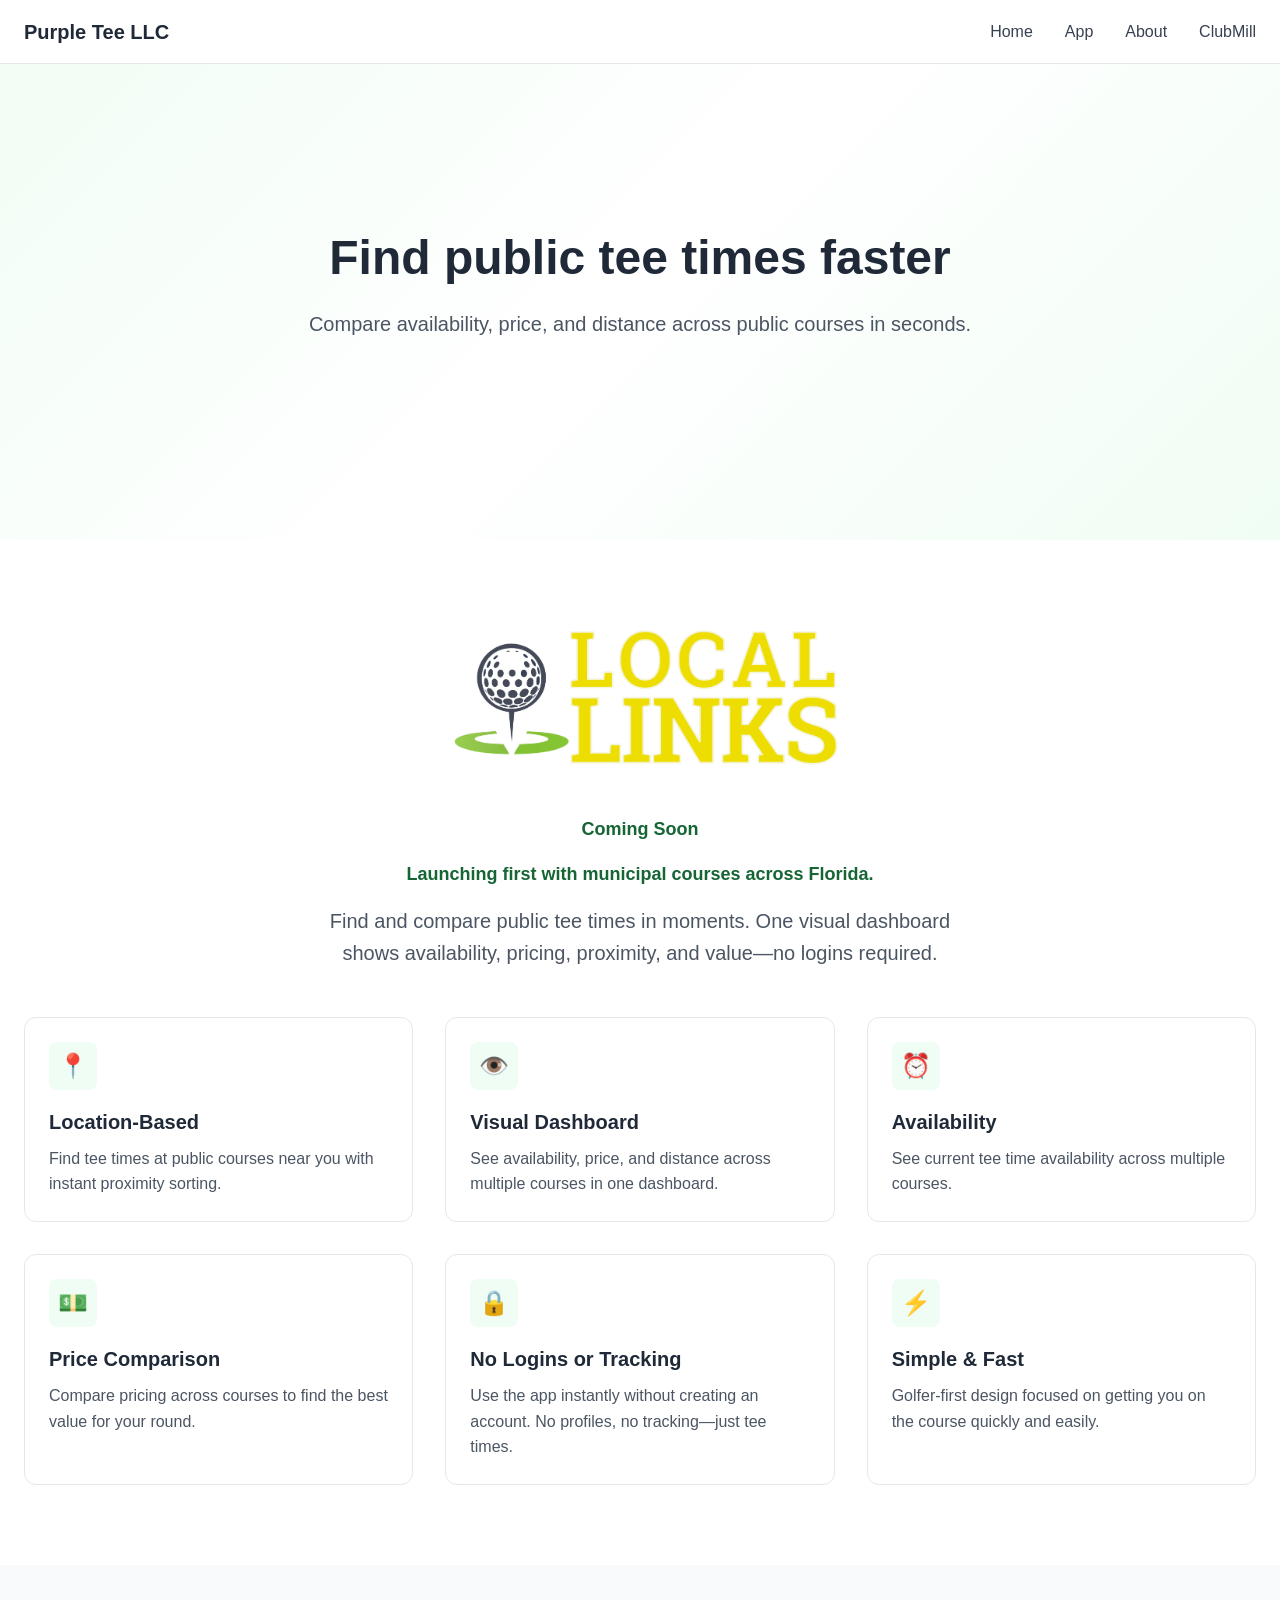
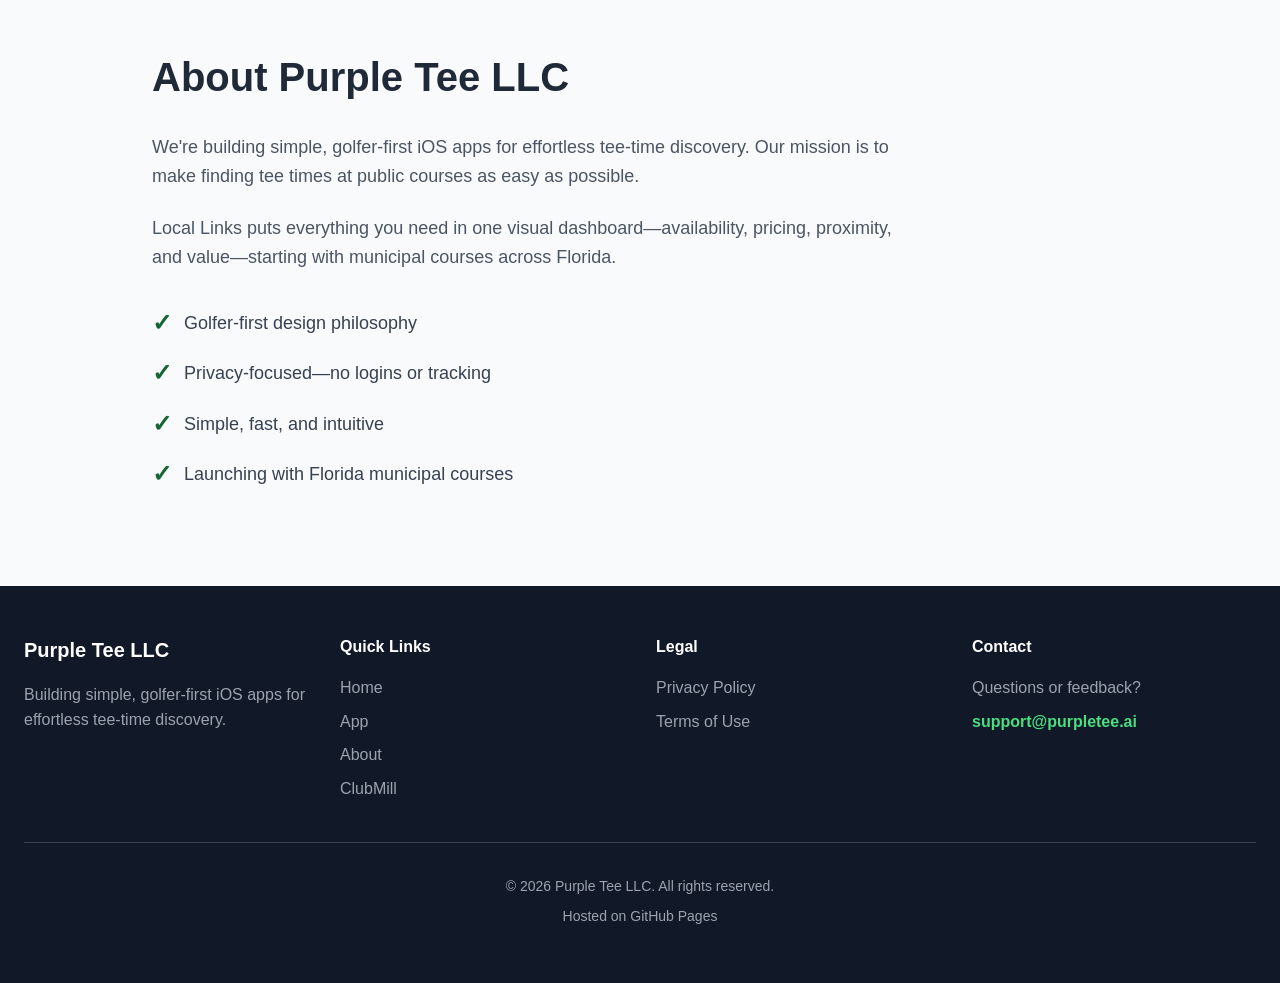
<file: index.html>
<!DOCTYPE html>
<html lang="en">
<head>
    <meta charset="UTF-8">
    <meta name="viewport" content="width=device-width, initial-scale=1.0">

    <meta name="description" content="Purple Tee LLC - Find and compare public tee times across Florida municipal golf courses.">

    <title>Purple Tee LLC - Golf Tee Time Discovery</title>

    <link rel="canonical" href="https://purpletee.ai/">

    <meta name="referrer" content="strict-origin-when-cross-origin">

    <meta http-equiv="Content-Security-Policy"
          content="default-src 'self'; script-src 'self'; style-src 'self' 'unsafe-inline'; img-src 'self'; object-src 'none'; base-uri 'self'; form-action 'self'; upgrade-insecure-requests">

    <link rel="stylesheet" href="styles.css">
</head>

<body>

<header class="header">
    <div class="container header-container">

        <div class="logo">Purple Tee LLC</div>

        <nav class="nav" id="nav">
            <a href="#home" class="nav-link">Home</a>
            <a href="#app" class="nav-link">App</a>
            <a href="#about" class="nav-link">About</a>
            <a href="clubmill.html" class="nav-link">ClubMill</a>
        </nav>

        <button class="menu-toggle" id="menuToggle" aria-label="Toggle menu">
            <span class="menu-icon"></span>
        </button>

    </div>
</header>


<main>

<section id="home" class="hero">

    <div class="hero-bg"></div>

    <div class="container hero-container">
        <div class="hero-content">

            <h1 class="hero-title">
                Find public tee times faster
            </h1>

            <p class="hero-subtitle">
                Compare availability, price, and distance across public courses in seconds.
            </p>

        </div>
    </div>

</section>


<section id="app" class="app-section">

    <div class="container">

        <div class="app-header">

            <div class="logo-container">
                <img src="assets/logo.png"
                     alt="Local Links - Golf Tee Time Discovery App"
                     class="app-logo">
            </div>

            <p class="coming-soon">Coming Soon</p>

            <p class="coming-soon">
                Launching first with municipal courses across Florida.
            </p>

            <p class="app-description">
                Find and compare public tee times in moments.
                One visual dashboard shows availability, pricing,
                proximity, and value—no logins required.
            </p>

        </div>


        <div class="features-grid">

            <div class="feature-card">
                <div class="feature-icon">📍</div>
                <h3 class="feature-title">Location-Based</h3>
                <p class="feature-description">
                    Find tee times at public courses near you with instant proximity sorting.
                </p>
            </div>

            <div class="feature-card">
                <div class="feature-icon">👁️</div>
                <h3 class="feature-title">Visual Dashboard</h3>
                <p class="feature-description">
                    See availability, price, and distance across multiple courses in one dashboard.
                </p>
            </div>

            <div class="feature-card">
                <div class="feature-icon">⏰</div>
                <h3 class="feature-title">Availability</h3>
                <p class="feature-description">
                    See current tee time availability across multiple courses.
                </p>
            </div>

            <div class="feature-card">
                <div class="feature-icon">💵</div>
                <h3 class="feature-title">Price Comparison</h3>
                <p class="feature-description">
                    Compare pricing across courses to find the best value for your round.
                </p>
            </div>

            <div class="feature-card">
                <div class="feature-icon">🔒</div>
                <h3 class="feature-title">No Logins or Tracking</h3>
                <p class="feature-description">
                    Use the app instantly without creating an account.
                    No profiles, no tracking—just tee times.
                </p>
            </div>

            <div class="feature-card">
                <div class="feature-icon">⚡</div>
                <h3 class="feature-title">Simple & Fast</h3>
                <p class="feature-description">
                    Golfer-first design focused on getting you on the course quickly and easily.
                </p>
            </div>

        </div>

    </div>

</section>


<section id="about" class="about-section">

    <div class="container about-container">

        <div class="about-content">

            <h2 class="about-title">About Purple Tee LLC</h2>

            <p class="about-text">
                We're building simple, golfer-first iOS apps for effortless tee-time discovery.
                Our mission is to make finding tee times at public courses as easy as possible.
            </p>

            <p class="about-text">
                Local Links puts everything you need in one visual dashboard—availability,
                pricing, proximity, and value—starting with municipal courses across Florida.
            </p>

            <ul class="highlights-list">

                <li class="highlight-item">
                    <span class="checkmark">✓</span>
                    <span>Golfer-first design philosophy</span>
                </li>

                <li class="highlight-item">
                    <span class="checkmark">✓</span>
                    <span>Privacy-focused—no logins or tracking</span>
                </li>

                <li class="highlight-item">
                    <span class="checkmark">✓</span>
                    <span>Simple, fast, and intuitive</span>
                </li>

                <li class="highlight-item">
                    <span class="checkmark">✓</span>
                    <span>Launching with Florida municipal courses</span>
                </li>

            </ul>

        </div>

    </div>

</section>

</main>


<footer class="footer">

    <div class="container footer-container">

        <div class="footer-grid">

            <div class="footer-section">
                <div class="footer-logo">Purple Tee LLC</div>

                <p class="footer-description">
                    Building simple, golfer-first iOS apps for effortless tee-time discovery.
                </p>
            </div>


            <div class="footer-section">
                <h4 class="footer-heading">Quick Links</h4>

                <ul class="footer-links">
                    <li><a href="#home">Home</a></li>
                    <li><a href="#app">App</a></li>
                    <li><a href="#about">About</a></li>
                    <li><a href="clubmill.html">ClubMill</a></li>
                </ul>
            </div>


            <div class="footer-section">
                <h4 class="footer-heading">Legal</h4>

                <ul class="footer-links">
                    <li><a href="privacy-policy.html">Privacy Policy</a></li>
                    <li><a href="terms-of-service.html">Terms of Use</a></li>
                </ul>
            </div>


            <div class="footer-section">
                <h4 class="footer-heading">Contact</h4>

                <p class="footer-text">Questions or feedback?</p>

                <a href="mailto:support@purpletee.ai"
                   class="footer-email">support@purpletee.ai</a>
            </div>

        </div>


        <div class="footer-bottom">
            <p>&copy; 2026 Purple Tee LLC. All rights reserved.</p>
            <p>Hosted on GitHub Pages</p>
        </div>

    </div>

</footer>


<script>

const menuToggle = document.getElementById('menuToggle');
const nav = document.getElementById('nav');

menuToggle.addEventListener('click', function() {
    nav.classList.toggle('active');
    this.classList.toggle('active');
});

document.querySelectorAll('.nav-link').forEach(link => {
    link.addEventListener('click', function() {
        nav.classList.remove('active');
        menuToggle.classList.remove('active');
    });
});

document.querySelectorAll('a[href^="#"]').forEach(anchor => {
    anchor.addEventListener('click', function (e) {

        e.preventDefault();

        const target = document.querySelector(this.getAttribute('href'));

        if (target) {
            target.scrollIntoView({
                behavior: 'smooth',
                block: 'start'
            });
        }

    });
});

</script>

</body>
</html>
</file>
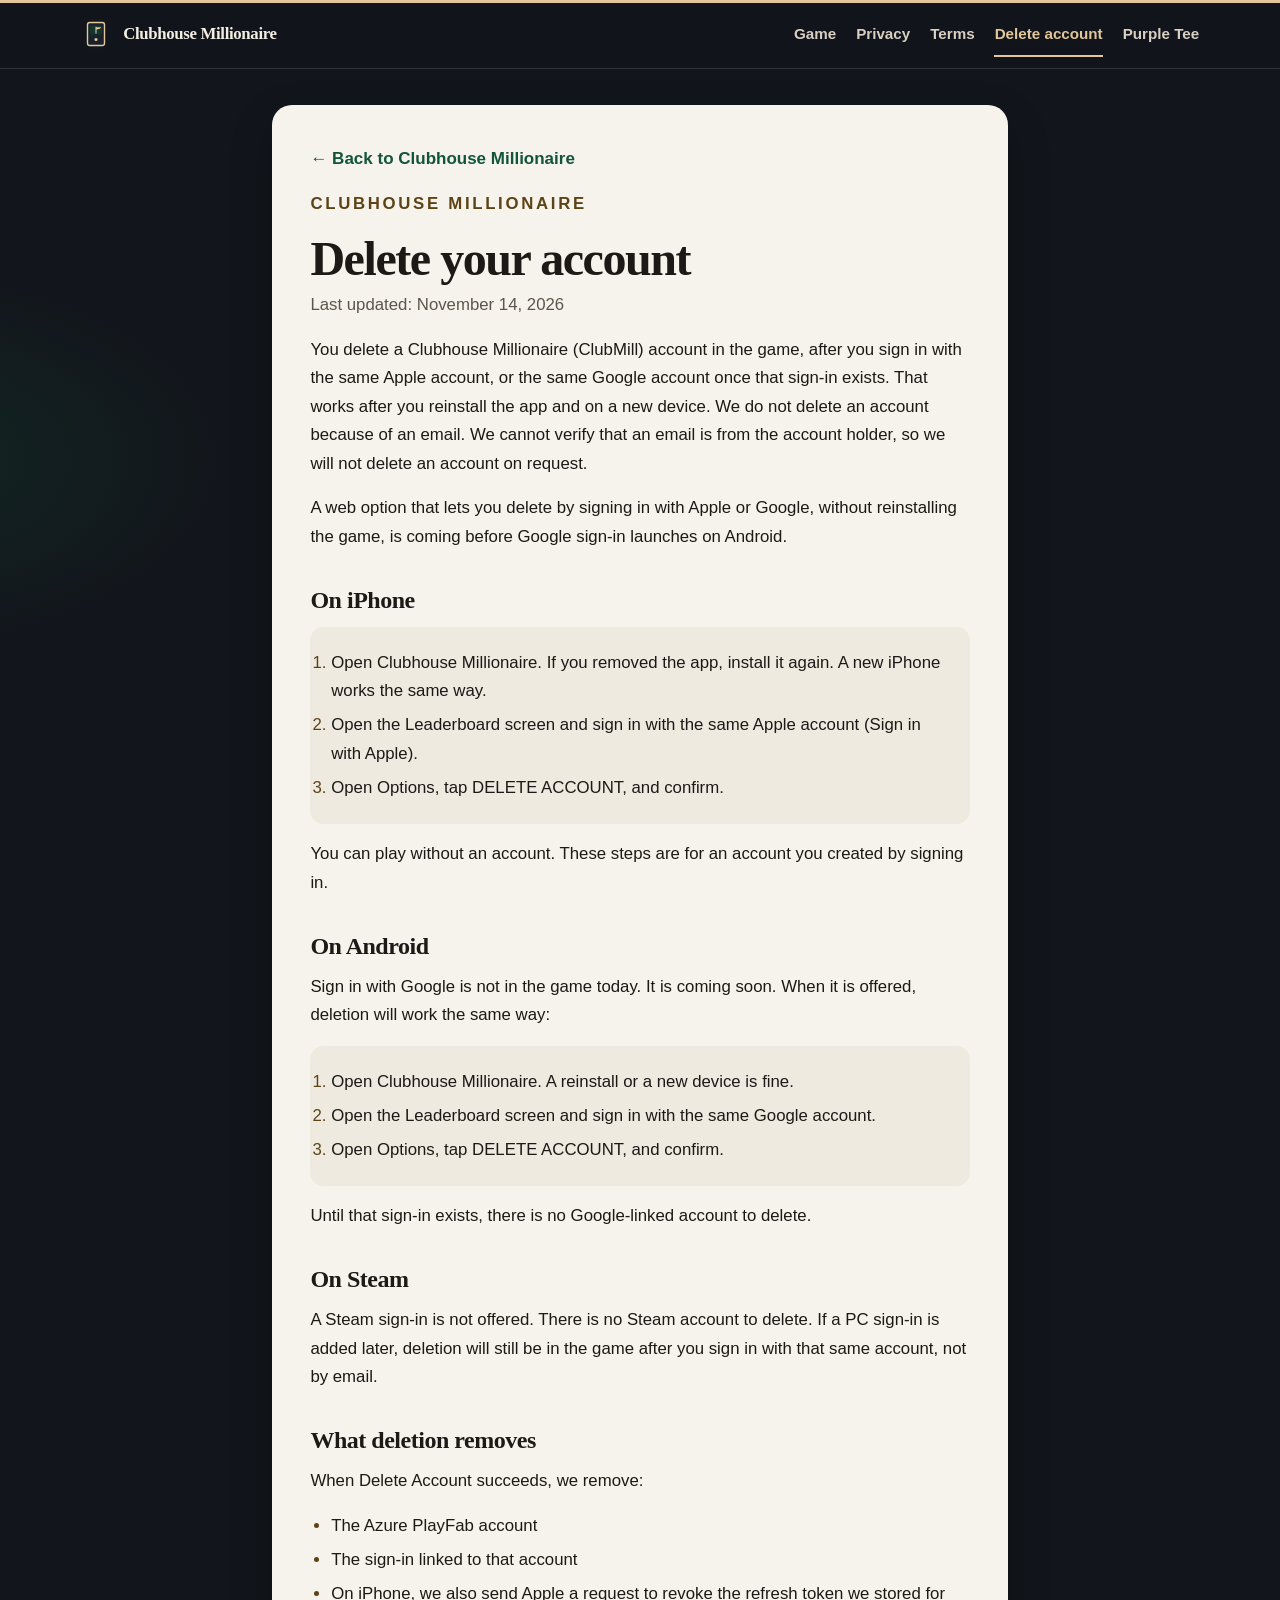
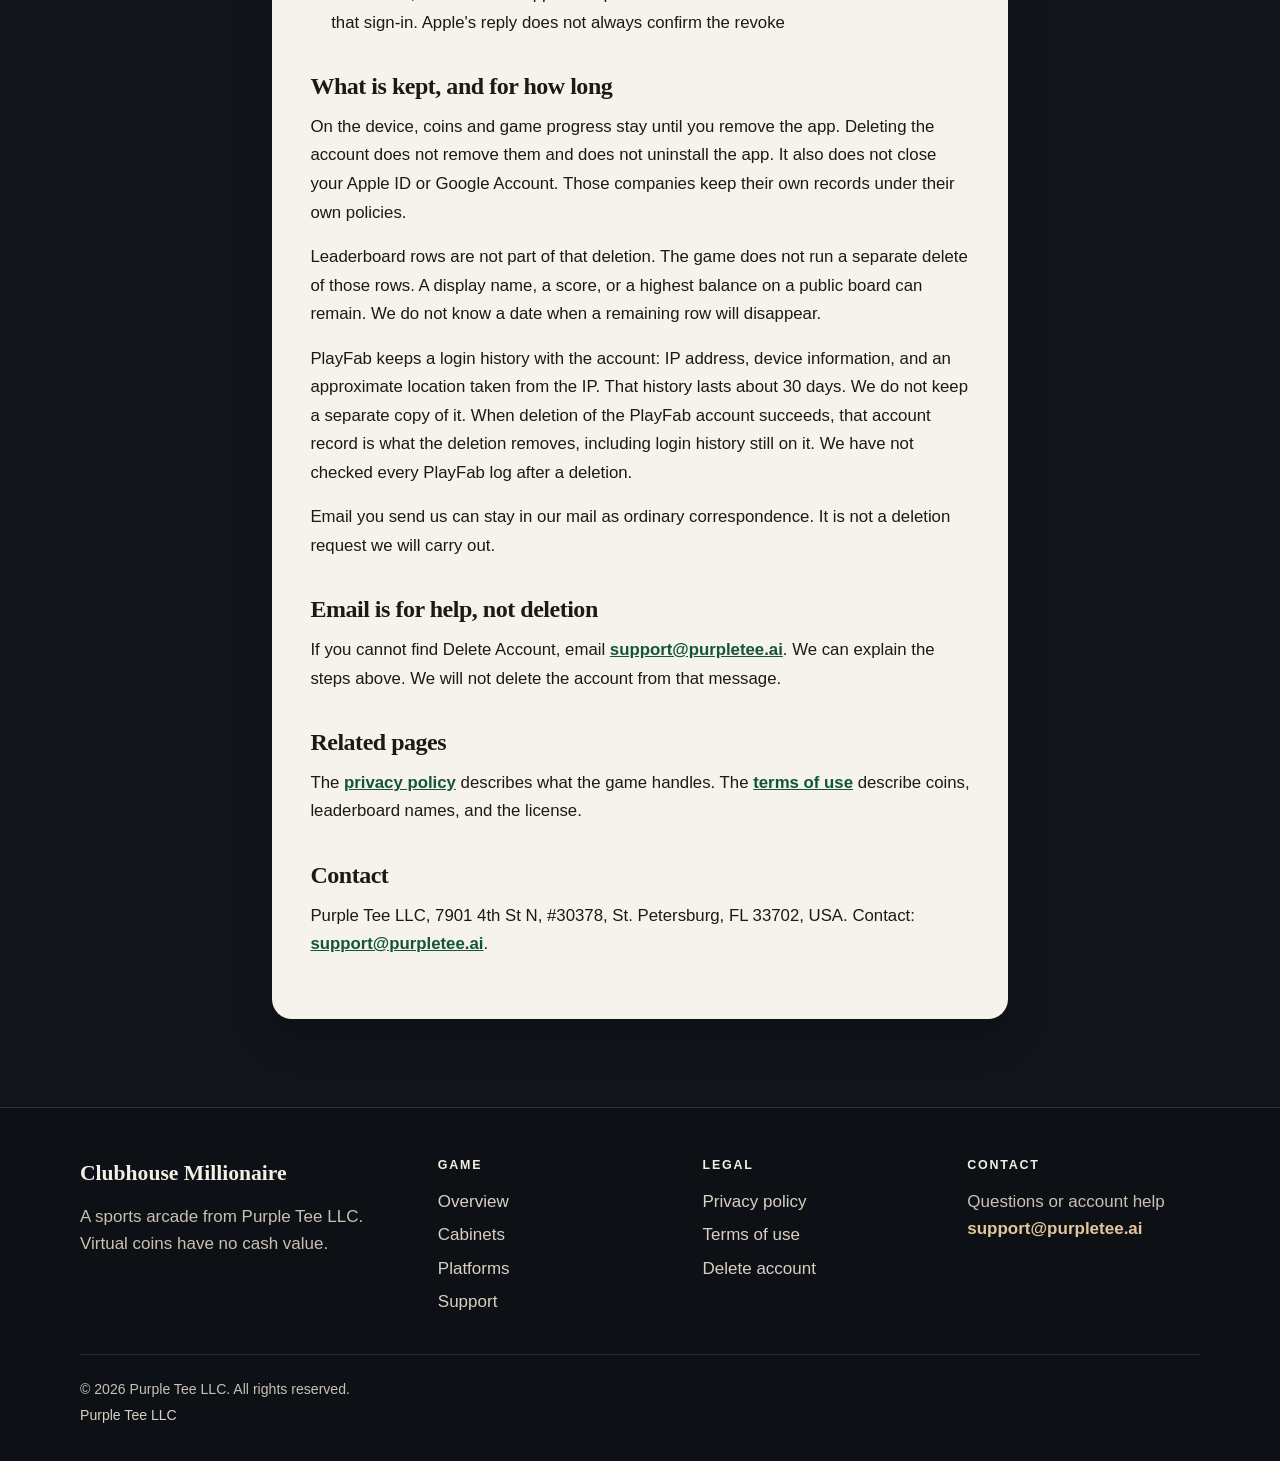
<file: clubmill-delete-account.html>
<!DOCTYPE html>
<html lang="en">
<head>
    <meta charset="UTF-8">
    <meta name="viewport" content="width=device-width, initial-scale=1.0">
    <meta name="description" content="How to delete your Clubhouse Millionaire account in the game. Purple Tee LLC does not delete an account from an email.">
    <title>Delete Your Clubhouse Millionaire Account</title>
    <link rel="canonical" href="https://purpletee.ai/clubmill-delete-account.html">
    <meta name="referrer" content="strict-origin-when-cross-origin">
    <meta name="theme-color" content="#12161c">
    <meta http-equiv="Content-Security-Policy" content="default-src 'self'; script-src 'self'; style-src 'self'; img-src 'self'; object-src 'none'; base-uri 'self'; form-action 'self'; upgrade-insecure-requests">
    <link rel="icon" href="assets/clubmill/mark.svg" type="image/svg+xml">
    <link rel="stylesheet" href="clubmill.css">
</head>
<body class="cm">
    <a class="skip" href="#content">Skip to content</a>

    <header class="site-header">
        <div class="wrap header-inner">
            <a class="wordmark" href="clubmill.html">
                <img src="assets/clubmill/mark.svg" alt="" width="32" height="32">
                Clubhouse Millionaire
            </a>
            <nav class="site-nav" aria-label="Clubhouse Millionaire">
                <a href="clubmill.html">Game</a>
                <a href="clubmill-privacy.html">Privacy</a>
                <a href="clubmill-terms.html">Terms</a>
                <span class="nav-break" aria-hidden="true"></span>
                <a href="clubmill-delete-account.html" aria-current="page">Delete account</a>
                <a href="index.html">Purple Tee</a>
            </nav>
        </div>
    </header>

    <main id="content" class="page-intro">
        <article class="doc">
            <a class="back-link" href="clubmill.html">&larr; Back to Clubhouse Millionaire</a>
            <p class="kicker">Clubhouse Millionaire</p>
            <h1>Delete your account</h1>
            <p class="updated">Last updated: November 14, 2026</p>

            <p>You delete a Clubhouse Millionaire (ClubMill) account in the game, after you sign in with the same Apple account, or the same Google account once that sign-in exists. That works after you reinstall the app and on a new device. We do not delete an account because of an email. We cannot verify that an email is from the account holder, so we will not delete an account on request.</p>
            <p>A web option that lets you delete by signing in with Apple or Google, without reinstalling the game, is coming before Google sign-in launches on Android.</p>

            <section>
                <h2>On iPhone</h2>
                <ol class="steps">
                    <li>Open Clubhouse Millionaire. If you removed the app, install it again. A new iPhone works the same way.</li>
                    <li>Open the Leaderboard screen and sign in with the same Apple account (Sign in with Apple).</li>
                    <li>Open Options, tap DELETE ACCOUNT, and confirm.</li>
                </ol>
                <p>You can play without an account. These steps are for an account you created by signing in.</p>
            </section>

            <section>
                <h2>On Android</h2>
                <p>Sign in with Google is not in the game today. It is coming soon. When it is offered, deletion will work the same way:</p>
                <ol class="steps">
                    <li>Open Clubhouse Millionaire. A reinstall or a new device is fine.</li>
                    <li>Open the Leaderboard screen and sign in with the same Google account.</li>
                    <li>Open Options, tap DELETE ACCOUNT, and confirm.</li>
                </ol>
                <p>Until that sign-in exists, there is no Google-linked account to delete.</p>
            </section>

            <section>
                <h2>On Steam</h2>
                <p>A Steam sign-in is not offered. There is no Steam account to delete. If a PC sign-in is added later, deletion will still be in the game after you sign in with that same account, not by email.</p>
            </section>

            <section>
                <h2>What deletion removes</h2>
                <p>When Delete Account succeeds, we remove:</p>
                <ul>
                    <li>The Azure PlayFab account</li>
                    <li>The sign-in linked to that account</li>
                    <li>On iPhone, we also send Apple a request to revoke the refresh token we stored for that sign-in. Apple's reply does not always confirm the revoke</li>
                </ul>
            </section>

            <section>
                <h2>What is kept, and for how long</h2>
                <p>On the device, coins and game progress stay until you remove the app. Deleting the account does not remove them and does not uninstall the app. It also does not close your Apple ID or Google Account. Those companies keep their own records under their own policies.</p>
                <p>Leaderboard rows are not part of that deletion. The game does not run a separate delete of those rows. A display name, a score, or a highest balance on a public board can remain. We do not know a date when a remaining row will disappear.</p>
                <p>PlayFab keeps a login history with the account: IP address, device information, and an approximate location taken from the IP. That history lasts about 30 days. We do not keep a separate copy of it. When deletion of the PlayFab account succeeds, that account record is what the deletion removes, including login history still on it. We have not checked every PlayFab log after a deletion.</p>
                <p>Email you send us can stay in our mail as ordinary correspondence. It is not a deletion request we will carry out.</p>
            </section>

            <section>
                <h2>Email is for help, not deletion</h2>
                <p>If you cannot find Delete Account, email <a href="mailto:support@purpletee.ai">support@purpletee.ai</a>. We can explain the steps above. We will not delete the account from that message.</p>
            </section>

            <section>
                <h2>Related pages</h2>
                <p>The <a href="clubmill-privacy.html">privacy policy</a> describes what the game handles. The <a href="clubmill-terms.html">terms of use</a> describe coins, leaderboard names, and the license.</p>
            </section>

            <section>
                <h2>Contact</h2>
                <p>Purple Tee LLC, 7901 4th St N, #30378, St. Petersburg, FL 33702, USA. Contact: <a href="mailto:support@purpletee.ai">support@purpletee.ai</a>.</p>
            </section>
        </article>
    </main>

    <footer class="site-footer">
        <div class="wrap footer-grid">
            <div>
                <p class="footer-brand">Clubhouse Millionaire</p>
                <p>A sports arcade from Purple Tee LLC. Virtual coins have no cash value.</p>
            </div>
            <nav aria-label="Game">
                <p class="footer-label">Game</p>
                <ul>
                    <li><a href="clubmill.html">Overview</a></li>
                    <li><a href="clubmill.html#cabinets">Cabinets</a></li>
                    <li><a href="clubmill.html#platforms">Platforms</a></li>
                    <li><a href="clubmill.html#support">Support</a></li>
                </ul>
            </nav>
            <nav aria-label="Legal">
                <p class="footer-label">Legal</p>
                <ul>
                    <li><a href="clubmill-privacy.html">Privacy policy</a></li>
                    <li><a href="clubmill-terms.html">Terms of use</a></li>
                    <li><a href="clubmill-delete-account.html">Delete account</a></li>
                </ul>
            </nav>
            <div>
                <p class="footer-label">Contact</p>
                <p>Questions or account help</p>
                <p><a class="footer-email" href="mailto:support@purpletee.ai">support@purpletee.ai</a></p>
            </div>
        </div>
        <div class="wrap footer-bottom">
            <p>&copy; 2026 Purple Tee LLC. All rights reserved.</p>
            <p><a href="index.html">Purple Tee LLC</a></p>
        </div>
    </footer>
</body>
</html>
</file>
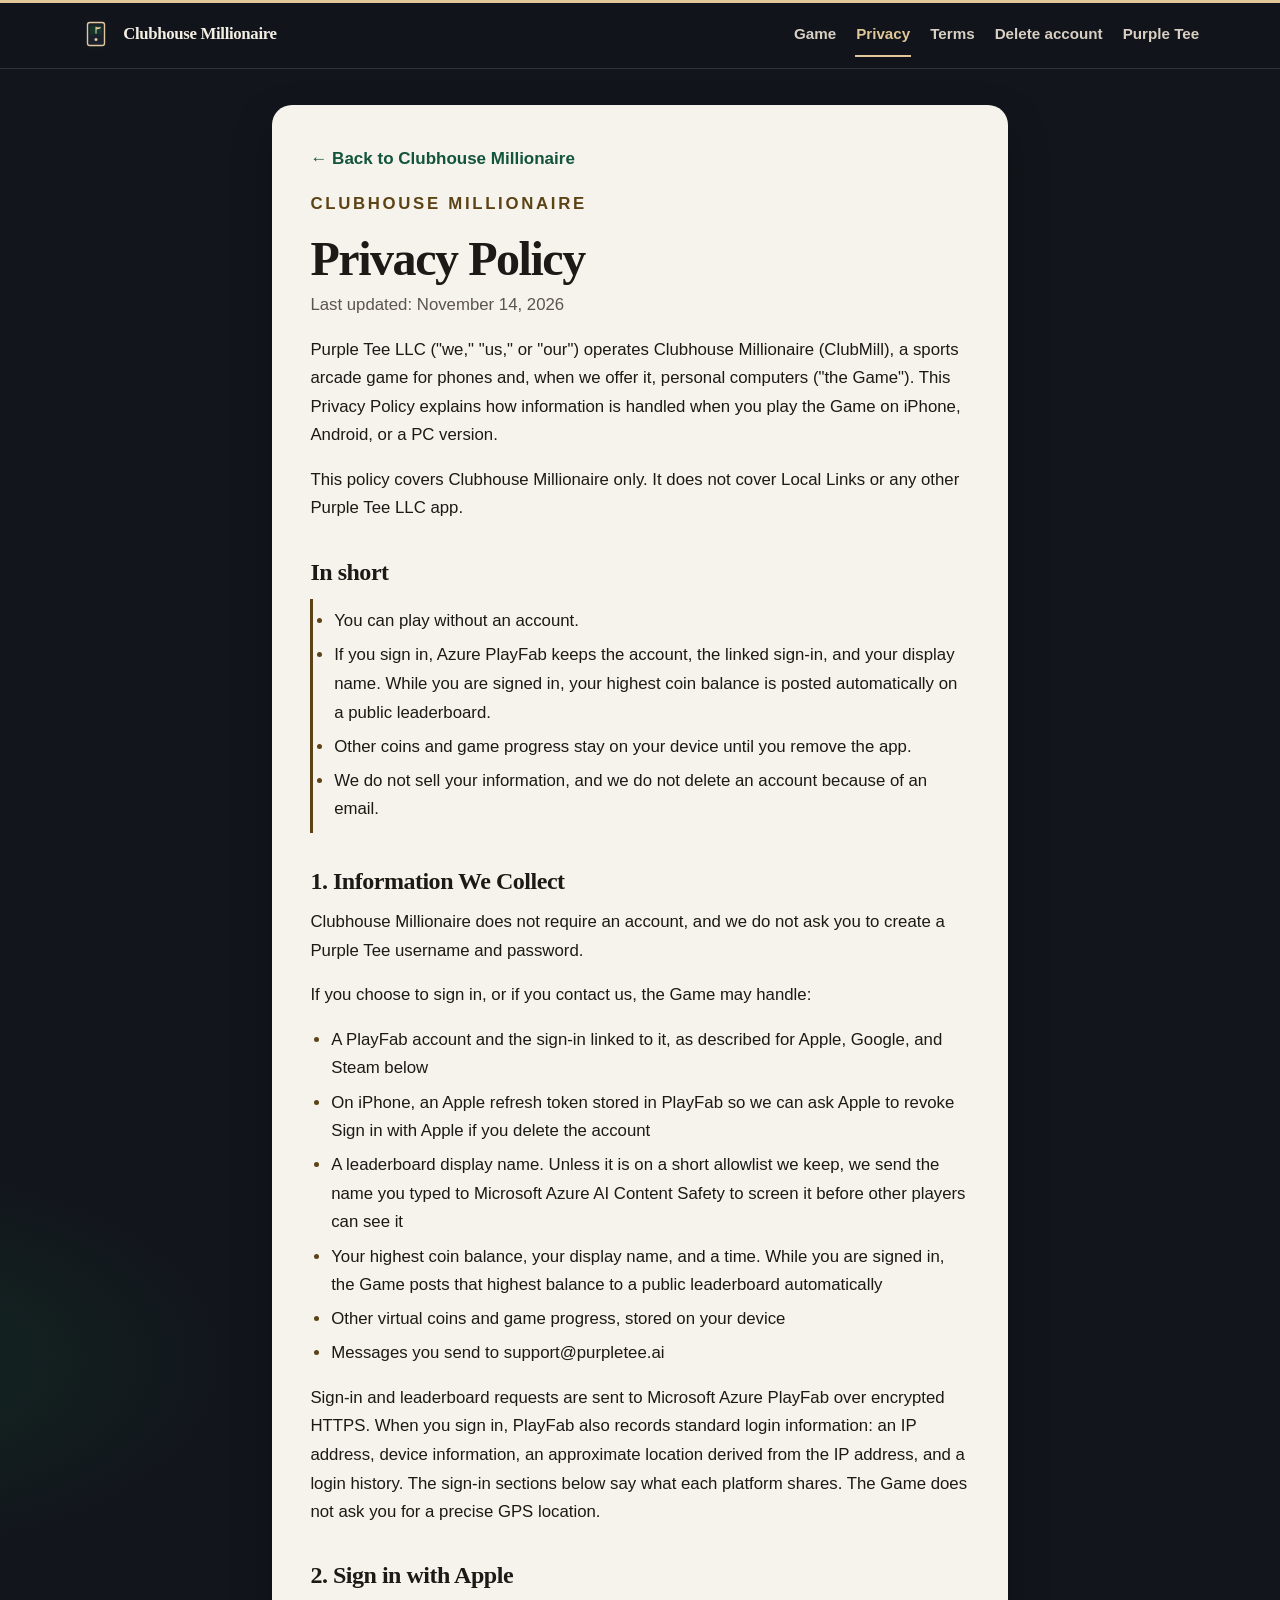
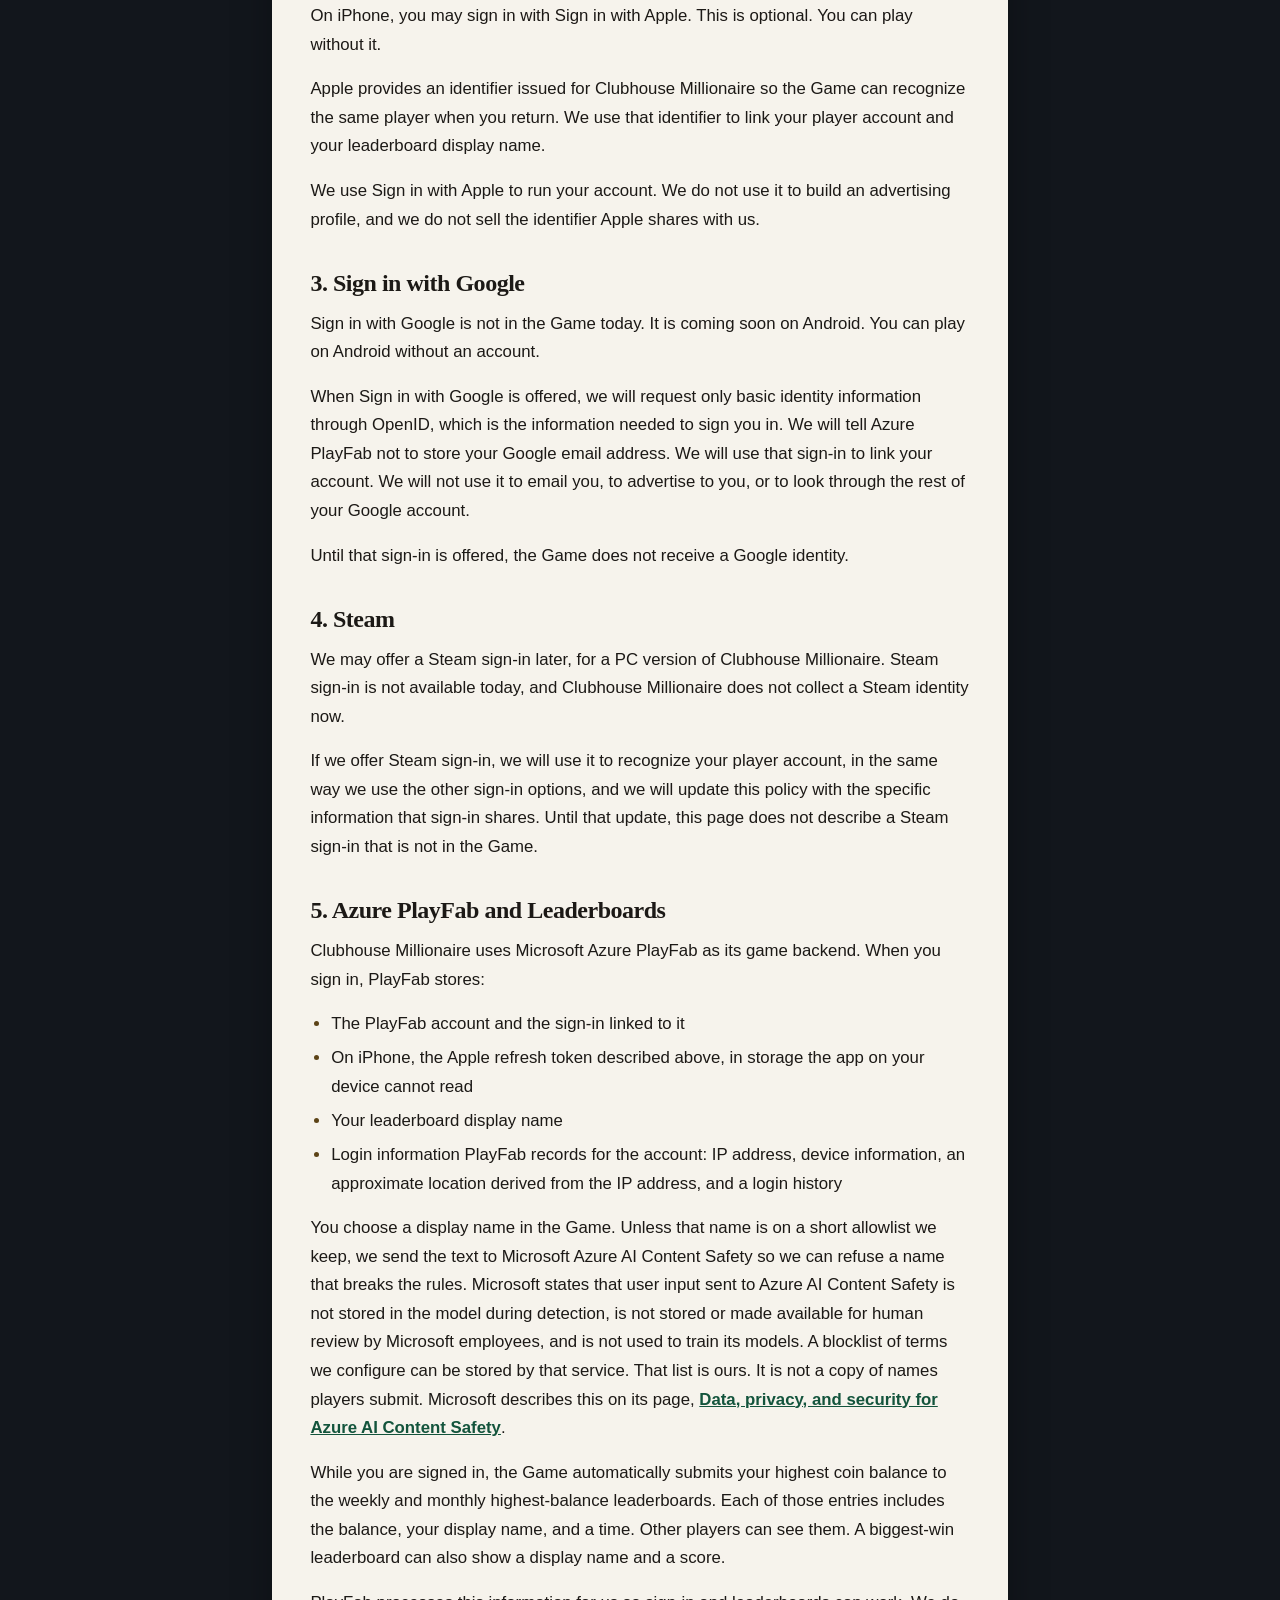
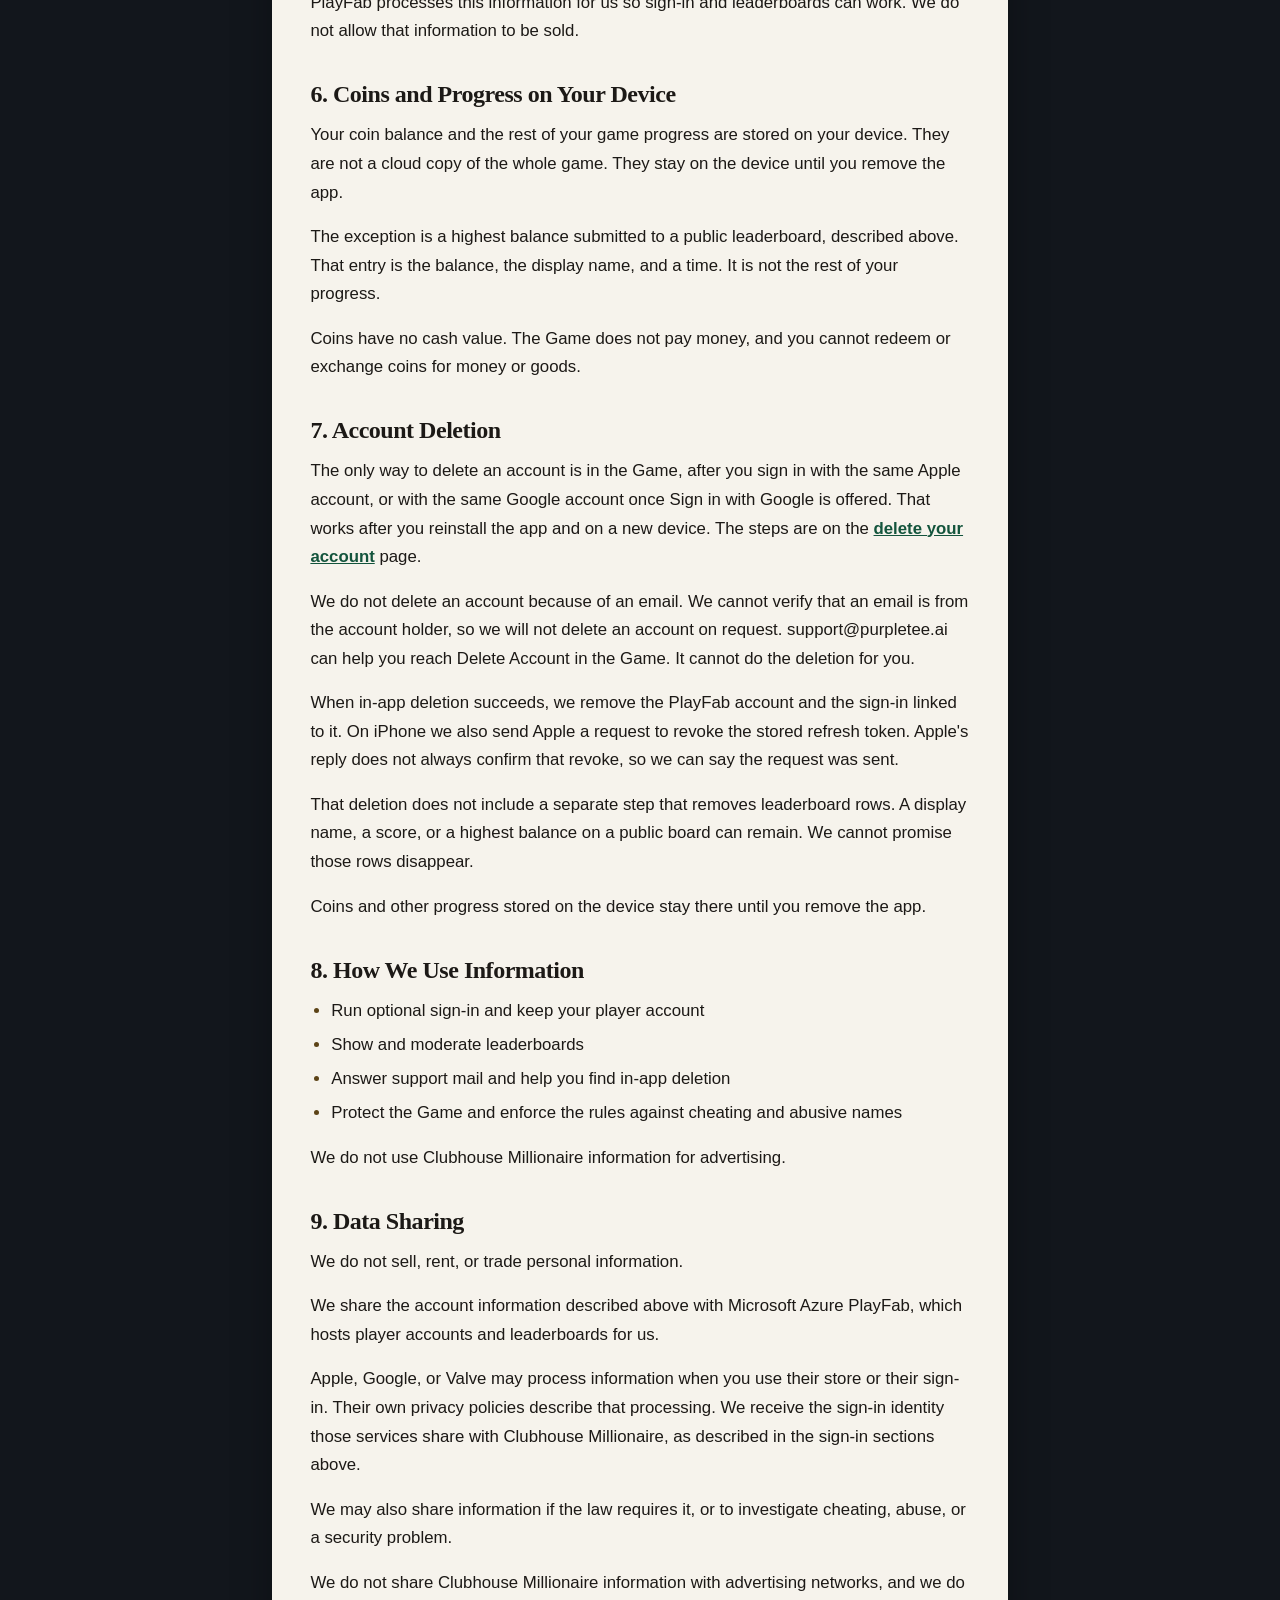
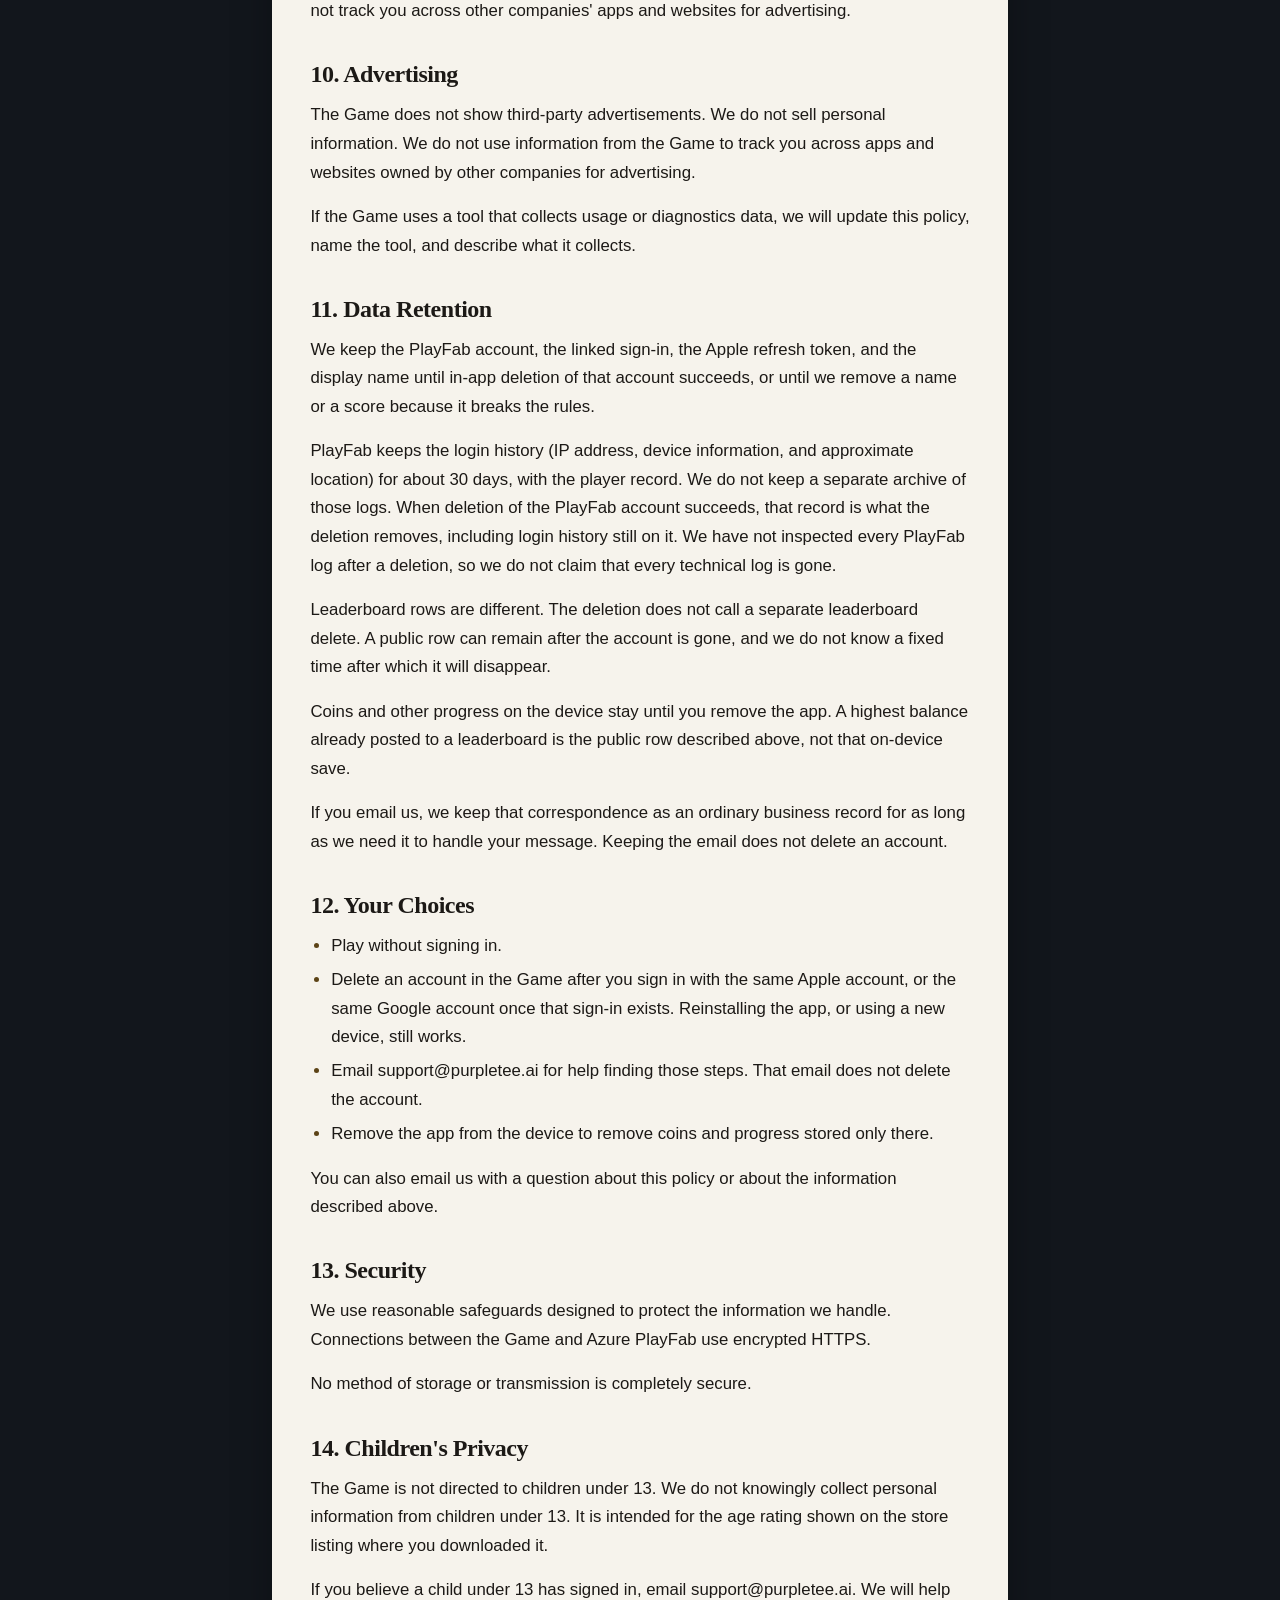
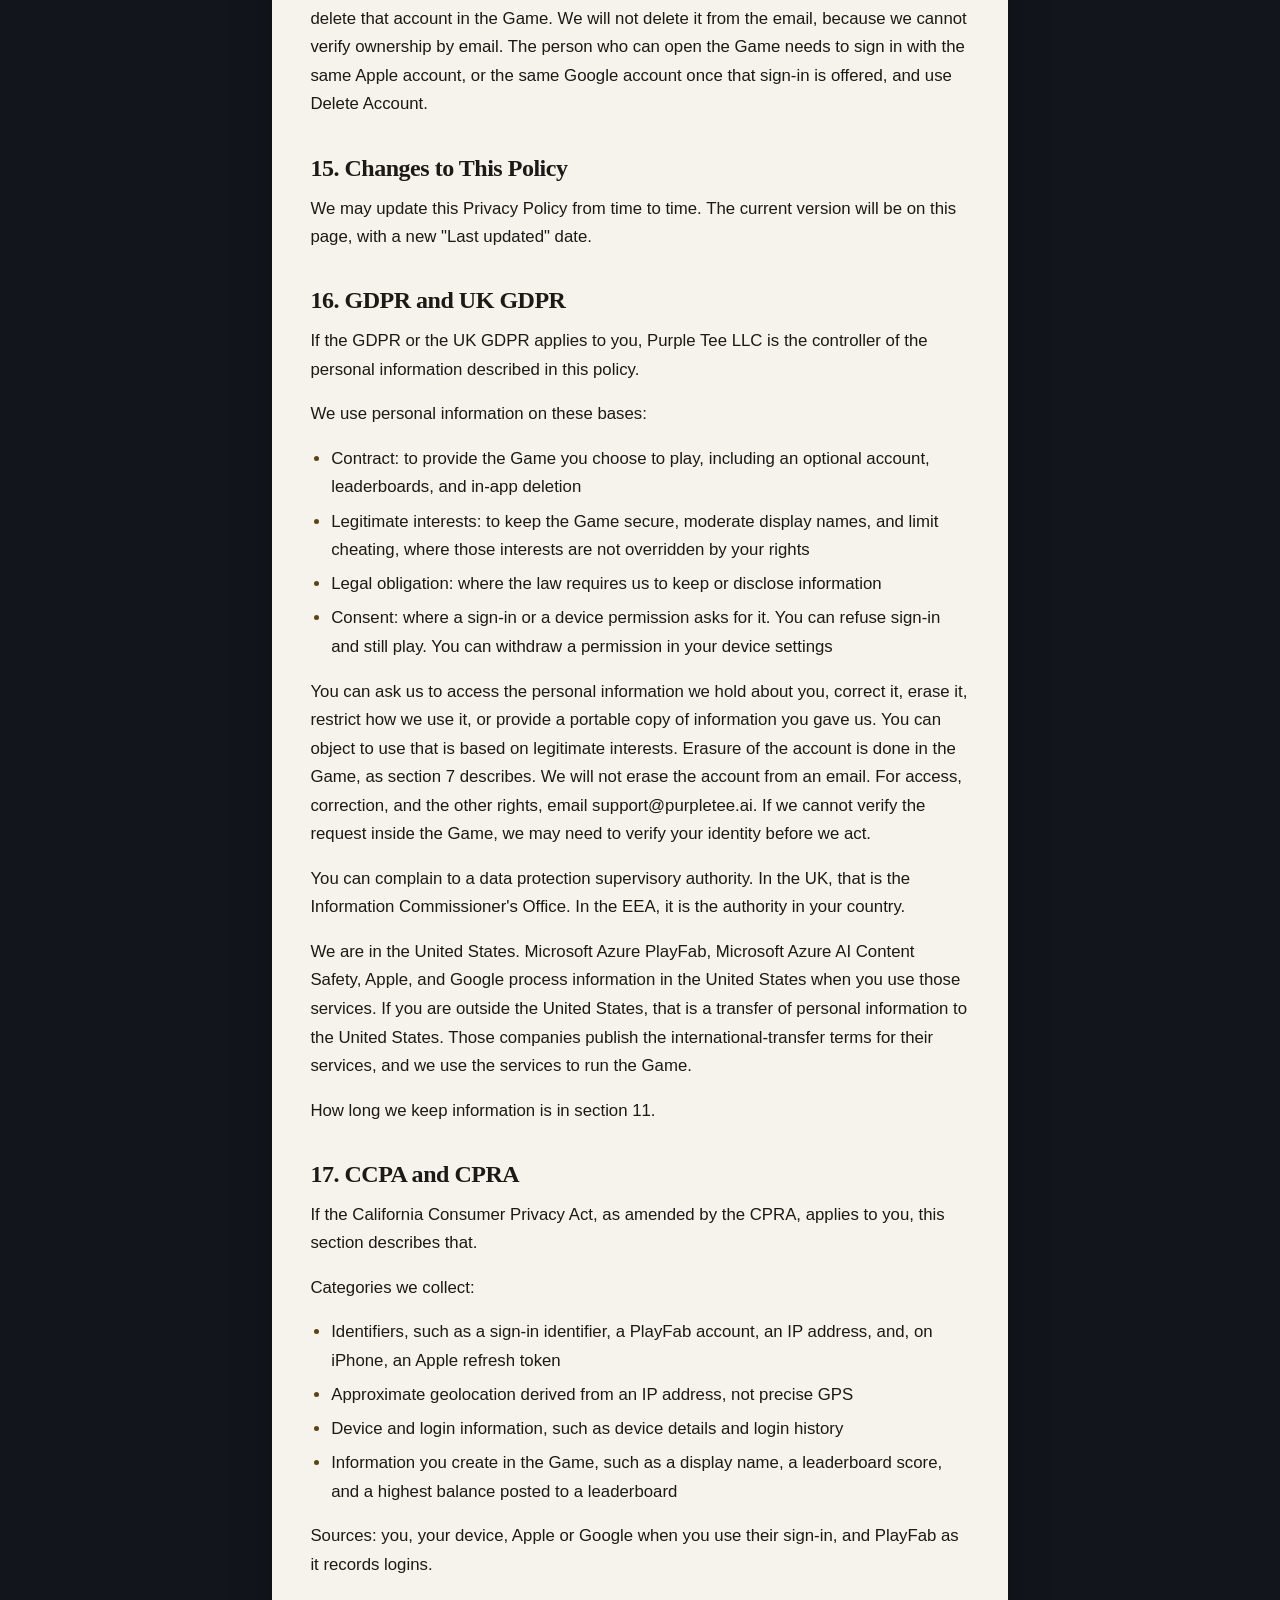
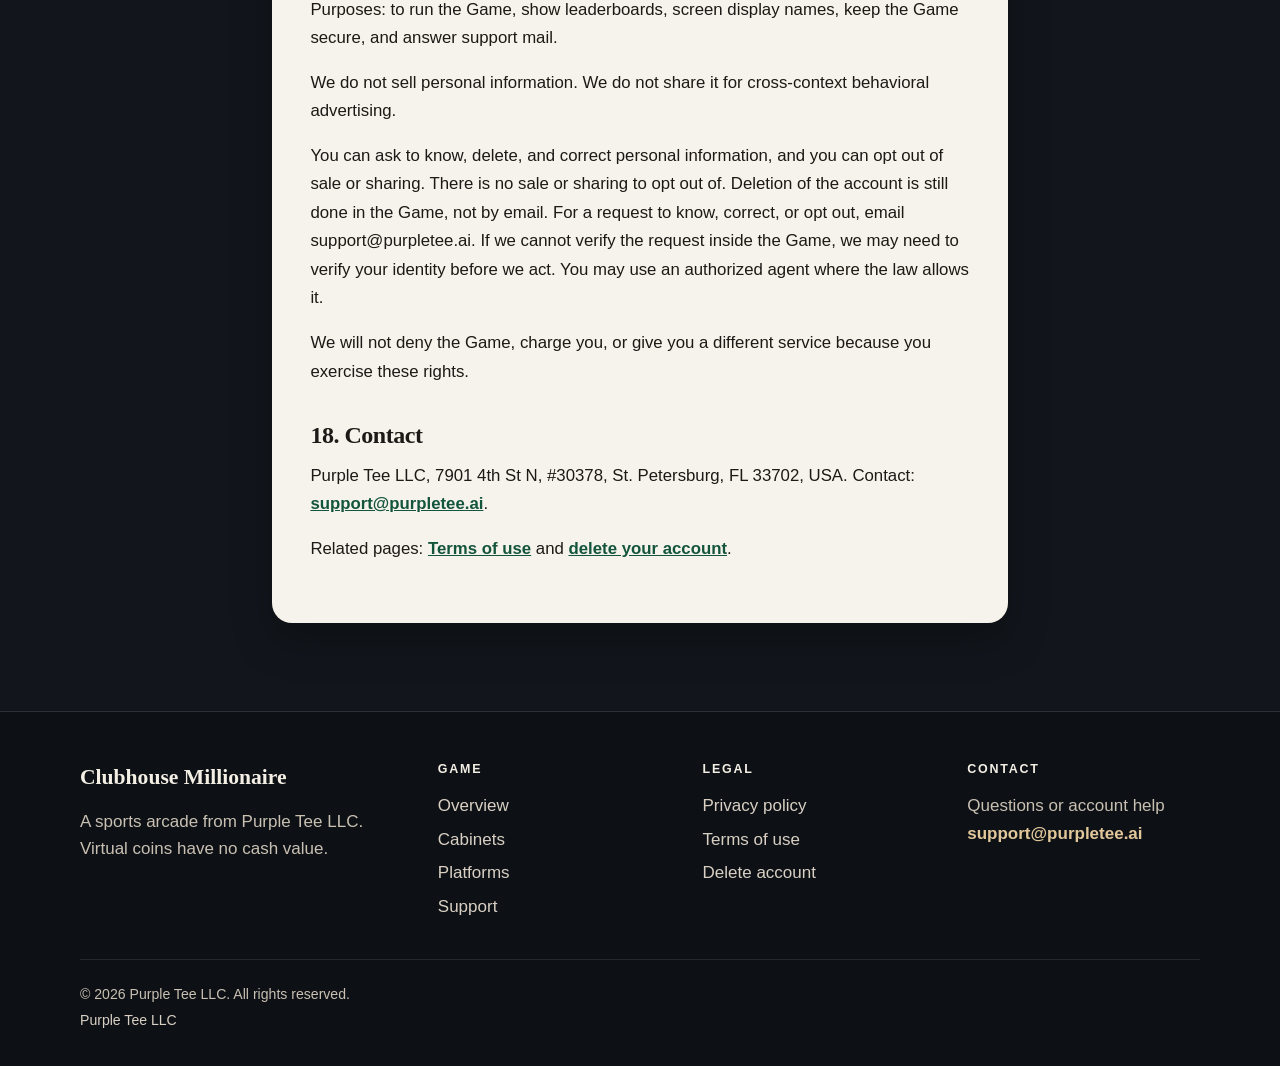
<file: clubmill-privacy.html>
<!DOCTYPE html>
<html lang="en">
<head>
    <meta charset="UTF-8">
    <meta name="viewport" content="width=device-width, initial-scale=1.0">
    <meta name="description" content="Privacy policy for Clubhouse Millionaire, a game from Purple Tee LLC. Covers Sign in with Apple, planned Sign in with Google, Steam, and Azure PlayFab.">
    <title>Privacy Policy — Clubhouse Millionaire</title>
    <link rel="canonical" href="https://purpletee.ai/clubmill-privacy.html">
    <meta name="referrer" content="strict-origin-when-cross-origin">
    <meta name="theme-color" content="#12161c">
    <meta http-equiv="Content-Security-Policy" content="default-src 'self'; script-src 'self'; style-src 'self'; img-src 'self'; object-src 'none'; base-uri 'self'; form-action 'self'; upgrade-insecure-requests">
    <link rel="icon" href="assets/clubmill/mark.svg" type="image/svg+xml">
    <link rel="stylesheet" href="clubmill.css">
</head>
<body class="cm">
    <a class="skip" href="#content">Skip to content</a>

    <header class="site-header">
        <div class="wrap header-inner">
            <a class="wordmark" href="clubmill.html">
                <img src="assets/clubmill/mark.svg" alt="" width="32" height="32">
                Clubhouse Millionaire
            </a>
            <nav class="site-nav" aria-label="Clubhouse Millionaire">
                <a href="clubmill.html">Game</a>
                <a href="clubmill-privacy.html" aria-current="page">Privacy</a>
                <a href="clubmill-terms.html">Terms</a>
                <span class="nav-break" aria-hidden="true"></span>
                <a href="clubmill-delete-account.html">Delete account</a>
                <a href="index.html">Purple Tee</a>
            </nav>
        </div>
    </header>

    <main id="content" class="page-intro">
        <!-- TODO(Allen): Before go-live, confirm this data list against the store questionnaires and strip these TODO comments.
             Analytics is not named on this page, and the page does not say analytics is off. Decide that separately, then update this policy.
             Known and written into the public text:
             PlayFab account, linked sign-in, Apple refresh token (revoked on in-app deletion), display name sent to Azure AI Content Safety, highest balance on the weekly and monthly highest-balance leaderboards (public: balance, display name, time).
             PlayFab login data: IP, device, approximate location, about 30 days of login history, from docs/DATA-COLLECTION.md. Not re-checked in the PlayFab console for this edit.
             Coins and other progress stay on the device until the app is removed. Leaderboard rows are not explicitly deleted. A public row can remain.
             Google sign-in is not shipped. The section describes how it will work.
             Steam sign-in is not live. That section stays general.
             Account deletion is in the app only. Email does not delete an account. -->
        <article class="doc">
            <a class="back-link" href="clubmill.html">&larr; Back to Clubhouse Millionaire</a>
            <p class="kicker">Clubhouse Millionaire</p>
            <h1>Privacy Policy</h1>
            <p class="updated">Last updated: November 14, 2026</p>

            <p>Purple Tee LLC ("we," "us," or "our") operates Clubhouse Millionaire (ClubMill), a sports arcade game for phones and, when we offer it, personal computers ("the Game"). This Privacy Policy explains how information is handled when you play the Game on iPhone, Android, or a PC version.</p>

            <p>This policy covers Clubhouse Millionaire only. It does not cover Local Links or any other Purple Tee LLC app.</p>

            <h2>In short</h2>
            <ul class="summary">
                <li>You can play without an account.</li>
                <li>If you sign in, Azure PlayFab keeps the account, the linked sign-in, and your display name. While you are signed in, your highest coin balance is posted automatically on a public leaderboard.</li>
                <li>Other coins and game progress stay on your device until you remove the app.</li>
                <li>We do not sell your information, and we do not delete an account because of an email.</li>
            </ul>

            <section>
                <h2>1. Information We Collect</h2>
                <p>Clubhouse Millionaire does not require an account, and we do not ask you to create a Purple Tee username and password.</p>
                <p>If you choose to sign in, or if you contact us, the Game may handle:</p>
                <ul>
                    <li>A PlayFab account and the sign-in linked to it, as described for Apple, Google, and Steam below</li>
                    <li>On iPhone, an Apple refresh token stored in PlayFab so we can ask Apple to revoke Sign in with Apple if you delete the account</li>
                    <li>A leaderboard display name. Unless it is on a short allowlist we keep, we send the name you typed to Microsoft Azure AI Content Safety to screen it before other players can see it</li>
                    <li>Your highest coin balance, your display name, and a time. While you are signed in, the Game posts that highest balance to a public leaderboard automatically</li>
                    <li>Other virtual coins and game progress, stored on your device</li>
                    <li>Messages you send to support@purpletee.ai</li>
                </ul>
                <p>Sign-in and leaderboard requests are sent to Microsoft Azure PlayFab over encrypted HTTPS. When you sign in, PlayFab also records standard login information: an IP address, device information, an approximate location derived from the IP address, and a login history. The sign-in sections below say what each platform shares. The Game does not ask you for a precise GPS location.</p>
            </section>

            <section>
                <h2>2. Sign in with Apple</h2>
                <p>On iPhone, you may sign in with Sign in with Apple. This is optional. You can play without it.</p>
                <p>Apple provides an identifier issued for Clubhouse Millionaire so the Game can recognize the same player when you return. We use that identifier to link your player account and your leaderboard display name.</p>
                <p>We use Sign in with Apple to run your account. We do not use it to build an advertising profile, and we do not sell the identifier Apple shares with us.</p>
            </section>

            <section>
                <h2>3. Sign in with Google</h2>
                <p>Sign in with Google is not in the Game today. It is coming soon on Android. You can play on Android without an account.</p>
                <p>When Sign in with Google is offered, we will request only basic identity information through OpenID, which is the information needed to sign you in. We will tell Azure PlayFab not to store your Google email address. We will use that sign-in to link your account. We will not use it to email you, to advertise to you, or to look through the rest of your Google account.</p>
                <p>Until that sign-in is offered, the Game does not receive a Google identity.</p>
            </section>

            <section>
                <h2>4. Steam</h2>
                <p>We may offer a Steam sign-in later, for a PC version of Clubhouse Millionaire. Steam sign-in is not available today, and Clubhouse Millionaire does not collect a Steam identity now.</p>
                <p>If we offer Steam sign-in, we will use it to recognize your player account, in the same way we use the other sign-in options, and we will update this policy with the specific information that sign-in shares. Until that update, this page does not describe a Steam sign-in that is not in the Game.</p>
            </section>

            <section>
                <h2>5. Azure PlayFab and Leaderboards</h2>
                <p>Clubhouse Millionaire uses Microsoft Azure PlayFab as its game backend. When you sign in, PlayFab stores:</p>
                <ul>
                    <li>The PlayFab account and the sign-in linked to it</li>
                    <li>On iPhone, the Apple refresh token described above, in storage the app on your device cannot read</li>
                    <li>Your leaderboard display name</li>
                    <li>Login information PlayFab records for the account: IP address, device information, an approximate location derived from the IP address, and a login history</li>
                </ul>
                <p>You choose a display name in the Game. Unless that name is on a short allowlist we keep, we send the text to Microsoft Azure AI Content Safety so we can refuse a name that breaks the rules. Microsoft states that user input sent to Azure AI Content Safety is not stored in the model during detection, is not stored or made available for human review by Microsoft employees, and is not used to train its models. A blocklist of terms we configure can be stored by that service. That list is ours. It is not a copy of names players submit. Microsoft describes this on its page, <a href="https://learn.microsoft.com/en-us/azure/foundry/responsible-ai/content-safety/data-privacy">Data, privacy, and security for Azure AI Content Safety</a>.</p>
                <p>While you are signed in, the Game automatically submits your highest coin balance to the weekly and monthly highest-balance leaderboards. Each of those entries includes the balance, your display name, and a time. Other players can see them. A biggest-win leaderboard can also show a display name and a score.</p>
                <p>PlayFab processes this information for us so sign-in and leaderboards can work. We do not allow that information to be sold.</p>
            </section>

            <section>
                <h2>6. Coins and Progress on Your Device</h2>
                <p>Your coin balance and the rest of your game progress are stored on your device. They are not a cloud copy of the whole game. They stay on the device until you remove the app.</p>
                <p>The exception is a highest balance submitted to a public leaderboard, described above. That entry is the balance, the display name, and a time. It is not the rest of your progress.</p>
                <p>Coins have no cash value. The Game does not pay money, and you cannot redeem or exchange coins for money or goods.</p>
            </section>

            <section>
                <h2>7. Account Deletion</h2>
                <p>The only way to delete an account is in the Game, after you sign in with the same Apple account, or with the same Google account once Sign in with Google is offered. That works after you reinstall the app and on a new device. The steps are on the <a href="clubmill-delete-account.html">delete your account</a> page.</p>
                <p>We do not delete an account because of an email. We cannot verify that an email is from the account holder, so we will not delete an account on request. support@purpletee.ai can help you reach Delete Account in the Game. It cannot do the deletion for you.</p>
                <p>When in-app deletion succeeds, we remove the PlayFab account and the sign-in linked to it. On iPhone we also send Apple a request to revoke the stored refresh token. Apple's reply does not always confirm that revoke, so we can say the request was sent.</p>
                <p>That deletion does not include a separate step that removes leaderboard rows. A display name, a score, or a highest balance on a public board can remain. We cannot promise those rows disappear.</p>
                <p>Coins and other progress stored on the device stay there until you remove the app.</p>
            </section>

            <section>
                <h2>8. How We Use Information</h2>
                <ul>
                    <li>Run optional sign-in and keep your player account</li>
                    <li>Show and moderate leaderboards</li>
                    <li>Answer support mail and help you find in-app deletion</li>
                    <li>Protect the Game and enforce the rules against cheating and abusive names</li>
                </ul>
                <p>We do not use Clubhouse Millionaire information for advertising.</p>
            </section>

            <section>
                <h2>9. Data Sharing</h2>
                <p>We do not sell, rent, or trade personal information.</p>
                <p>We share the account information described above with Microsoft Azure PlayFab, which hosts player accounts and leaderboards for us.</p>
                <p>Apple, Google, or Valve may process information when you use their store or their sign-in. Their own privacy policies describe that processing. We receive the sign-in identity those services share with Clubhouse Millionaire, as described in the sign-in sections above.</p>
                <p>We may also share information if the law requires it, or to investigate cheating, abuse, or a security problem.</p>
                <p>We do not share Clubhouse Millionaire information with advertising networks, and we do not track you across other companies' apps and websites for advertising.</p>
            </section>

            <section>
                <h2>10. Advertising</h2>
                <!-- TODO(Allen): Do not name an analytics product in this section until you decide whether the game uses one. Do not write that analytics is off. -->
                <p>The Game does not show third-party advertisements. We do not sell personal information. We do not use information from the Game to track you across apps and websites owned by other companies for advertising.</p>
                <p>If the Game uses a tool that collects usage or diagnostics data, we will update this policy, name the tool, and describe what it collects.</p>
            </section>

            <section>
                <h2>11. Data Retention</h2>
                <p>We keep the PlayFab account, the linked sign-in, the Apple refresh token, and the display name until in-app deletion of that account succeeds, or until we remove a name or a score because it breaks the rules.</p>
                <p>PlayFab keeps the login history (IP address, device information, and approximate location) for about 30 days, with the player record. We do not keep a separate archive of those logs. When deletion of the PlayFab account succeeds, that record is what the deletion removes, including login history still on it. We have not inspected every PlayFab log after a deletion, so we do not claim that every technical log is gone.</p>
                <p>Leaderboard rows are different. The deletion does not call a separate leaderboard delete. A public row can remain after the account is gone, and we do not know a fixed time after which it will disappear.</p>
                <p>Coins and other progress on the device stay until you remove the app. A highest balance already posted to a leaderboard is the public row described above, not that on-device save.</p>
                <p>If you email us, we keep that correspondence as an ordinary business record for as long as we need it to handle your message. Keeping the email does not delete an account.</p>
            </section>

            <section>
                <h2>12. Your Choices</h2>
                <ul>
                    <li>Play without signing in.</li>
                    <li>Delete an account in the Game after you sign in with the same Apple account, or the same Google account once that sign-in exists. Reinstalling the app, or using a new device, still works.</li>
                    <li>Email support@purpletee.ai for help finding those steps. That email does not delete the account.</li>
                    <li>Remove the app from the device to remove coins and progress stored only there.</li>
                </ul>
                <p>You can also email us with a question about this policy or about the information described above.</p>
            </section>

            <section>
                <h2>13. Security</h2>
                <p>We use reasonable safeguards designed to protect the information we handle. Connections between the Game and Azure PlayFab use encrypted HTTPS.</p>
                <p>No method of storage or transmission is completely secure.</p>
            </section>

            <section>
                <h2>14. Children's Privacy</h2>
                <p>The Game is not directed to children under 13. We do not knowingly collect personal information from children under 13. It is intended for the age rating shown on the store listing where you downloaded it.</p>
                <p>If you believe a child under 13 has signed in, email support@purpletee.ai. We will help delete that account in the Game. We will not delete it from the email, because we cannot verify ownership by email. The person who can open the Game needs to sign in with the same Apple account, or the same Google account once that sign-in is offered, and use Delete Account.</p>
            </section>

            <section>
                <h2>15. Changes to This Policy</h2>
                <p>We may update this Privacy Policy from time to time. The current version will be on this page, with a new "Last updated" date.</p>
            </section>

            <section>
                <h2>16. GDPR and UK GDPR</h2>
                <p>If the GDPR or the UK GDPR applies to you, Purple Tee LLC is the controller of the personal information described in this policy.</p>
                <p>We use personal information on these bases:</p>
                <ul>
                    <li>Contract: to provide the Game you choose to play, including an optional account, leaderboards, and in-app deletion</li>
                    <li>Legitimate interests: to keep the Game secure, moderate display names, and limit cheating, where those interests are not overridden by your rights</li>
                    <li>Legal obligation: where the law requires us to keep or disclose information</li>
                    <li>Consent: where a sign-in or a device permission asks for it. You can refuse sign-in and still play. You can withdraw a permission in your device settings</li>
                </ul>
                <p>You can ask us to access the personal information we hold about you, correct it, erase it, restrict how we use it, or provide a portable copy of information you gave us. You can object to use that is based on legitimate interests. Erasure of the account is done in the Game, as section 7 describes. We will not erase the account from an email. For access, correction, and the other rights, email support@purpletee.ai. If we cannot verify the request inside the Game, we may need to verify your identity before we act.</p>
                <p>You can complain to a data protection supervisory authority. In the UK, that is the Information Commissioner's Office. In the EEA, it is the authority in your country.</p>
                <p>We are in the United States. Microsoft Azure PlayFab, Microsoft Azure AI Content Safety, Apple, and Google process information in the United States when you use those services. If you are outside the United States, that is a transfer of personal information to the United States. Those companies publish the international-transfer terms for their services, and we use the services to run the Game.</p>
                <p>How long we keep information is in section 11.</p>
            </section>

            <section>
                <h2>17. CCPA and CPRA</h2>
                <p>If the California Consumer Privacy Act, as amended by the CPRA, applies to you, this section describes that.</p>
                <p>Categories we collect:</p>
                <ul>
                    <li>Identifiers, such as a sign-in identifier, a PlayFab account, an IP address, and, on iPhone, an Apple refresh token</li>
                    <li>Approximate geolocation derived from an IP address, not precise GPS</li>
                    <li>Device and login information, such as device details and login history</li>
                    <li>Information you create in the Game, such as a display name, a leaderboard score, and a highest balance posted to a leaderboard</li>
                </ul>
                <p>Sources: you, your device, Apple or Google when you use their sign-in, and PlayFab as it records logins.</p>
                <p>Purposes: to run the Game, show leaderboards, screen display names, keep the Game secure, and answer support mail.</p>
                <p>We do not sell personal information. We do not share it for cross-context behavioral advertising.</p>
                <p>You can ask to know, delete, and correct personal information, and you can opt out of sale or sharing. There is no sale or sharing to opt out of. Deletion of the account is still done in the Game, not by email. For a request to know, correct, or opt out, email support@purpletee.ai. If we cannot verify the request inside the Game, we may need to verify your identity before we act. You may use an authorized agent where the law allows it.</p>
                <p>We will not deny the Game, charge you, or give you a different service because you exercise these rights.</p>
            </section>

            <section>
                <h2>18. Contact</h2>
                <p>Purple Tee LLC, 7901 4th St N, #30378, St. Petersburg, FL 33702, USA. Contact: <a href="mailto:support@purpletee.ai">support@purpletee.ai</a>.</p>
                <p>Related pages: <a href="clubmill-terms.html">Terms of use</a> and <a href="clubmill-delete-account.html">delete your account</a>.</p>
            </section>
        </article>
    </main>

    <footer class="site-footer">
        <div class="wrap footer-grid">
            <div>
                <p class="footer-brand">Clubhouse Millionaire</p>
                <p>A sports arcade from Purple Tee LLC. Virtual coins have no cash value.</p>
            </div>
            <nav aria-label="Game">
                <p class="footer-label">Game</p>
                <ul>
                    <li><a href="clubmill.html">Overview</a></li>
                    <li><a href="clubmill.html#cabinets">Cabinets</a></li>
                    <li><a href="clubmill.html#platforms">Platforms</a></li>
                    <li><a href="clubmill.html#support">Support</a></li>
                </ul>
            </nav>
            <nav aria-label="Legal">
                <p class="footer-label">Legal</p>
                <ul>
                    <li><a href="clubmill-privacy.html">Privacy policy</a></li>
                    <li><a href="clubmill-terms.html">Terms of use</a></li>
                    <li><a href="clubmill-delete-account.html">Delete account</a></li>
                </ul>
            </nav>
            <div>
                <p class="footer-label">Contact</p>
                <p>Questions or account help</p>
                <p><a class="footer-email" href="mailto:support@purpletee.ai">support@purpletee.ai</a></p>
            </div>
        </div>
        <div class="wrap footer-bottom">
            <p>&copy; 2026 Purple Tee LLC. All rights reserved.</p>
            <p><a href="index.html">Purple Tee LLC</a></p>
        </div>
    </footer>
</body>
</html>
</file>
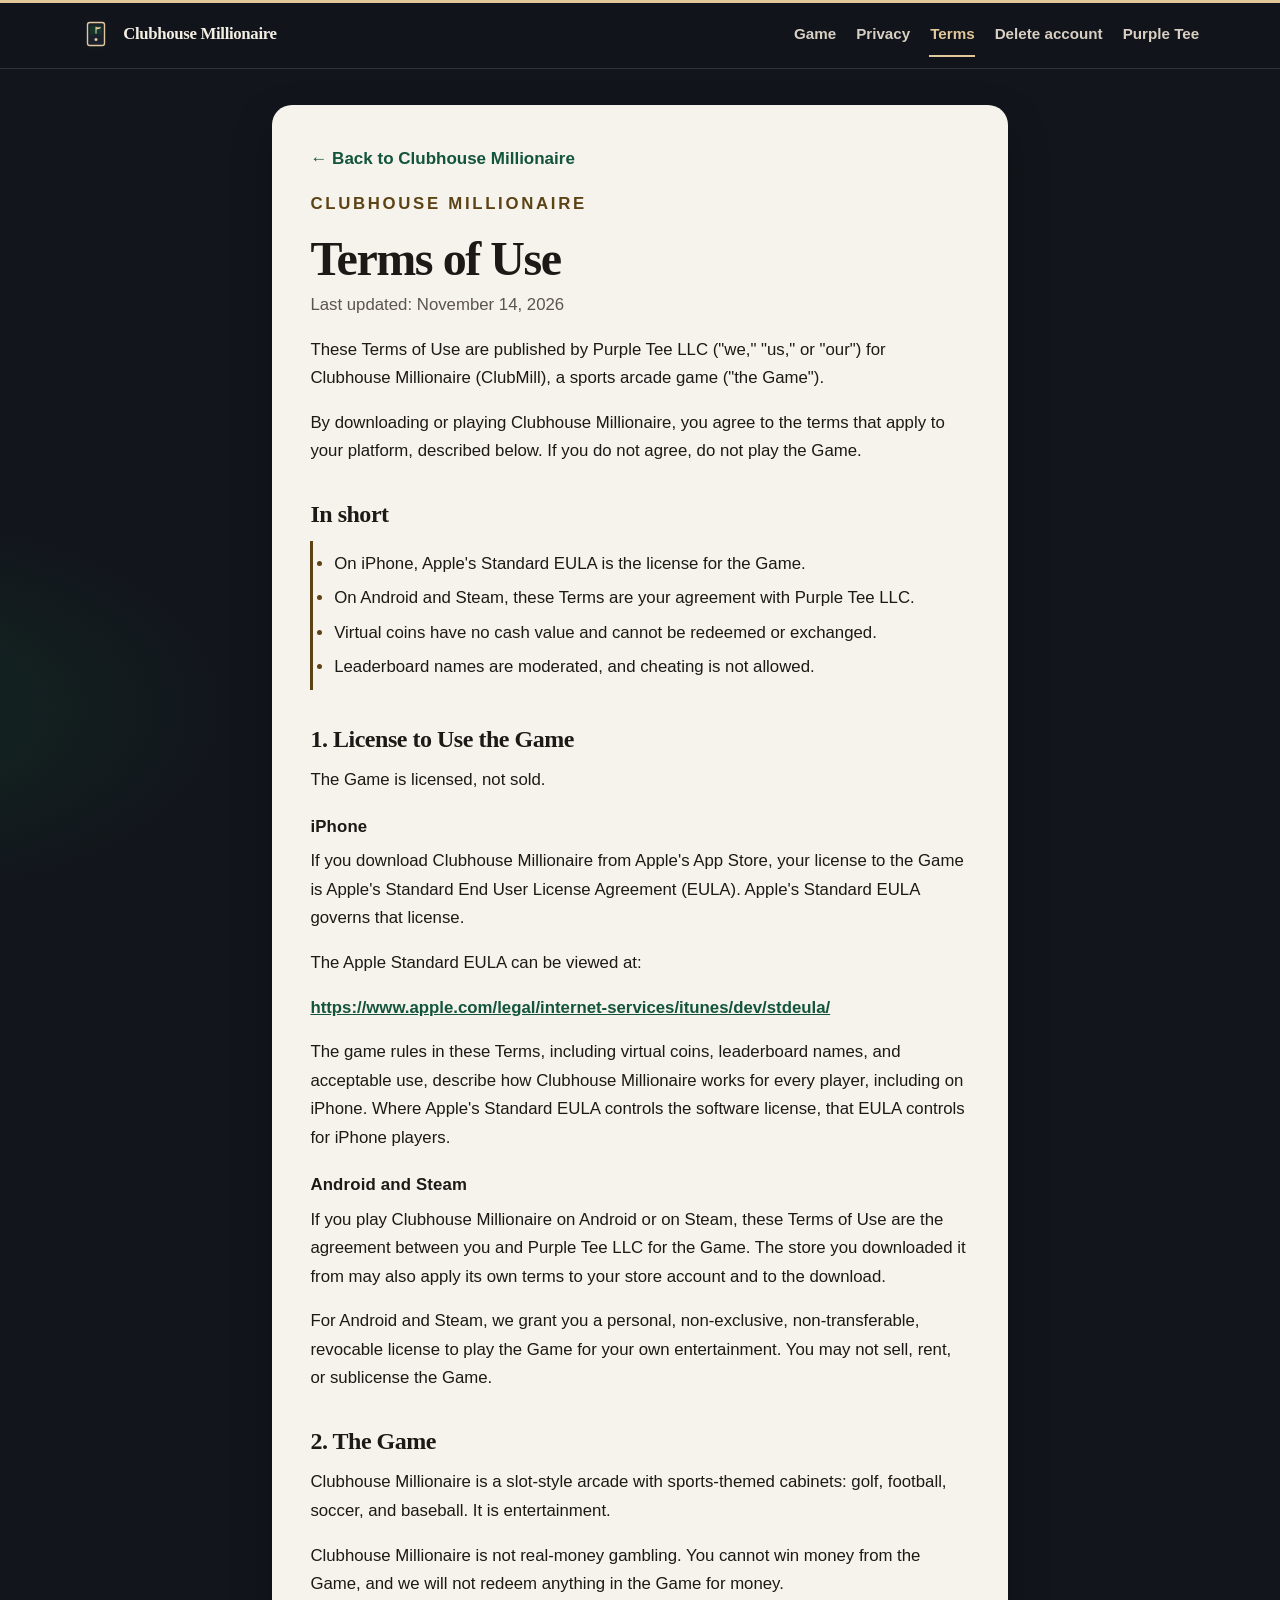
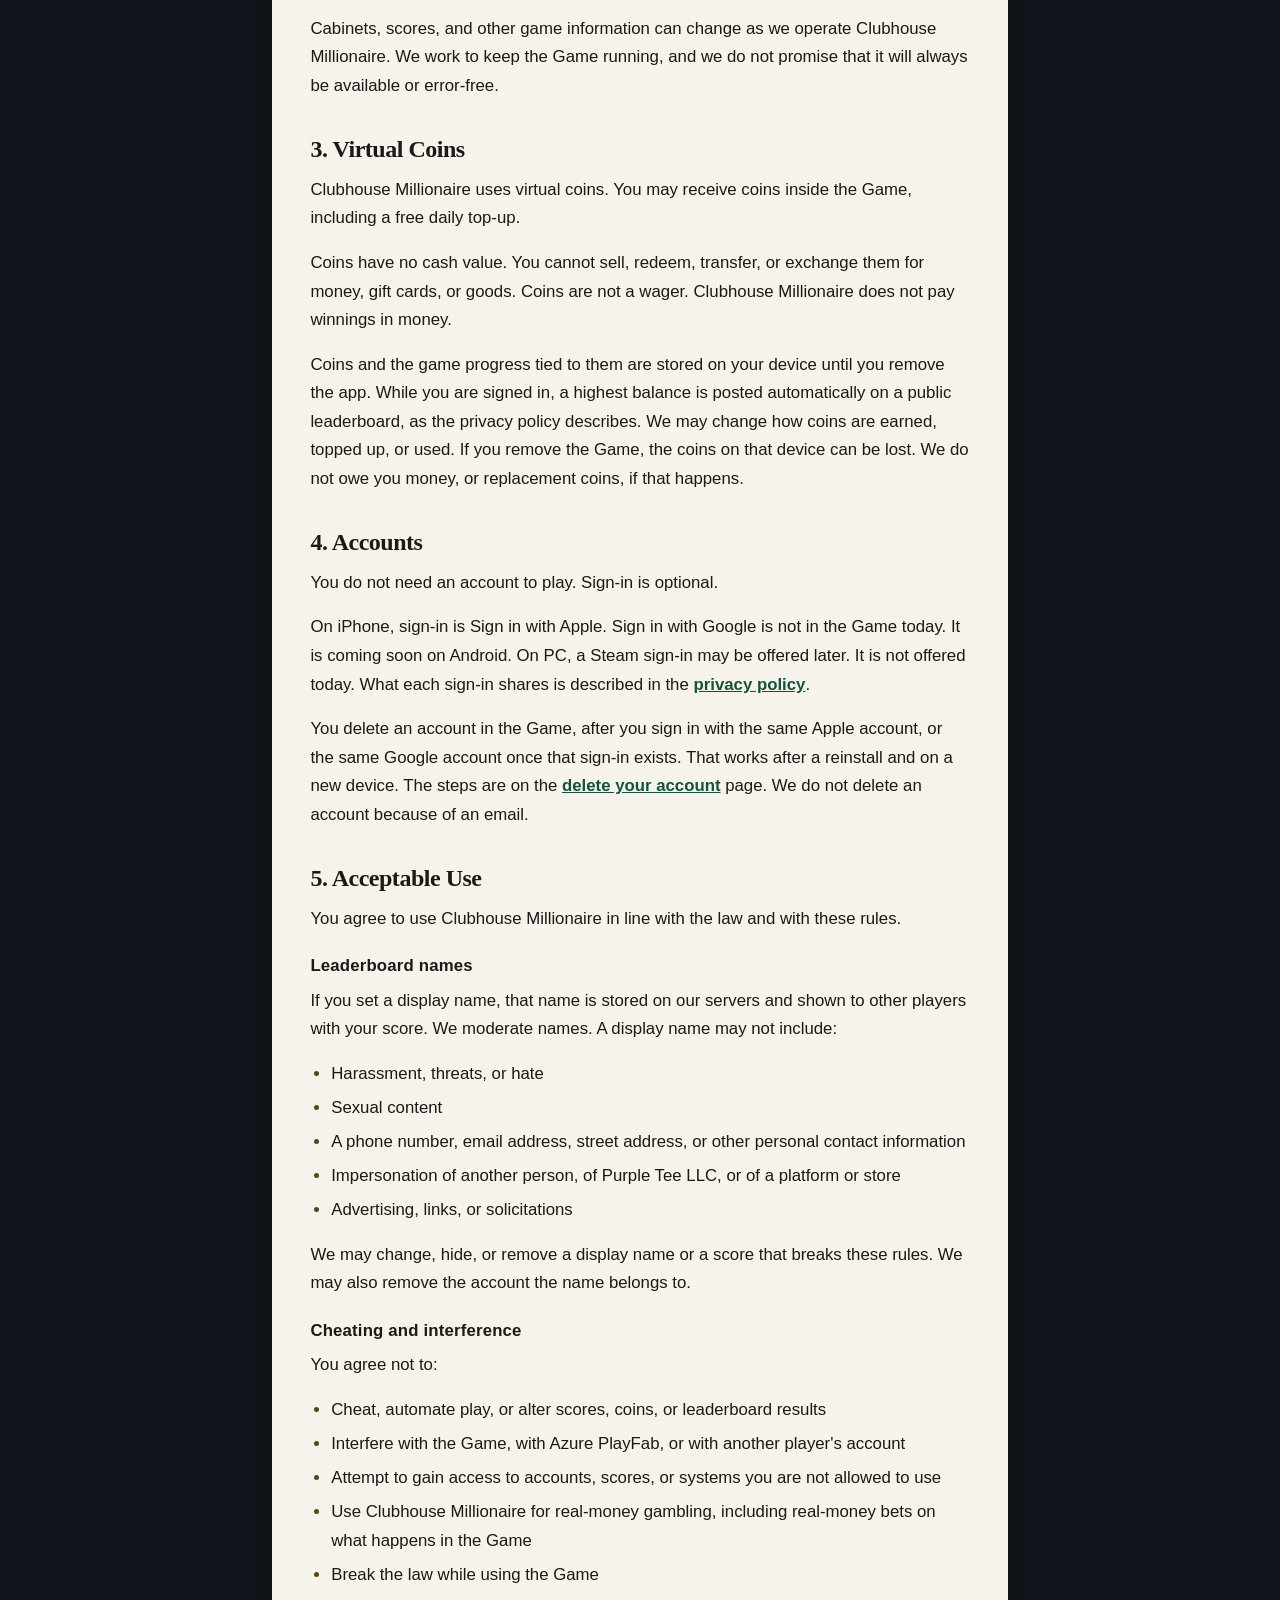
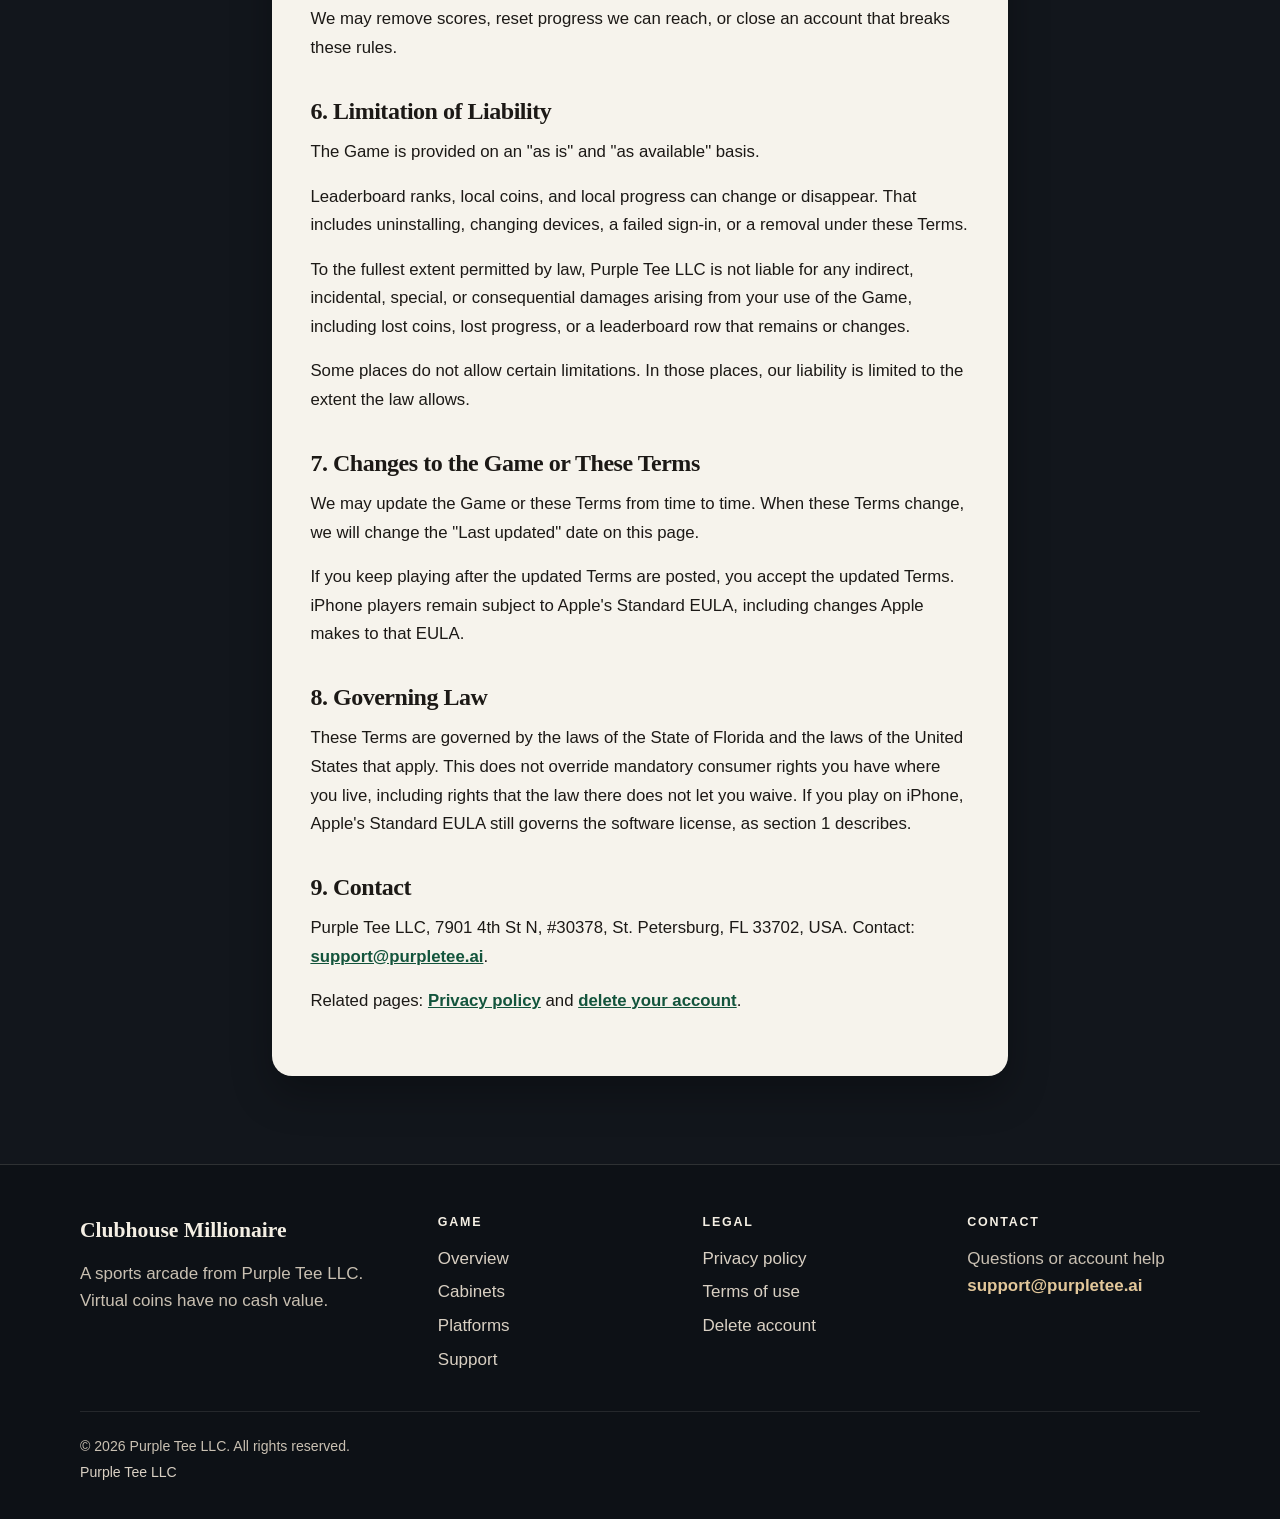
<file: clubmill-terms.html>
<!DOCTYPE html>
<html lang="en">
<head>
    <meta charset="UTF-8">
    <meta name="viewport" content="width=device-width, initial-scale=1.0">
    <meta name="description" content="Terms of use for Clubhouse Millionaire from Purple Tee LLC. iPhone players use Apple's Standard EULA. Virtual coins have no cash value.">
    <title>Terms of Use — Clubhouse Millionaire</title>
    <link rel="canonical" href="https://purpletee.ai/clubmill-terms.html">
    <meta name="referrer" content="strict-origin-when-cross-origin">
    <meta name="theme-color" content="#12161c">
    <meta http-equiv="Content-Security-Policy" content="default-src 'self'; script-src 'self'; style-src 'self'; img-src 'self'; object-src 'none'; base-uri 'self'; form-action 'self'; upgrade-insecure-requests">
    <link rel="icon" href="assets/clubmill/mark.svg" type="image/svg+xml">
    <link rel="stylesheet" href="clubmill.css">
</head>
<body class="cm">
    <a class="skip" href="#content">Skip to content</a>

    <header class="site-header">
        <div class="wrap header-inner">
            <a class="wordmark" href="clubmill.html">
                <img src="assets/clubmill/mark.svg" alt="" width="32" height="32">
                Clubhouse Millionaire
            </a>
            <nav class="site-nav" aria-label="Clubhouse Millionaire">
                <a href="clubmill.html">Game</a>
                <a href="clubmill-privacy.html">Privacy</a>
                <a href="clubmill-terms.html" aria-current="page">Terms</a>
                <span class="nav-break" aria-hidden="true"></span>
                <a href="clubmill-delete-account.html">Delete account</a>
                <a href="index.html">Purple Tee</a>
            </nav>
        </div>
    </header>

    <main id="content" class="page-intro">
        <!-- TODO(Allen): This draft says virtual coins are not sold for money. If you add a paid download or any in-app purchase, update sections 3 and 1 before that release. -->
        <article class="doc">
            <a class="back-link" href="clubmill.html">&larr; Back to Clubhouse Millionaire</a>
            <p class="kicker">Clubhouse Millionaire</p>
            <h1>Terms of Use</h1>
            <p class="updated">Last updated: November 14, 2026</p>

            <p>These Terms of Use are published by Purple Tee LLC ("we," "us," or "our") for Clubhouse Millionaire (ClubMill), a sports arcade game ("the Game").</p>

            <p>By downloading or playing Clubhouse Millionaire, you agree to the terms that apply to your platform, described below. If you do not agree, do not play the Game.</p>

            <h2>In short</h2>
            <ul class="summary">
                <li>On iPhone, Apple's Standard EULA is the license for the Game.</li>
                <li>On Android and Steam, these Terms are your agreement with Purple Tee LLC.</li>
                <li>Virtual coins have no cash value and cannot be redeemed or exchanged.</li>
                <li>Leaderboard names are moderated, and cheating is not allowed.</li>
            </ul>

            <section>
                <h2>1. License to Use the Game</h2>
                <p>The Game is licensed, not sold.</p>

                <h3>iPhone</h3>
                <p>If you download Clubhouse Millionaire from Apple's App Store, your license to the Game is Apple's Standard End User License Agreement (EULA). Apple's Standard EULA governs that license.</p>
                <p>The Apple Standard EULA can be viewed at:</p>
                <p><a href="https://www.apple.com/legal/internet-services/itunes/dev/stdeula/">https://www.apple.com/legal/internet-services/itunes/dev/stdeula/</a></p>
                <p>The game rules in these Terms, including virtual coins, leaderboard names, and acceptable use, describe how Clubhouse Millionaire works for every player, including on iPhone. Where Apple's Standard EULA controls the software license, that EULA controls for iPhone players.</p>

                <h3>Android and Steam</h3>
                <p>If you play Clubhouse Millionaire on Android or on Steam, these Terms of Use are the agreement between you and Purple Tee LLC for the Game. The store you downloaded it from may also apply its own terms to your store account and to the download.</p>
                <p>For Android and Steam, we grant you a personal, non-exclusive, non-transferable, revocable license to play the Game for your own entertainment. You may not sell, rent, or sublicense the Game.</p>
            </section>

            <section>
                <h2>2. The Game</h2>
                <p>Clubhouse Millionaire is a slot-style arcade with sports-themed cabinets: golf, football, soccer, and baseball. It is entertainment.</p>
                <p>Clubhouse Millionaire is not real-money gambling. You cannot win money from the Game, and we will not redeem anything in the Game for money.</p>
                <p>Cabinets, scores, and other game information can change as we operate Clubhouse Millionaire. We work to keep the Game running, and we do not promise that it will always be available or error-free.</p>
            </section>

            <section>
                <h2>3. Virtual Coins</h2>
                <p>Clubhouse Millionaire uses virtual coins. You may receive coins inside the Game, including a free daily top-up.</p>
                <p>Coins have no cash value. You cannot sell, redeem, transfer, or exchange them for money, gift cards, or goods. Coins are not a wager. Clubhouse Millionaire does not pay winnings in money.</p>
                <p>Coins and the game progress tied to them are stored on your device until you remove the app. While you are signed in, a highest balance is posted automatically on a public leaderboard, as the privacy policy describes. We may change how coins are earned, topped up, or used. If you remove the Game, the coins on that device can be lost. We do not owe you money, or replacement coins, if that happens.</p>
            </section>

            <section>
                <h2>4. Accounts</h2>
                <p>You do not need an account to play. Sign-in is optional.</p>
                <p>On iPhone, sign-in is Sign in with Apple. Sign in with Google is not in the Game today. It is coming soon on Android. On PC, a Steam sign-in may be offered later. It is not offered today. What each sign-in shares is described in the <a href="clubmill-privacy.html">privacy policy</a>.</p>
                <p>You delete an account in the Game, after you sign in with the same Apple account, or the same Google account once that sign-in exists. That works after a reinstall and on a new device. The steps are on the <a href="clubmill-delete-account.html">delete your account</a> page. We do not delete an account because of an email.</p>
            </section>

            <section>
                <h2>5. Acceptable Use</h2>
                <p>You agree to use Clubhouse Millionaire in line with the law and with these rules.</p>

                <h3>Leaderboard names</h3>
                <p>If you set a display name, that name is stored on our servers and shown to other players with your score. We moderate names. A display name may not include:</p>
                <ul>
                    <li>Harassment, threats, or hate</li>
                    <li>Sexual content</li>
                    <li>A phone number, email address, street address, or other personal contact information</li>
                    <li>Impersonation of another person, of Purple Tee LLC, or of a platform or store</li>
                    <li>Advertising, links, or solicitations</li>
                </ul>
                <p>We may change, hide, or remove a display name or a score that breaks these rules. We may also remove the account the name belongs to.</p>

                <h3>Cheating and interference</h3>
                <p>You agree not to:</p>
                <ul>
                    <li>Cheat, automate play, or alter scores, coins, or leaderboard results</li>
                    <li>Interfere with the Game, with Azure PlayFab, or with another player's account</li>
                    <li>Attempt to gain access to accounts, scores, or systems you are not allowed to use</li>
                    <li>Use Clubhouse Millionaire for real-money gambling, including real-money bets on what happens in the Game</li>
                    <li>Break the law while using the Game</li>
                </ul>
                <p>We may remove scores, reset progress we can reach, or close an account that breaks these rules.</p>
            </section>

            <section>
                <h2>6. Limitation of Liability</h2>
                <p>The Game is provided on an "as is" and "as available" basis.</p>
                <p>Leaderboard ranks, local coins, and local progress can change or disappear. That includes uninstalling, changing devices, a failed sign-in, or a removal under these Terms.</p>
                <p>To the fullest extent permitted by law, Purple Tee LLC is not liable for any indirect, incidental, special, or consequential damages arising from your use of the Game, including lost coins, lost progress, or a leaderboard row that remains or changes.</p>
                <p>Some places do not allow certain limitations. In those places, our liability is limited to the extent the law allows.</p>
            </section>

            <section>
                <h2>7. Changes to the Game or These Terms</h2>
                <p>We may update the Game or these Terms from time to time. When these Terms change, we will change the "Last updated" date on this page.</p>
                <p>If you keep playing after the updated Terms are posted, you accept the updated Terms. iPhone players remain subject to Apple's Standard EULA, including changes Apple makes to that EULA.</p>
            </section>

            <section>
                <h2>8. Governing Law</h2>
                <p>These Terms are governed by the laws of the State of Florida and the laws of the United States that apply. This does not override mandatory consumer rights you have where you live, including rights that the law there does not let you waive. If you play on iPhone, Apple's Standard EULA still governs the software license, as section 1 describes.</p>
            </section>

            <section>
                <h2>9. Contact</h2>
                <p>Purple Tee LLC, 7901 4th St N, #30378, St. Petersburg, FL 33702, USA. Contact: <a href="mailto:support@purpletee.ai">support@purpletee.ai</a>.</p>
                <p>Related pages: <a href="clubmill-privacy.html">Privacy policy</a> and <a href="clubmill-delete-account.html">delete your account</a>.</p>
            </section>
        </article>
    </main>

    <footer class="site-footer">
        <div class="wrap footer-grid">
            <div>
                <p class="footer-brand">Clubhouse Millionaire</p>
                <p>A sports arcade from Purple Tee LLC. Virtual coins have no cash value.</p>
            </div>
            <nav aria-label="Game">
                <p class="footer-label">Game</p>
                <ul>
                    <li><a href="clubmill.html">Overview</a></li>
                    <li><a href="clubmill.html#cabinets">Cabinets</a></li>
                    <li><a href="clubmill.html#platforms">Platforms</a></li>
                    <li><a href="clubmill.html#support">Support</a></li>
                </ul>
            </nav>
            <nav aria-label="Legal">
                <p class="footer-label">Legal</p>
                <ul>
                    <li><a href="clubmill-privacy.html">Privacy policy</a></li>
                    <li><a href="clubmill-terms.html">Terms of use</a></li>
                    <li><a href="clubmill-delete-account.html">Delete account</a></li>
                </ul>
            </nav>
            <div>
                <p class="footer-label">Contact</p>
                <p>Questions or account help</p>
                <p><a class="footer-email" href="mailto:support@purpletee.ai">support@purpletee.ai</a></p>
            </div>
        </div>
        <div class="wrap footer-bottom">
            <p>&copy; 2026 Purple Tee LLC. All rights reserved.</p>
            <p><a href="index.html">Purple Tee LLC</a></p>
        </div>
    </footer>
</body>
</html>
</file>
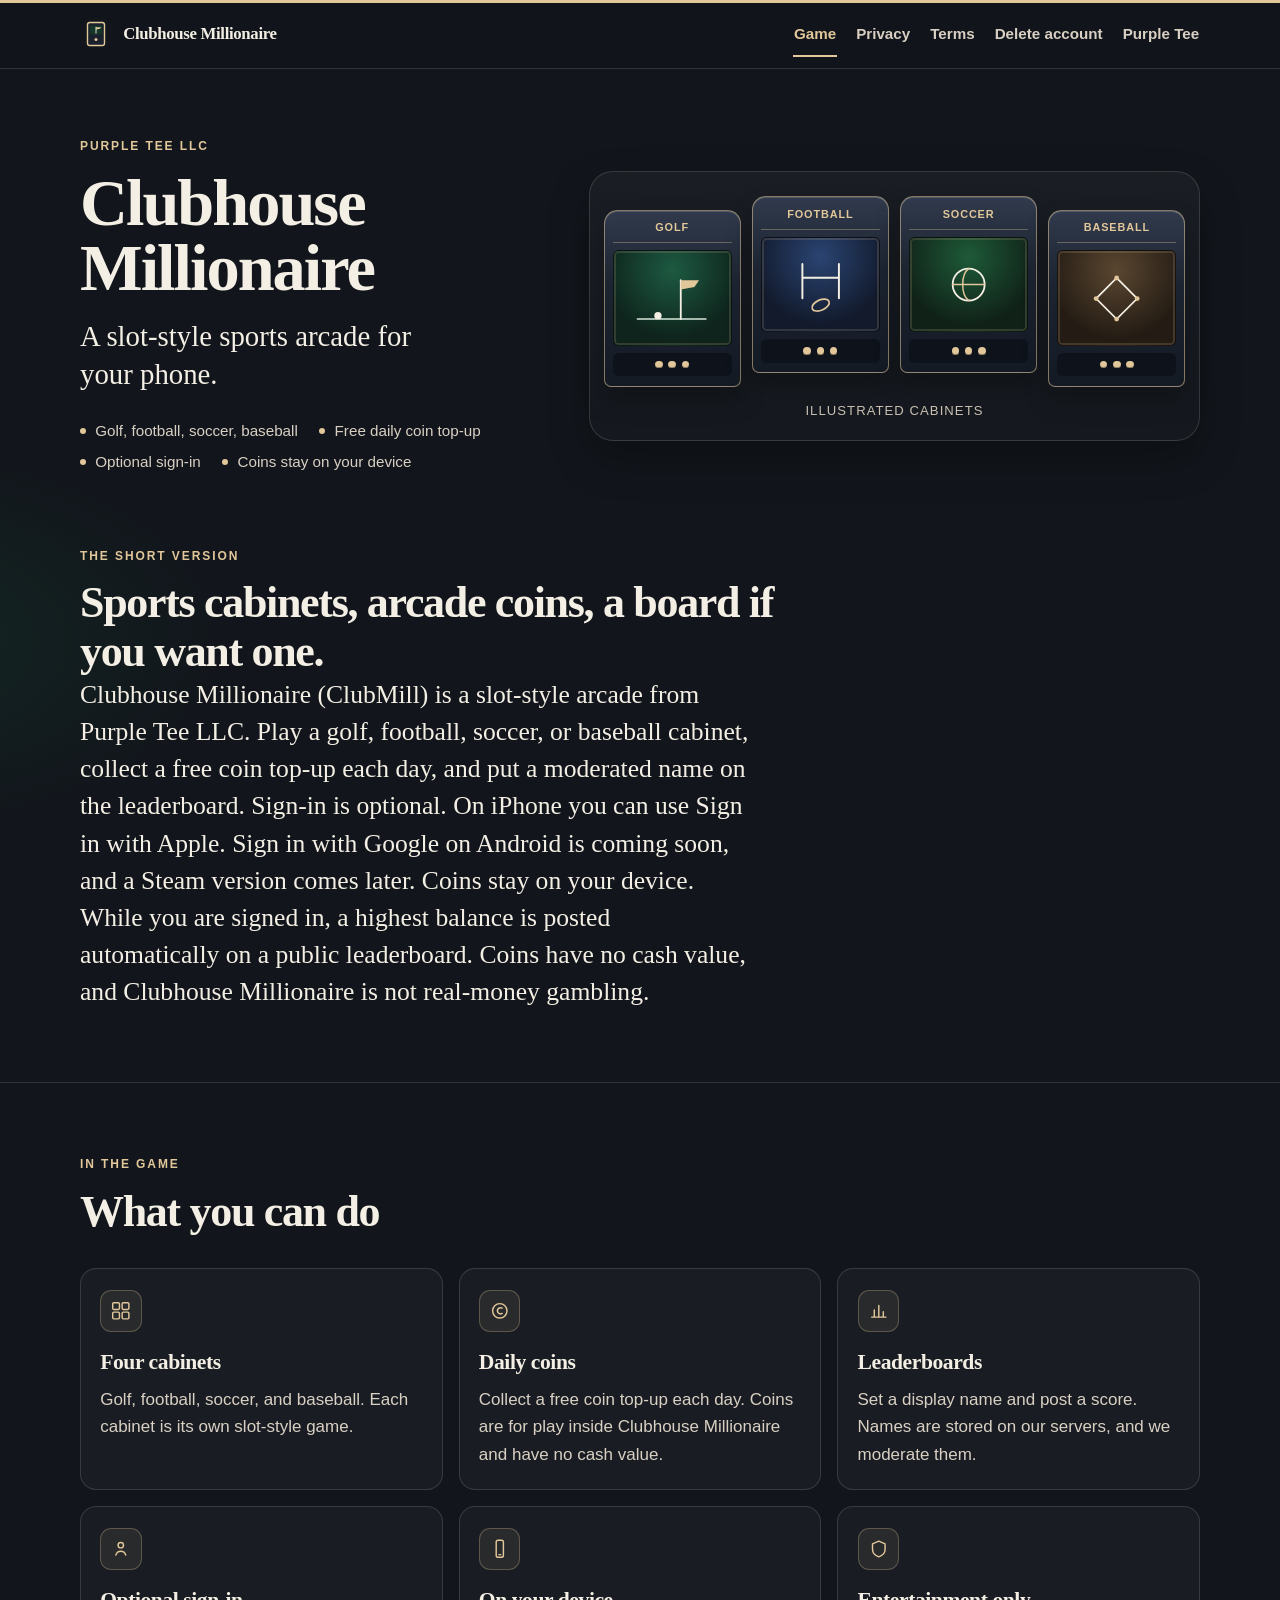
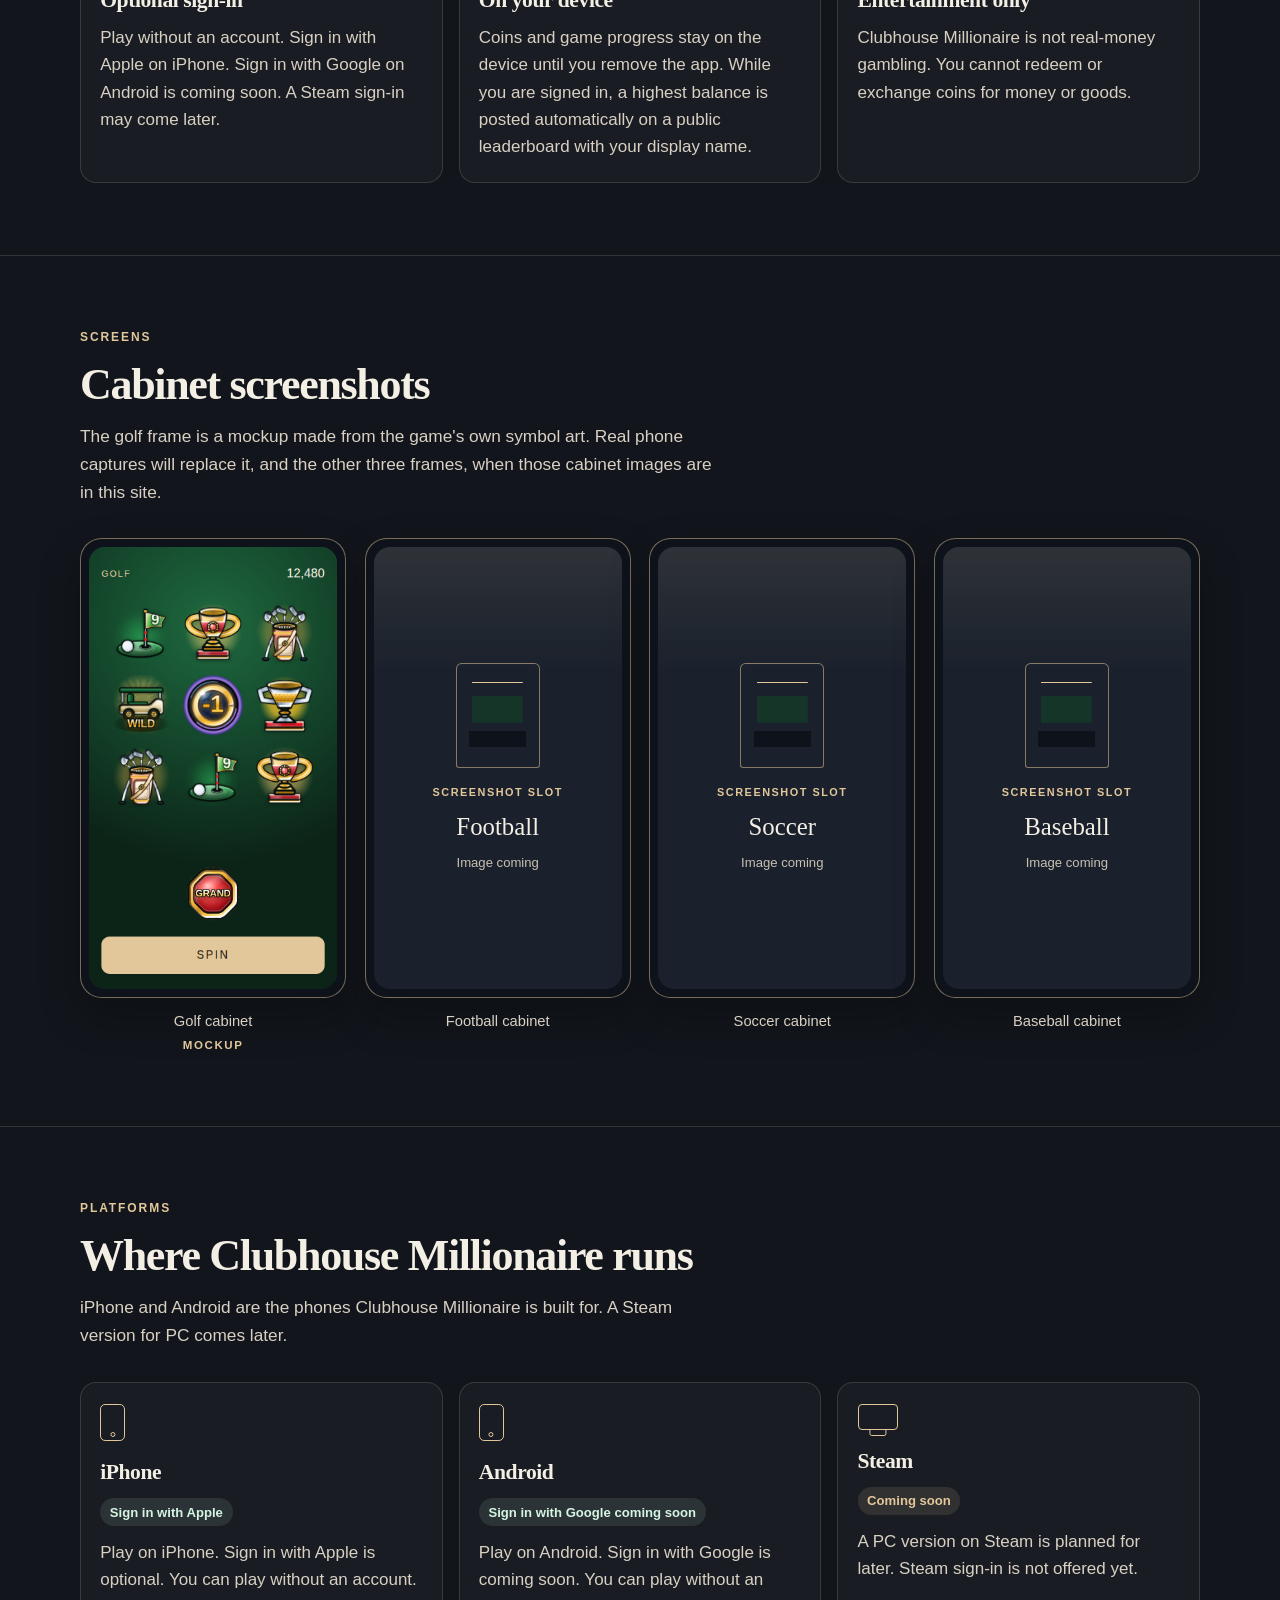
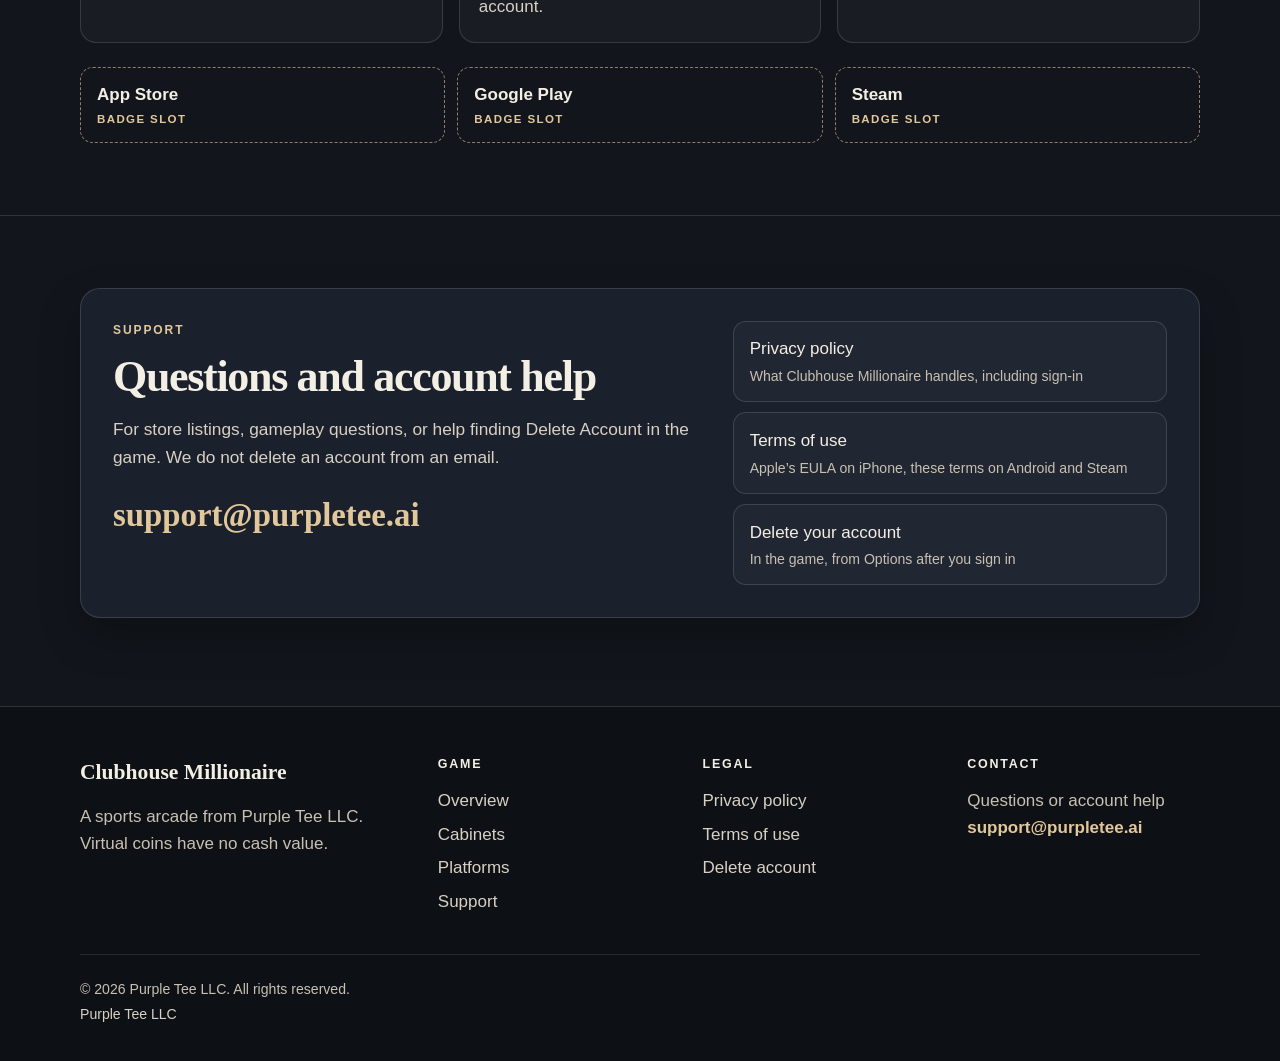
<file: clubmill.html>
<!DOCTYPE html>
<html lang="en">
<head>
    <meta charset="UTF-8">
    <meta name="viewport" content="width=device-width, initial-scale=1.0">
    <meta name="description" content="Clubhouse Millionaire is a sports arcade from Purple Tee LLC. Golf, football, soccer, and baseball cabinets, free daily coins, and leaderboards. No real-money gambling.">
    <title>Clubhouse Millionaire — Purple Tee LLC</title>
    <link rel="canonical" href="https://purpletee.ai/clubmill.html">
    <meta name="referrer" content="strict-origin-when-cross-origin">
    <meta name="theme-color" content="#12161c">
    <meta property="og:title" content="Clubhouse Millionaire">
    <meta property="og:description" content="A sports arcade from Purple Tee LLC. Four cabinets, free daily coins, and leaderboards. No real-money gambling.">
    <meta property="og:url" content="https://purpletee.ai/clubmill.html">
    <meta property="og:type" content="website">
    <meta http-equiv="Content-Security-Policy" content="default-src 'self'; script-src 'self'; style-src 'self'; img-src 'self'; object-src 'none'; base-uri 'self'; form-action 'self'; upgrade-insecure-requests">
    <link rel="icon" href="assets/clubmill/mark.svg" type="image/svg+xml">
    <link rel="stylesheet" href="clubmill.css">
</head>
<body class="cm">
    <a class="skip" href="#content">Skip to content</a>

    <header class="site-header">
        <div class="wrap header-inner">
            <a class="wordmark" href="clubmill.html">
                <img src="assets/clubmill/mark.svg" alt="" width="32" height="32">
                Clubhouse Millionaire
            </a>
            <nav class="site-nav" aria-label="Clubhouse Millionaire">
                <a href="clubmill.html" aria-current="page">Game</a>
                <a href="clubmill-privacy.html">Privacy</a>
                <a href="clubmill-terms.html">Terms</a>
                <span class="nav-break" aria-hidden="true"></span>
                <a href="clubmill-delete-account.html">Delete account</a>
                <a href="index.html">Purple Tee</a>
            </nav>
        </div>
    </header>

    <main id="content">
        <section class="hero">
            <div class="wrap hero-grid">
                <div>
                    <p class="kicker">Purple Tee LLC</p>
                    <h1>Clubhouse Millionaire</h1>
                    <p class="hero-dek">A slot-style sports arcade for your phone.</p>
                    <ul class="facts">
                        <li>Golf, football, soccer, baseball</li>
                        <li>Free daily coin top-up</li>
                        <li>Optional sign-in</li>
                        <li>Coins stay on your device</li>
                    </ul>
                </div>

                <div class="hero-stage">
                    <div class="cabinet-row" role="img" aria-label="Illustrated arcade cabinets for golf, football, soccer, and baseball. These are drawings, not game screenshots.">
                        <div class="cabinet cabinet-golf">
                            <p class="marquee">Golf</p>
                            <div class="screen">
                                <svg viewBox="0 0 80 64" aria-hidden="true">
                                    <path d="M10 50h60" stroke="#d7e6da" stroke-width="1.4" fill="none" stroke-linecap="round"/>
                                    <path d="M48 50V16" stroke="#f4efe4" stroke-width="1.6" stroke-linecap="round"/>
                                    <path d="M48 16h16l-4 6-12 2z" fill="#e2c79a"/>
                                    <circle cx="28" cy="47" r="3.2" fill="#f4efe4"/>
                                </svg>
                            </div>
                            <div class="deck" aria-hidden="true"><span></span><span></span><span></span></div>
                        </div>
                        <div class="cabinet cabinet-football">
                            <p class="marquee">Football</p>
                            <div class="screen">
                                <svg viewBox="0 0 80 64" aria-hidden="true">
                                    <path d="M24 14v30M56 14v30M24 26h32" stroke="#f4efe4" stroke-width="1.7" fill="none" stroke-linecap="round"/>
                                    <ellipse cx="40" cy="50" rx="8" ry="4.5" transform="rotate(-24 40 50)" fill="none" stroke="#e2c79a" stroke-width="1.5"/>
                                </svg>
                            </div>
                            <div class="deck" aria-hidden="true"><span></span><span></span><span></span></div>
                        </div>
                        <div class="cabinet cabinet-soccer">
                            <p class="marquee">Soccer</p>
                            <div class="screen">
                                <svg viewBox="0 0 80 64" aria-hidden="true">
                                    <circle cx="40" cy="32" r="14" fill="none" stroke="#f4efe4" stroke-width="1.6"/>
                                    <path d="M26 32h28" stroke="#e2c79a" stroke-width="1.3" stroke-linecap="round"/>
                                    <path d="M40 18c-7 5.2-7 22.6 0 28" stroke="#e2c79a" stroke-width="1.3" fill="none" stroke-linecap="round"/>
                                </svg>
                            </div>
                            <div class="deck" aria-hidden="true"><span></span><span></span><span></span></div>
                        </div>
                        <div class="cabinet cabinet-baseball">
                            <p class="marquee">Baseball</p>
                            <div class="screen">
                                <svg viewBox="0 0 80 64" aria-hidden="true">
                                    <path d="M40 14l18 18-18 18-18-18z" fill="none" stroke="#f4efe4" stroke-width="1.5"/>
                                    <circle cx="40" cy="14" r="2.1" fill="#e2c79a"/>
                                    <circle cx="58" cy="32" r="2.1" fill="#e2c79a"/>
                                    <circle cx="22" cy="32" r="2.1" fill="#e2c79a"/>
                                    <circle cx="40" cy="50" r="2.1" fill="#e2c79a"/>
                                </svg>
                            </div>
                            <div class="deck" aria-hidden="true"><span></span><span></span><span></span></div>
                        </div>
                    </div>
                    <p class="stage-caption">Illustrated cabinets</p>
                </div>
            </div>
        </section>

        <section class="section pitch" id="pitch">
            <div class="wrap">
                <p class="kicker">The short version</p>
                <h2>Sports cabinets, arcade coins, a board if you want one.</h2>
                <p class="pitch-copy">Clubhouse Millionaire (ClubMill) is a slot-style arcade from Purple Tee LLC. Play a golf, football, soccer, or baseball cabinet, collect a free coin top-up each day, and put a moderated name on the leaderboard. Sign-in is optional. On iPhone you can use Sign in with Apple. Sign in with Google on Android is coming soon, and a Steam version comes later. Coins stay on your device. While you are signed in, a highest balance is posted automatically on a public leaderboard. Coins have no cash value, and Clubhouse Millionaire is not real-money gambling.</p>
            </div>
        </section>

        <section class="section" id="features">
            <div class="wrap">
                <div class="section-head">
                    <p class="kicker">In the game</p>
                    <h2>What you can do</h2>
                </div>
                <ul class="feature-grid">
                    <li class="card">
                        <div class="icon" aria-hidden="true">
                            <svg viewBox="0 0 24 24" fill="none" stroke="currentColor" stroke-width="1.6"><rect x="3" y="3" width="7.5" height="7.5" rx="1.2"/><rect x="13.5" y="3" width="7.5" height="7.5" rx="1.2"/><rect x="3" y="13.5" width="7.5" height="7.5" rx="1.2"/><rect x="13.5" y="13.5" width="7.5" height="7.5" rx="1.2"/></svg>
                        </div>
                        <h3>Four cabinets</h3>
                        <p>Golf, football, soccer, and baseball. Each cabinet is its own slot-style game.</p>
                    </li>
                    <li class="card">
                        <div class="icon" aria-hidden="true">
                            <svg viewBox="0 0 24 24" fill="none" stroke="currentColor" stroke-width="1.6"><circle cx="12" cy="12" r="8"/><path d="M14.6 9.1a3.4 3.4 0 1 0 0 5.8" stroke-linecap="round"/></svg>
                        </div>
                        <h3>Daily coins</h3>
                        <p>Collect a free coin top-up each day. Coins are for play inside Clubhouse Millionaire and have no cash value.</p>
                    </li>
                    <li class="card">
                        <div class="icon" aria-hidden="true">
                            <svg viewBox="0 0 24 24" fill="none" stroke="currentColor" stroke-width="1.6" stroke-linecap="round"><path d="M4 19h16M7 19V11M12 19V6M17 19v-6"/></svg>
                        </div>
                        <h3>Leaderboards</h3>
                        <p>Set a display name and post a score. Names are stored on our servers, and we moderate them.</p>
                    </li>
                    <li class="card">
                        <div class="icon" aria-hidden="true">
                            <svg viewBox="0 0 24 24" fill="none" stroke="currentColor" stroke-width="1.6" stroke-linecap="round"><circle cx="12" cy="8" r="3"/><path d="M6.5 19c.9-2.8 2.8-4.2 5.5-4.2s4.6 1.4 5.5 4.2"/></svg>
                        </div>
                        <h3>Optional sign-in</h3>
                        <p>Play without an account. Sign in with Apple on iPhone. Sign in with Google on Android is coming soon. A Steam sign-in may come later.</p>
                    </li>
                    <li class="card">
                        <div class="icon" aria-hidden="true">
                            <svg viewBox="0 0 24 24" fill="none" stroke="currentColor" stroke-width="1.6" stroke-linecap="round"><rect x="8" y="2.5" width="8" height="19" rx="2"/><path d="M11 18.5h2"/></svg>
                        </div>
                        <h3>On your device</h3>
                        <p>Coins and game progress stay on the device until you remove the app. While you are signed in, a highest balance is posted automatically on a public leaderboard with your display name.</p>
                    </li>
                    <li class="card">
                        <div class="icon" aria-hidden="true">
                            <svg viewBox="0 0 24 24" fill="none" stroke="currentColor" stroke-width="1.6" stroke-linejoin="round"><path d="M12 3.5l7 3v6c0 4.2-2.9 7-7 8.5-4.1-1.5-7-4.3-7-8.5v-6l7-3z"/></svg>
                        </div>
                        <h3>Entertainment only</h3>
                        <p>Clubhouse Millionaire is not real-money gambling. You cannot redeem or exchange coins for money or goods.</p>
                    </li>
                </ul>
            </div>
        </section>

        <section class="section" id="cabinets">
            <div class="wrap">
                <div class="section-head">
                    <p class="kicker">Screens</p>
                    <h2>Cabinet screenshots</h2>
                    <p class="lede">The golf frame is a mockup made from the game's own symbol art. Real phone captures will replace it, and the other three frames, when those cabinet images are in this site.</p>
                </div>
                <!-- MOCKUP: assets/clubmill/mock-golf.png is rendered from serriefl/clubmill web/src/symbols.js (the golf reel art). Replace it with a real device capture.
                     TODO(Allen): Football, soccer, and baseball still need their cabinet art copied in (door_*_hero.png and the symbol PNGs under unity/Assets/ClubMill/Cabinets). Those files are binary in the private repo and were not embedded here. Do not hotlink. Do not invent store badges. -->
                <ul class="slot-grid">
                    <li>
                        <figure>
                            <div class="phone">
                                <div class="phone-screen has-shot">
                                    <img src="assets/clubmill/mock-golf.png" alt="Mockup of the Clubhouse Millionaire golf cabinet, built from the game's symbol art. Not a photo of a phone.">
                                </div>
                            </div>
                            <figcaption>Golf cabinet<span class="mock-caption">Mockup</span></figcaption>
                        </figure>
                    </li>
                    <li>
                        <figure>
                            <div class="phone">
                                <div class="phone-screen">
                                    <span class="slot-kicker">Screenshot slot</span>
                                    <span class="slot-name">Football</span>
                                    <span class="slot-note">Image coming</span>
                                </div>
                            </div>
                            <figcaption>Football cabinet</figcaption>
                        </figure>
                    </li>
                    <li>
                        <figure>
                            <div class="phone">
                                <div class="phone-screen">
                                    <span class="slot-kicker">Screenshot slot</span>
                                    <span class="slot-name">Soccer</span>
                                    <span class="slot-note">Image coming</span>
                                </div>
                            </div>
                            <figcaption>Soccer cabinet</figcaption>
                        </figure>
                    </li>
                    <li>
                        <figure>
                            <div class="phone">
                                <div class="phone-screen">
                                    <span class="slot-kicker">Screenshot slot</span>
                                    <span class="slot-name">Baseball</span>
                                    <span class="slot-note">Image coming</span>
                                </div>
                            </div>
                            <figcaption>Baseball cabinet</figcaption>
                        </figure>
                    </li>
                </ul>
            </div>
        </section>

        <section class="section" id="platforms">
            <div class="wrap">
                <div class="section-head">
                    <p class="kicker">Platforms</p>
                    <h2>Where Clubhouse Millionaire runs</h2>
                    <p class="lede">iPhone and Android are the phones Clubhouse Millionaire is built for. A Steam version for PC comes later.</p>
                </div>
                <!-- PLATFORM STATUS — edit only the text inside each .platform-status.
                     iPhone: do not say "Coming soon". Sign in with Apple is the iPhone sign-in.
                     Android: "Coming soon" applies to Sign in with Google. Change this only if you decide the Android game itself is unreleased.
                     Steam: keep "Coming soon" until a PC version is actually offered. Do not describe Steam sign-in details here.
                     Do not add store URLs. Do not hotlink Apple, Google, or Steam badge art.
                     When a real badge exists, self-host the image and replace the matching .badge-slot. -->
                <ul class="platform-grid">
                    <li class="platform">
                        <div class="device device-phone" aria-hidden="true"><span></span></div>
                        <h3>iPhone</h3>
                        <p class="platform-status">Sign in with Apple</p>
                        <p>Play on iPhone. Sign in with Apple is optional. You can play without an account.</p>
                    </li>
                    <li class="platform">
                        <div class="device device-phone" aria-hidden="true"><span></span></div>
                        <h3>Android</h3>
                        <p class="platform-status">Sign in with Google coming soon</p>
                        <p>Play on Android. Sign in with Google is coming soon. You can play without an account.</p>
                    </li>
                    <li class="platform">
                        <div class="device device-desktop" aria-hidden="true"></div>
                        <h3>Steam</h3>
                        <p class="platform-status platform-status-wait">Coming soon</p>
                        <p>A PC version on Steam is planned for later. Steam sign-in is not offered yet.</p>
                    </li>
                </ul>
                <ul class="badge-slots" aria-label="Store badge slots">
                    <li class="badge-slot"><strong>App Store</strong><span>Badge slot</span></li>
                    <li class="badge-slot"><strong>Google Play</strong><span>Badge slot</span></li>
                    <li class="badge-slot"><strong>Steam</strong><span>Badge slot</span></li>
                </ul>
            </div>
        </section>

        <section class="section" id="support">
            <div class="wrap">
                <div class="support-panel">
                    <div>
                        <p class="kicker">Support</p>
                        <h2>Questions and account help</h2>
                        <p class="lede">For store listings, gameplay questions, or help finding Delete Account in the game. We do not delete an account from an email.</p>
                        <a class="support-email" href="mailto:support@purpletee.ai">support@purpletee.ai</a>
                    </div>
                    <ul class="legal-links">
                        <li><a href="clubmill-privacy.html">Privacy policy<small>What Clubhouse Millionaire handles, including sign-in</small></a></li>
                        <li><a href="clubmill-terms.html">Terms of use<small>Apple’s EULA on iPhone, these terms on Android and Steam</small></a></li>
                        <li><a href="clubmill-delete-account.html">Delete your account<small>In the game, from Options after you sign in</small></a></li>
                    </ul>
                </div>
            </div>
        </section>
    </main>

    <footer class="site-footer">
        <div class="wrap footer-grid">
            <div>
                <p class="footer-brand">Clubhouse Millionaire</p>
                <p>A sports arcade from Purple Tee LLC. Virtual coins have no cash value.</p>
            </div>
            <nav aria-label="Game">
                <p class="footer-label">Game</p>
                <ul>
                    <li><a href="clubmill.html">Overview</a></li>
                    <li><a href="#cabinets">Cabinets</a></li>
                    <li><a href="#platforms">Platforms</a></li>
                    <li><a href="#support">Support</a></li>
                </ul>
            </nav>
            <nav aria-label="Legal">
                <p class="footer-label">Legal</p>
                <ul>
                    <li><a href="clubmill-privacy.html">Privacy policy</a></li>
                    <li><a href="clubmill-terms.html">Terms of use</a></li>
                    <li><a href="clubmill-delete-account.html">Delete account</a></li>
                </ul>
            </nav>
            <div>
                <p class="footer-label">Contact</p>
                <p>Questions or account help</p>
                <p><a class="footer-email" href="mailto:support@purpletee.ai">support@purpletee.ai</a></p>
            </div>
        </div>
        <div class="wrap footer-bottom">
            <p>&copy; 2026 Purple Tee LLC. All rights reserved.</p>
            <p><a href="index.html">Purple Tee LLC</a></p>
        </div>
    </footer>
</body>
</html>
</file>
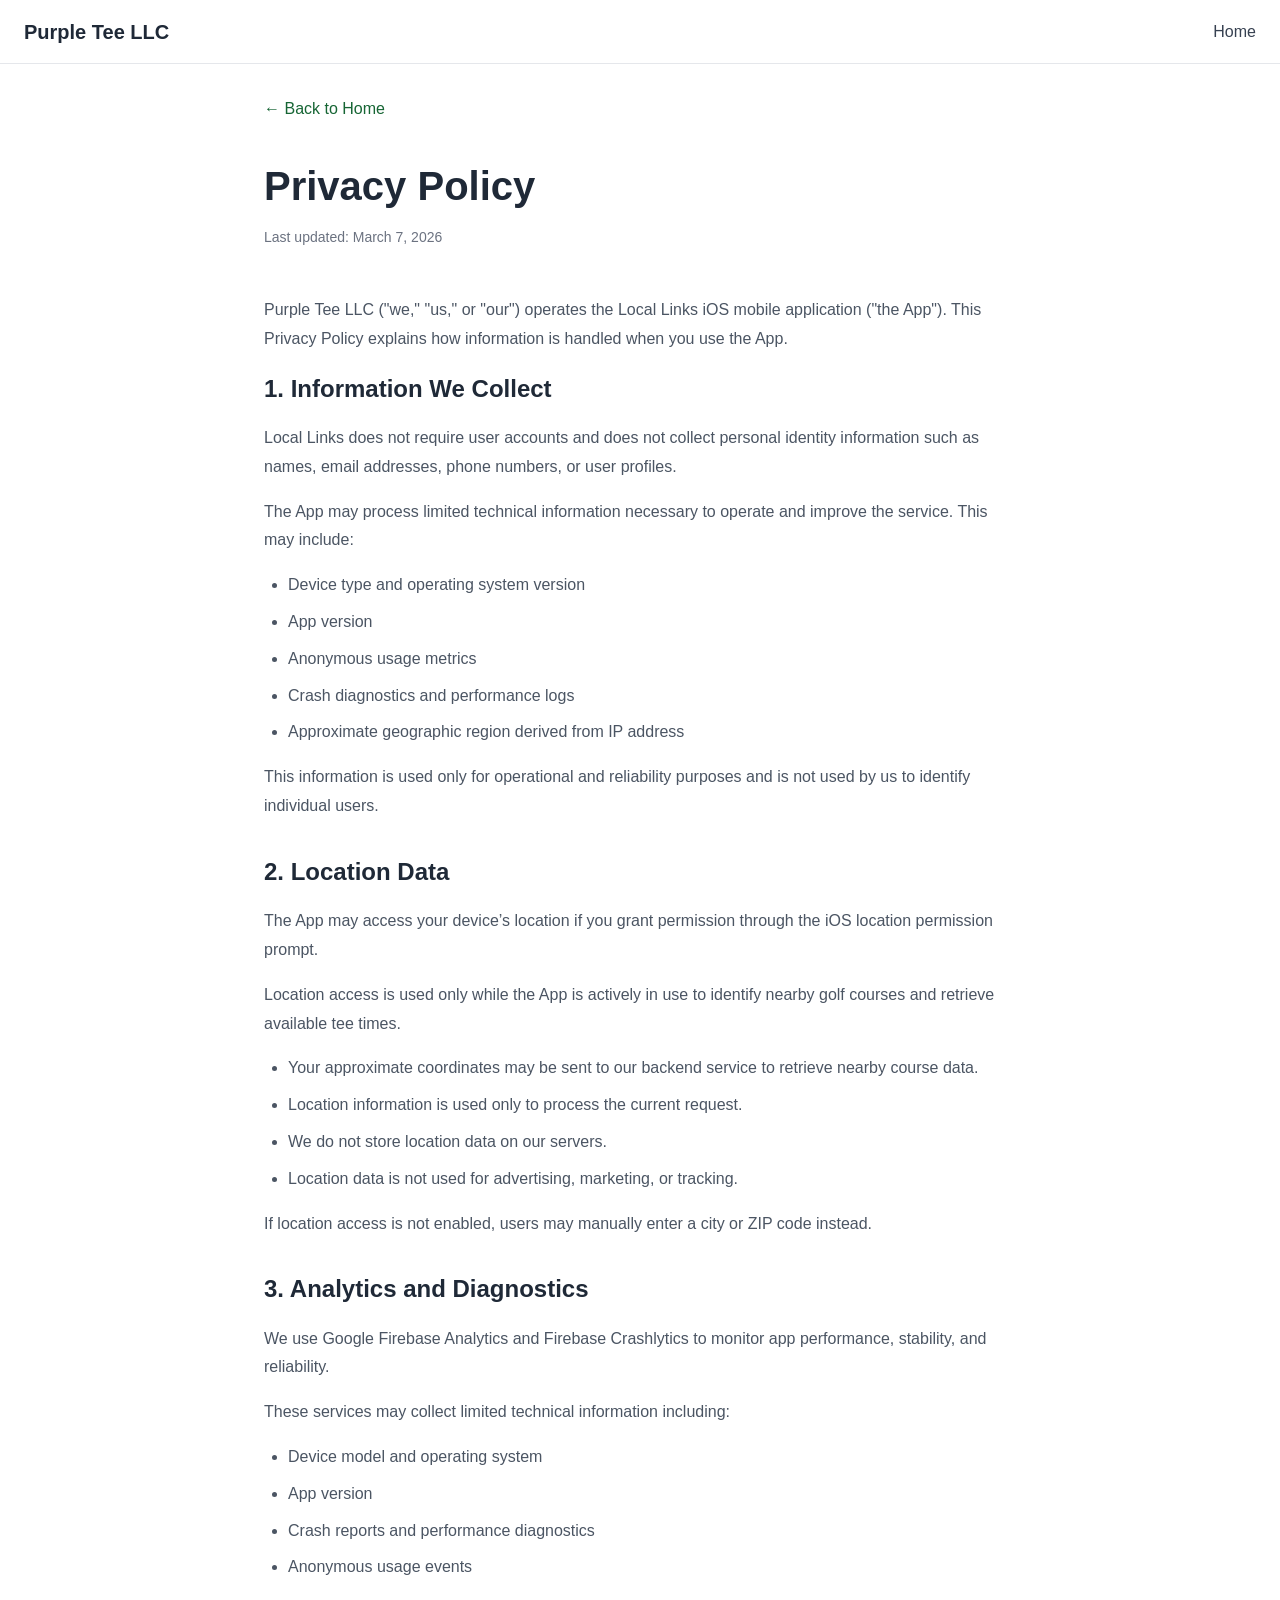
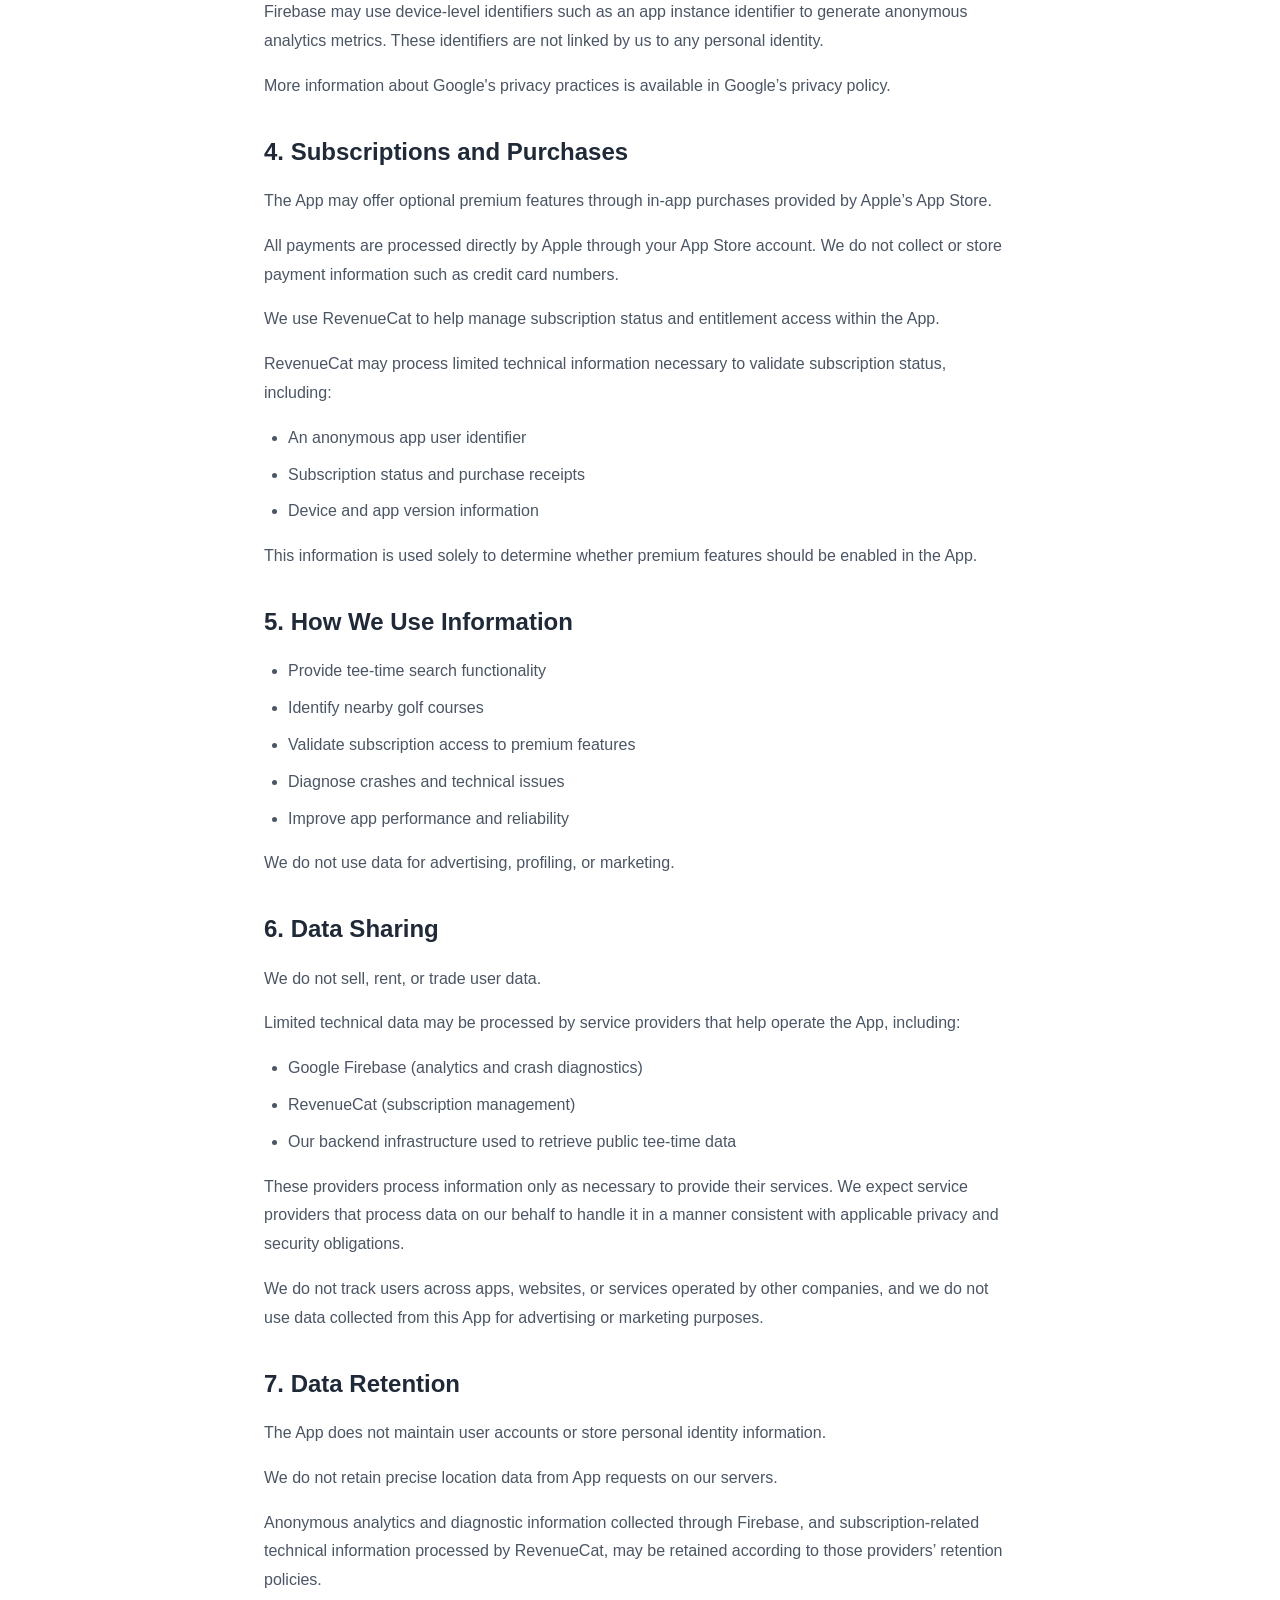
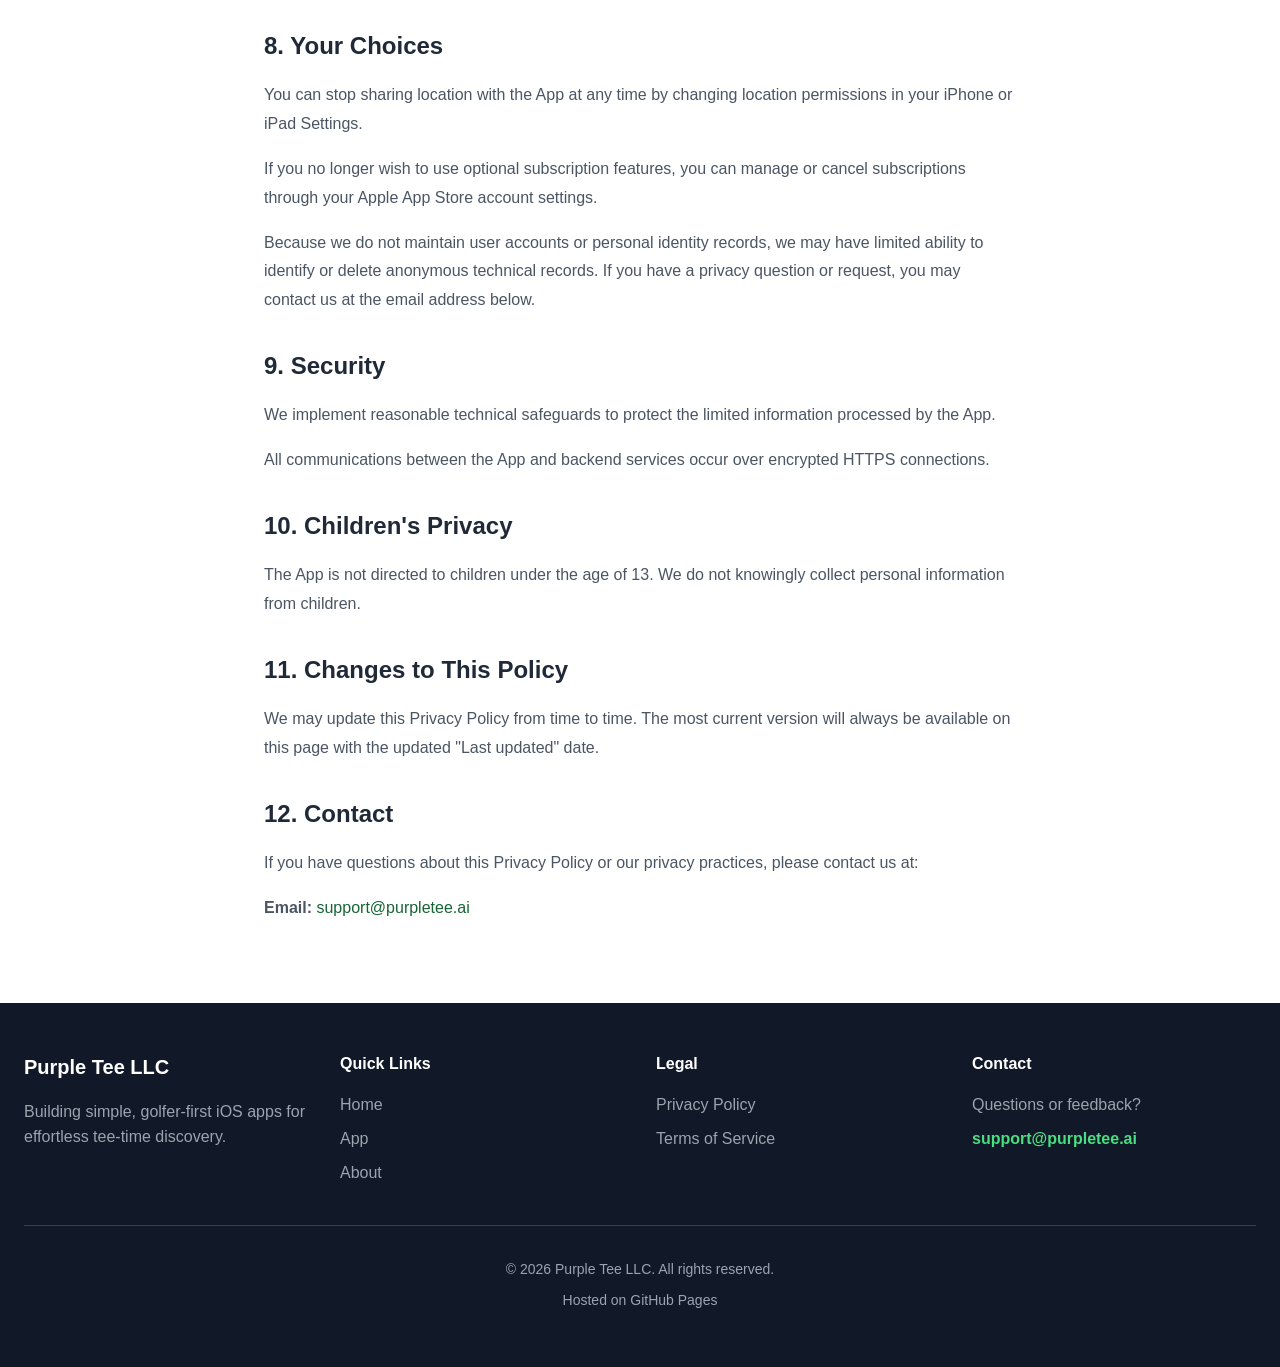
<file: privacy-policy.html>
<!DOCTYPE html>
<html lang="en">
<head>
<meta charset="UTF-8">
<meta name="viewport" content="width=device-width, initial-scale=1.0">
<meta name="description" content="Privacy Policy for Purple Tee LLC and Local Links app">
<title>Privacy Policy - Purple Tee LLC</title>
<link rel="stylesheet" href="styles.css">

<meta http-equiv="Content-Security-Policy"
content="default-src 'self'; script-src 'self'; style-src 'self' 'unsafe-inline'; img-src 'self';">

<style>
.legal-page {
max-width: 800px;
margin: 0 auto;
padding: 6rem 1.5rem 3rem;
}

.legal-header {
margin-bottom: 3rem;
}

.legal-title {
font-size: 2.5rem;
font-weight: bold;
color: #1f2937;
margin-bottom: 0.5rem;
}

.last-updated {
color: #6b7280;
font-size: 0.875rem;
}

.legal-section {
margin-bottom: 2rem;
}

.section-title {
font-size: 1.5rem;
font-weight: bold;
color: #1f2937;
margin-bottom: 1rem;
}

.legal-text {
color: #4b5563;
margin-bottom: 1rem;
line-height: 1.8;
}

.legal-list {
color: #4b5563;
margin-left: 1.5rem;
margin-bottom: 1rem;
line-height: 1.8;
}

.legal-list li {
margin-bottom: 0.5rem;
}

.back-link {
display: inline-block;
color: #166534;
text-decoration: none;
font-weight: 500;
margin-bottom: 2rem;
transition: color 0.3s ease;
}

.back-link:hover {
color: #15803d;
}

.back-link::before {
content: '← ';
}

@media (max-width: 768px) {
.legal-title {
font-size: 2rem;
}

.section-title {
font-size: 1.25rem;
}
}
</style>
</head>

<body>

<header class="header">
<div class="container header-container">
<div class="logo">Purple Tee LLC</div>
<nav class="nav">
<a href="index.html" class="nav-link">Home</a>
</nav>
</div>
</header>

<main class="legal-page">

<a href="index.html" class="back-link">Back to Home</a>

<div class="legal-header">
<h1 class="legal-title">Privacy Policy</h1>
<p class="last-updated">Last updated: March 7, 2026</p>
</div>

<p class="legal-text">
Purple Tee LLC ("we," "us," or "our") operates the Local Links iOS mobile application ("the App").
This Privacy Policy explains how information is handled when you use the App.
</p>

<section class="legal-section">
<h2 class="section-title">1. Information We Collect</h2>

<p class="legal-text">
Local Links does not require user accounts and does not collect personal identity information such as names, email addresses, phone numbers, or user profiles.
</p>

<p class="legal-text">
The App may process limited technical information necessary to operate and improve the service. This may include:
</p>

<ul class="legal-list">
<li>Device type and operating system version</li>
<li>App version</li>
<li>Anonymous usage metrics</li>
<li>Crash diagnostics and performance logs</li>
<li>Approximate geographic region derived from IP address</li>
</ul>

<p class="legal-text">
This information is used only for operational and reliability purposes and is not used by us to identify individual users.
</p>
</section>

<section class="legal-section">
<h2 class="section-title">2. Location Data</h2>

<p class="legal-text">
The App may access your device’s location if you grant permission through the iOS location permission prompt.
</p>

<p class="legal-text">
Location access is used only while the App is actively in use to identify nearby golf courses and retrieve available tee times.
</p>

<ul class="legal-list">
<li>Your approximate coordinates may be sent to our backend service to retrieve nearby course data.</li>
<li>Location information is used only to process the current request.</li>
<li>We do not store location data on our servers.</li>
<li>Location data is not used for advertising, marketing, or tracking.</li>
</ul>

<p class="legal-text">
If location access is not enabled, users may manually enter a city or ZIP code instead.
</p>
</section>

<section class="legal-section">
<h2 class="section-title">3. Analytics and Diagnostics</h2>

<p class="legal-text">
We use Google Firebase Analytics and Firebase Crashlytics to monitor app performance, stability, and reliability.
</p>

<p class="legal-text">
These services may collect limited technical information including:
</p>

<ul class="legal-list">
<li>Device model and operating system</li>
<li>App version</li>
<li>Crash reports and performance diagnostics</li>
<li>Anonymous usage events</li>
</ul>

<p class="legal-text">
Firebase may use device-level identifiers such as an app instance identifier to generate anonymous analytics metrics.
These identifiers are not linked by us to any personal identity.
</p>

<p class="legal-text">
More information about Google's privacy practices is available in Google’s privacy policy.
</p>
</section>

<section class="legal-section">
<h2 class="section-title">4. Subscriptions and Purchases</h2>

<p class="legal-text">
The App may offer optional premium features through in-app purchases provided by Apple’s App Store.
</p>

<p class="legal-text">
All payments are processed directly by Apple through your App Store account.
We do not collect or store payment information such as credit card numbers.
</p>

<p class="legal-text">
We use RevenueCat to help manage subscription status and entitlement access within the App.
</p>

<p class="legal-text">
RevenueCat may process limited technical information necessary to validate subscription status, including:
</p>

<ul class="legal-list">
<li>An anonymous app user identifier</li>
<li>Subscription status and purchase receipts</li>
<li>Device and app version information</li>
</ul>

<p class="legal-text">
This information is used solely to determine whether premium features should be enabled in the App.
</p>
</section>

<section class="legal-section">
<h2 class="section-title">5. How We Use Information</h2>

<ul class="legal-list">
<li>Provide tee-time search functionality</li>
<li>Identify nearby golf courses</li>
<li>Validate subscription access to premium features</li>
<li>Diagnose crashes and technical issues</li>
<li>Improve app performance and reliability</li>
</ul>

<p class="legal-text">
We do not use data for advertising, profiling, or marketing.
</p>
</section>

<section class="legal-section">
<h2 class="section-title">6. Data Sharing</h2>

<p class="legal-text">
We do not sell, rent, or trade user data.
</p>

<p class="legal-text">
Limited technical data may be processed by service providers that help operate the App, including:
</p>

<ul class="legal-list">
<li>Google Firebase (analytics and crash diagnostics)</li>
<li>RevenueCat (subscription management)</li>
<li>Our backend infrastructure used to retrieve public tee-time data</li>
</ul>

<p class="legal-text">
These providers process information only as necessary to provide their services. We expect service providers that process data on our behalf to handle it in a manner consistent with applicable privacy and security obligations.
</p>

<p class="legal-text">
We do not track users across apps, websites, or services operated by other companies, and we do not use data collected from this App for advertising or marketing purposes.
</p>
</section>

<section class="legal-section">
<h2 class="section-title">7. Data Retention</h2>

<p class="legal-text">
The App does not maintain user accounts or store personal identity information.
</p>

<p class="legal-text">
We do not retain precise location data from App requests on our servers.
</p>

<p class="legal-text">
Anonymous analytics and diagnostic information collected through Firebase, and subscription-related technical information processed by RevenueCat, may be retained according to those providers’ retention policies.
</p>
</section>

<section class="legal-section">
<h2 class="section-title">8. Your Choices</h2>

<p class="legal-text">
You can stop sharing location with the App at any time by changing location permissions in your iPhone or iPad Settings.
</p>

<p class="legal-text">
If you no longer wish to use optional subscription features, you can manage or cancel subscriptions through your Apple App Store account settings.
</p>

<p class="legal-text">
Because we do not maintain user accounts or personal identity records, we may have limited ability to identify or delete anonymous technical records. If you have a privacy question or request, you may contact us at the email address below.
</p>
</section>

<section class="legal-section">
<h2 class="section-title">9. Security</h2>

<p class="legal-text">
We implement reasonable technical safeguards to protect the limited information processed by the App.
</p>

<p class="legal-text">
All communications between the App and backend services occur over encrypted HTTPS connections.
</p>
</section>

<section class="legal-section">
<h2 class="section-title">10. Children's Privacy</h2>

<p class="legal-text">
The App is not directed to children under the age of 13.
We do not knowingly collect personal information from children.
</p>
</section>

<section class="legal-section">
<h2 class="section-title">11. Changes to This Policy</h2>

<p class="legal-text">
We may update this Privacy Policy from time to time.
The most current version will always be available on this page with the updated "Last updated" date.
</p>
</section>

<section class="legal-section">
<h2 class="section-title">12. Contact</h2>

<p class="legal-text">
If you have questions about this Privacy Policy or our privacy practices, please contact us at:
</p>

<p class="legal-text">
<strong>Email:</strong>
<a href="mailto:support@purpletee.ai" style="color:#166534;text-decoration:none;">
support@purpletee.ai
</a>
</p>
</section>

</main>

<footer class="footer">
<div class="container footer-container">

<div class="footer-grid">

<div class="footer-section">
<div class="footer-logo">Purple Tee LLC</div>
<p class="footer-description">
Building simple, golfer-first iOS apps for effortless tee-time discovery.
</p>
</div>

<div class="footer-section">
<h4 class="footer-heading">Quick Links</h4>
<ul class="footer-links">
<li><a href="index.html">Home</a></li>
<li><a href="index.html#app">App</a></li>
<li><a href="index.html#about">About</a></li>
</ul>
</div>

<div class="footer-section">
<h4 class="footer-heading">Legal</h4>
<ul class="footer-links">
<li><a href="privacy-policy.html">Privacy Policy</a></li>
<li><a href="terms-of-service.html">Terms of Service</a></li>
</ul>
</div>

<div class="footer-section">
<h4 class="footer-heading">Contact</h4>
<p class="footer-text">Questions or feedback?</p>
<a href="mailto:support@purpletee.ai" class="footer-email">
support@purpletee.ai
</a>
</div>

</div>

<div class="footer-bottom">
<p>© 2026 Purple Tee LLC. All rights reserved.</p>
<p>Hosted on GitHub Pages</p>
</div>

</div>
</footer>

</body>
</html>
</file>
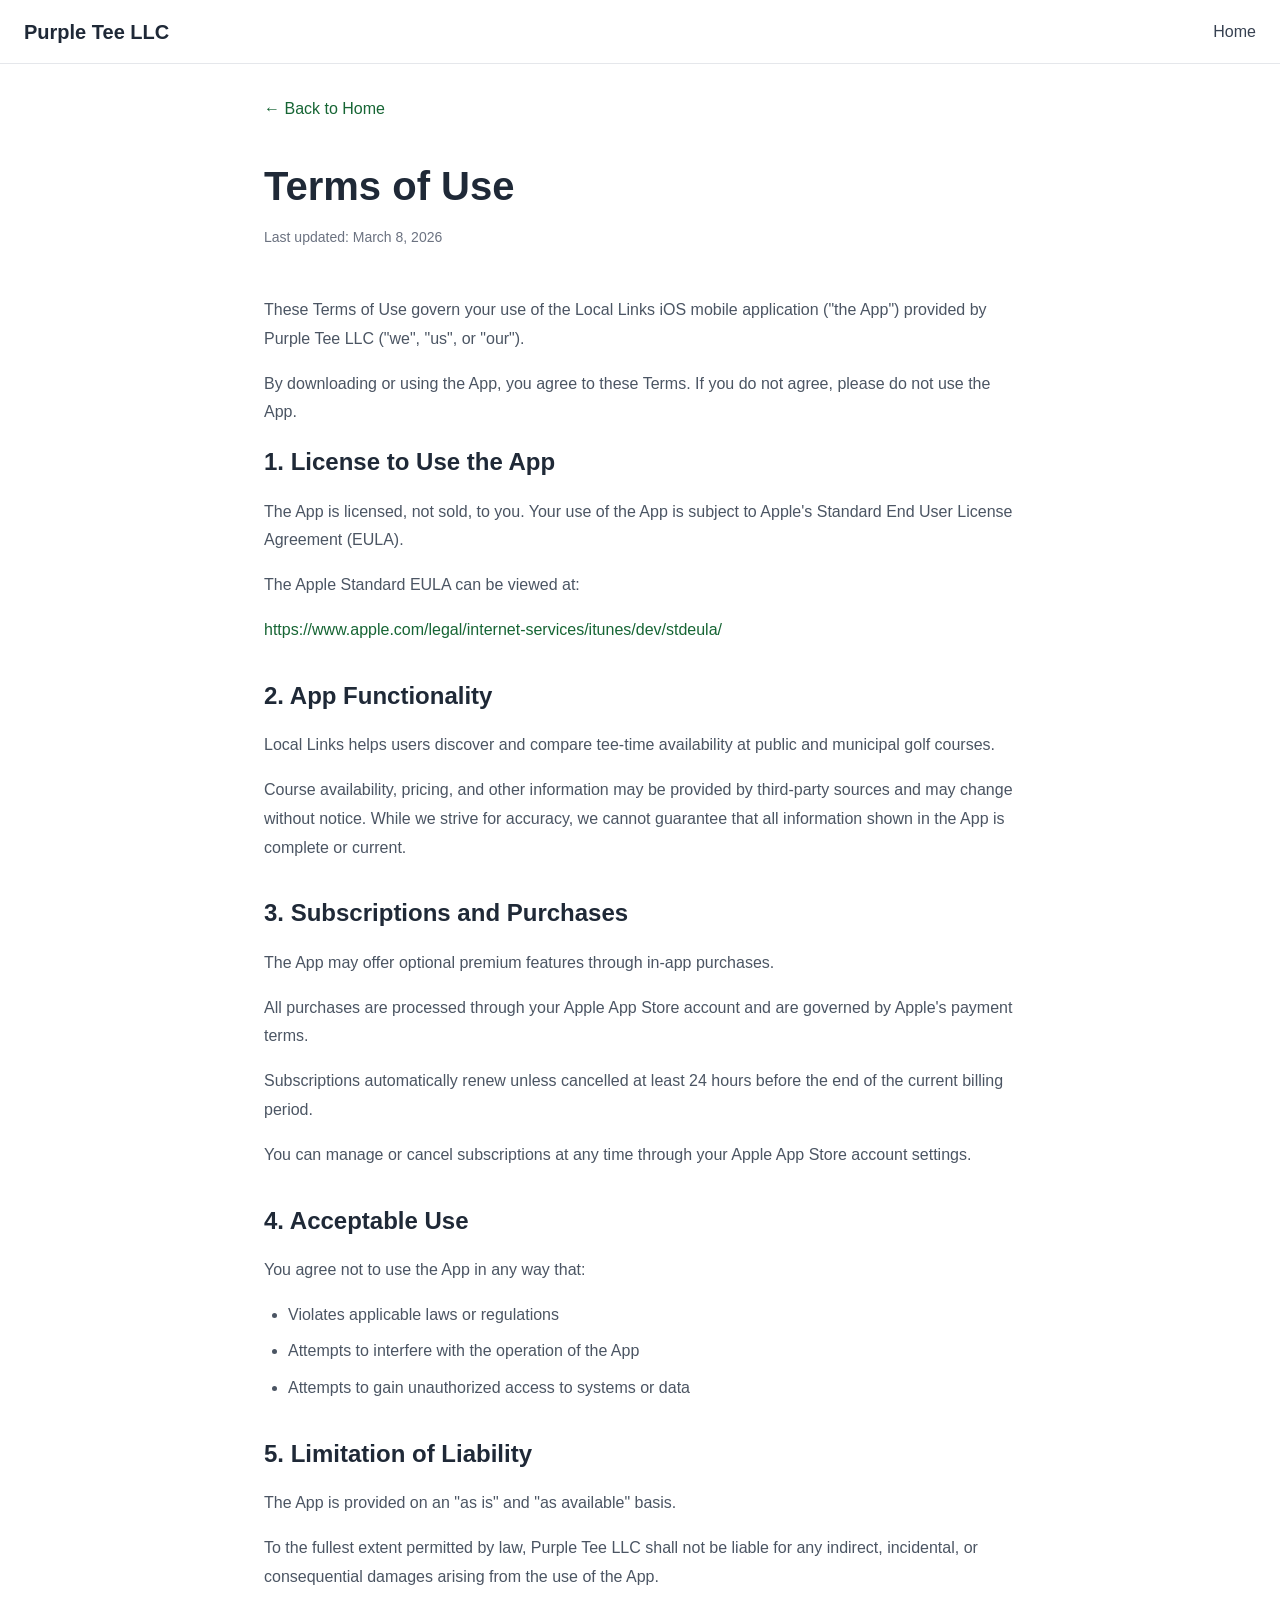
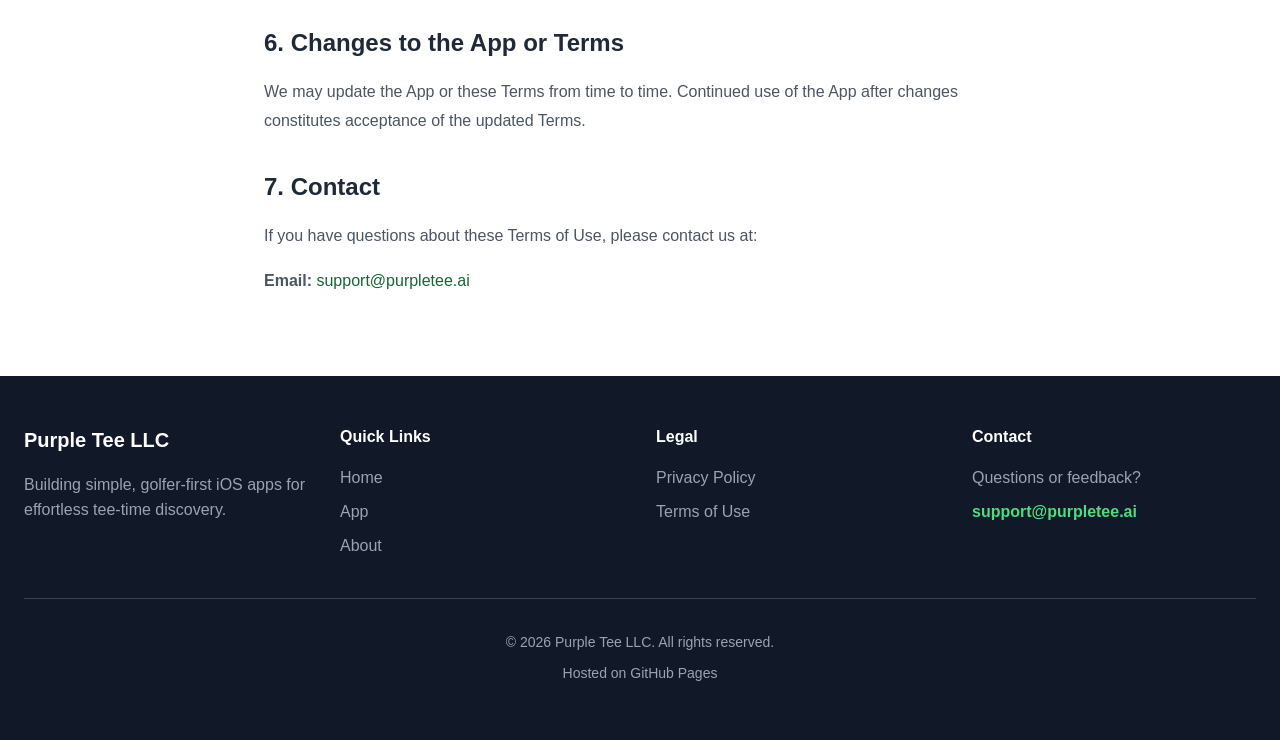
<file: terms-of-service.html>
<!DOCTYPE html>
<html lang="en">
<head>

    <meta charset="UTF-8">
    <meta name="viewport" content="width=device-width, initial-scale=1.0">

    <meta name="description" content="Terms of Use for Purple Tee LLC and the Local Links iOS application.">

    <title>Terms of Use - Purple Tee LLC</title>

    <link rel="canonical" href="https://purpletee.ai/terms-of-service.html">

    <meta name="referrer" content="strict-origin-when-cross-origin">

    <meta http-equiv="Content-Security-Policy"
          content="default-src 'self'; script-src 'self'; style-src 'self' 'unsafe-inline'; img-src 'self'; object-src 'none'; base-uri 'self'; form-action 'self'; upgrade-insecure-requests">

    <link rel="stylesheet" href="styles.css">

    <style>

        .legal-page {
            max-width: 800px;
            margin: 0 auto;
            padding: 6rem 1.5rem 3rem;
        }

        .legal-header {
            margin-bottom: 3rem;
        }

        .legal-title {
            font-size: 2.5rem;
            font-weight: bold;
            color: #1f2937;
            margin-bottom: 0.5rem;
        }

        .last-updated {
            color: #6b7280;
            font-size: 0.875rem;
        }

        .legal-section {
            margin-bottom: 2rem;
        }

        .section-title {
            font-size: 1.5rem;
            font-weight: bold;
            color: #1f2937;
            margin-bottom: 1rem;
        }

        .legal-text {
            color: #4b5563;
            margin-bottom: 1rem;
            line-height: 1.8;
        }

        .legal-list {
            color: #4b5563;
            margin-left: 1.5rem;
            margin-bottom: 1rem;
            line-height: 1.8;
        }

        .legal-list li {
            margin-bottom: 0.5rem;
        }

        .back-link {
            display: inline-block;
            color: #166534;
            text-decoration: none;
            font-weight: 500;
            margin-bottom: 2rem;
        }

        .back-link::before {
            content: '← ';
        }

        @media (max-width: 768px) {

            .legal-title {
                font-size: 2rem;
            }

            .section-title {
                font-size: 1.25rem;
            }

        }

    </style>

</head>

<body>

<header class="header">

    <div class="container header-container">

        <div class="logo">Purple Tee LLC</div>

        <nav class="nav">
            <a href="index.html" class="nav-link">Home</a>
        </nav>

    </div>

</header>


<main class="legal-page">

    <a href="index.html" class="back-link">Back to Home</a>

    <div class="legal-header">

        <h1 class="legal-title">Terms of Use</h1>

        <p class="last-updated">Last updated: March 8, 2026</p>

    </div>


    <p class="legal-text">
        These Terms of Use govern your use of the Local Links iOS mobile application ("the App")
        provided by Purple Tee LLC ("we", "us", or "our").
    </p>

    <p class="legal-text">
        By downloading or using the App, you agree to these Terms.
        If you do not agree, please do not use the App.
    </p>


    <section class="legal-section">

        <h2 class="section-title">1. License to Use the App</h2>

        <p class="legal-text">
            The App is licensed, not sold, to you. Your use of the App is subject to Apple's
            Standard End User License Agreement (EULA).
        </p>

        <p class="legal-text">
            The Apple Standard EULA can be viewed at:
        </p>

        <p class="legal-text">
            <a href="https://www.apple.com/legal/internet-services/itunes/dev/stdeula/"
               style="color:#166534;text-decoration:none;">
               https://www.apple.com/legal/internet-services/itunes/dev/stdeula/
            </a>
        </p>

    </section>


    <section class="legal-section">

        <h2 class="section-title">2. App Functionality</h2>

        <p class="legal-text">
            Local Links helps users discover and compare tee-time availability
            at public and municipal golf courses.
        </p>

        <p class="legal-text">
            Course availability, pricing, and other information may be provided
            by third-party sources and may change without notice.
            While we strive for accuracy, we cannot guarantee that all information
            shown in the App is complete or current.
        </p>

    </section>


    <section class="legal-section">

        <h2 class="section-title">3. Subscriptions and Purchases</h2>

        <p class="legal-text">
            The App may offer optional premium features through in-app purchases.
        </p>

        <p class="legal-text">
            All purchases are processed through your Apple App Store account and
            are governed by Apple's payment terms.
        </p>

        <p class="legal-text">
            Subscriptions automatically renew unless cancelled at least
            24 hours before the end of the current billing period.
        </p>

        <p class="legal-text">
            You can manage or cancel subscriptions at any time through
            your Apple App Store account settings.
        </p>

    </section>


    <section class="legal-section">

        <h2 class="section-title">4. Acceptable Use</h2>

        <p class="legal-text">
            You agree not to use the App in any way that:
        </p>

        <ul class="legal-list">
            <li>Violates applicable laws or regulations</li>
            <li>Attempts to interfere with the operation of the App</li>
            <li>Attempts to gain unauthorized access to systems or data</li>
        </ul>

    </section>


    <section class="legal-section">

        <h2 class="section-title">5. Limitation of Liability</h2>

        <p class="legal-text">
            The App is provided on an "as is" and "as available" basis.
        </p>

        <p class="legal-text">
            To the fullest extent permitted by law, Purple Tee LLC shall not
            be liable for any indirect, incidental, or consequential damages
            arising from the use of the App.
        </p>

    </section>


    <section class="legal-section">

        <h2 class="section-title">6. Changes to the App or Terms</h2>

        <p class="legal-text">
            We may update the App or these Terms from time to time.
            Continued use of the App after changes constitutes
            acceptance of the updated Terms.
        </p>

    </section>


    <section class="legal-section">

        <h2 class="section-title">7. Contact</h2>

        <p class="legal-text">
            If you have questions about these Terms of Use,
            please contact us at:
        </p>

        <p class="legal-text">
            <strong>Email:</strong>
            <a href="mailto:support@purpletee.ai"
               style="color:#166534;text-decoration:none;">
               support@purpletee.ai
            </a>
        </p>

    </section>

</main>


<footer class="footer">

    <div class="container footer-container">

        <div class="footer-grid">

            <div class="footer-section">

                <div class="footer-logo">Purple Tee LLC</div>

                <p class="footer-description">
                    Building simple, golfer-first iOS apps for effortless tee-time discovery.
                </p>

            </div>


            <div class="footer-section">

                <h4 class="footer-heading">Quick Links</h4>

                <ul class="footer-links">
                    <li><a href="index.html">Home</a></li>
                    <li><a href="index.html#app">App</a></li>
                    <li><a href="index.html#about">About</a></li>
                </ul>

            </div>


            <div class="footer-section">

                <h4 class="footer-heading">Legal</h4>

                <ul class="footer-links">
                    <li><a href="privacy-policy.html">Privacy Policy</a></li>
                    <li><a href="terms-of-service.html">Terms of Use</a></li>
                </ul>

            </div>


            <div class="footer-section">

                <h4 class="footer-heading">Contact</h4>

                <p class="footer-text">Questions or feedback?</p>

                <a href="mailto:support@purpletee.ai"
                   class="footer-email">
                   support@purpletee.ai
                </a>

            </div>

        </div>


        <div class="footer-bottom">

            <p>&copy; 2026 Purple Tee LLC. All rights reserved.</p>

            <p>Hosted on GitHub Pages</p>

        </div>

    </div>

</footer>

</body>
</html>
</file>
<file: styles.css>
/* Reset and Base Styles */
* {
    margin: 0;
    padding: 0;
    box-sizing: border-box;
}

html {
    scroll-behavior: smooth;
}

body {
    font-family: -apple-system, BlinkMacSystemFont, 'Segoe UI', Roboto, Oxygen, Ubuntu, Cantarell, 'Helvetica Neue', sans-serif;
    line-height: 1.6;
    color: #1f2937;
    background-color: #ffffff;
}

.container {
    max-width: 1280px;
    margin: 0 auto;
    padding: 0 1.5rem;
}

/* Header */
.header {
    position: fixed;
    top: 0;
    left: 0;
    right: 0;
    background-color: rgba(255, 255, 255, 0.95);
    backdrop-filter: blur(10px);
    border-bottom: 1px solid #e5e7eb;
    z-index: 1000;
    height: 64px;
}

.header-container {
    display: flex;
    justify-content: space-between;
    align-items: center;
    height: 64px;
}

.logo {
    font-size: 1.25rem;
    font-weight: bold;
    color: #1f2937;
}

.nav {
    display: flex;
    gap: 2rem;
    align-items: center;
}

.nav-link {
    color: #374151;
    text-decoration: none;
    font-weight: 500;
    transition: color 0.3s ease;
}

.nav-link:hover {
    color: #166534;
}

.menu-toggle {
    display: none;
    flex-direction: column;
    background: none;
    border: none;
    cursor: pointer;
    padding: 0.5rem;
}

.menu-icon,
.menu-icon::before,
.menu-icon::after {
    width: 24px;
    height: 2px;
    background-color: #374151;
    transition: all 0.3s ease;
}

.menu-icon::before,
.menu-icon::after {
    content: '';
    display: block;
}

.menu-icon::before {
    transform: translateY(-7px);
}

.menu-icon::after {
    transform: translateY(5px);
}

.menu-toggle.active .menu-icon {
    background-color: transparent;
}

.menu-toggle.active .menu-icon::before {
    transform: rotate(45deg);
}

.menu-toggle.active .menu-icon::after {
    transform: rotate(-45deg) translateY(0);
}

/* Hero Section */
.hero {
    position: relative;
    padding: 5rem 0 3rem;
    min-height: 60vh;
    display: flex;
    align-items: center;
    overflow: hidden;
}

.hero-bg {
    position: absolute;
    inset: 0;
    background: linear-gradient(135deg, #f0fdf4 0%, #ffffff 50%, #f0fdf4 100%);
    z-index: -1;
}

.hero-container {
    padding-top: 3rem;
    padding-bottom: 3rem;
}

.hero-content {
    text-align: center;
    max-width: 64rem;
    margin: 0 auto;
}

.hero-title {
    font-size: 3rem;
    font-weight: bold;
    color: #1f2937;
    margin-bottom: 1.5rem;
    line-height: 1.1;
}

.text-green {
    color: #166534;
}

.hero-subtitle {
    font-size: 1.25rem;
    color: #4b5563;
}

/* App Section */
.app-section {
    padding: 5rem 0;
    background-color: #ffffff;
}

.app-header {
    text-align: center;
    margin-bottom: 3rem;
}

.logo-container {
    display: flex;
    justify-content: center;
    margin-bottom: 1.5rem;
}

.app-logo {
    max-width: 400px;
    width: 100%;
    height: auto;
}

.coming-soon {
    font-size: 1.125rem;
    color: #166534;
    font-weight: 600;
    margin-bottom: 1rem;
}

.app-description {
    font-size: 1.25rem;
    color: #4b5563;
    max-width: 42rem;
    margin: 0 auto;
}

/* Features Grid */
.features-grid {
    display: grid;
    grid-template-columns: repeat(auto-fit, minmax(300px, 1fr));
    gap: 2rem;
    margin-top: 3rem;
}

.feature-card {
    padding: 1.5rem;
    border: 1px solid #e5e7eb;
    border-radius: 0.75rem;
    transition: all 0.3s ease;
}

.feature-card:hover {
    border-color: #86efac;
    box-shadow: 0 10px 25px rgba(0, 0, 0, 0.1);
}

.feature-icon {
    width: 3rem;
    height: 3rem;
    background-color: #f0fdf4;
    border-radius: 0.5rem;
    display: flex;
    align-items: center;
    justify-content: center;
    font-size: 1.5rem;
    margin-bottom: 1rem;
    transition: background-color 0.3s ease;
}

.feature-card:hover .feature-icon {
    background-color: #166534;
}

.feature-title {
    font-size: 1.25rem;
    font-weight: bold;
    color: #1f2937;
    margin-bottom: 0.5rem;
}

.feature-description {
    color: #4b5563;
}

/* About Section */
.about-section {
    padding: 5rem 0;
    background-color: #f9fafb;
}

.about-container {
    max-width: 64rem;
}

.about-content {
    max-width: 48rem;
}

.about-title {
    font-size: 2.5rem;
    font-weight: bold;
    color: #1f2937;
    margin-bottom: 1.5rem;
}

.about-text {
    font-size: 1.125rem;
    color: #4b5563;
    margin-bottom: 1.5rem;
}

.highlights-list {
    list-style: none;
    margin-top: 2rem;
}

.highlight-item {
    display: flex;
    align-items: center;
    gap: 0.75rem;
    margin-bottom: 0.75rem;
    font-size: 1.125rem;
    color: #374151;
}

.checkmark {
    color: #166534;
    font-weight: bold;
    font-size: 1.5rem;
}

/* Footer */
.footer {
    background-color: #111827;
    color: #ffffff;
    padding: 3rem 0;
}

.footer-grid {
    display: grid;
    grid-template-columns: repeat(auto-fit, minmax(200px, 1fr));
    gap: 2rem;
    margin-bottom: 2rem;
}

.footer-logo {
    font-size: 1.25rem;
    font-weight: bold;
    margin-bottom: 1rem;
}

.footer-description,
.footer-text {
    color: #9ca3af;
    margin-bottom: 0.5rem;
}

.footer-heading {
    font-weight: bold;
    margin-bottom: 1rem;
}

.footer-links {
    list-style: none;
}

.footer-links li {
    margin-bottom: 0.5rem;
}

.footer-links a {
    color: #9ca3af;
    text-decoration: none;
    transition: color 0.3s ease;
}

.footer-links a:hover {
    color: #ffffff;
}

.footer-email {
    color: #4ade80;
    font-weight: 600;
    text-decoration: none;
}

.footer-email:hover {
    color: #ffffff;
}

.footer-bottom {
    border-top: 1px solid #374151;
    padding-top: 2rem;
    text-align: center;
    color: #9ca3af;
}

.footer-bottom p {
    margin-bottom: 0.5rem;
    font-size: 0.875rem;
}

/* Mobile Responsive */
@media (max-width: 768px) {
    .nav {
        position: fixed;
        top: 64px;
        left: 0;
        right: 0;
        background-color: #ffffff;
        flex-direction: column;
        padding: 1rem 1.5rem;
        border-bottom: 1px solid #e5e7eb;
        display: none;
        gap: 1rem;
    }

    .nav.active {
        display: flex;
    }

    .menu-toggle {
        display: flex;
    }

    .hero-title {
        font-size: 2rem;
    }

    .hero-subtitle {
        font-size: 1.125rem;
    }

    .about-title {
        font-size: 2rem;
    }

    .app-logo {
        max-width: 300px;
    }

    .features-grid {
        grid-template-columns: 1fr;
    }

    .footer-grid {
        grid-template-columns: 1fr;
    }
}

@media (min-width: 769px) and (max-width: 1024px) {
    .hero-title {
        font-size: 2.5rem;
    }

    .features-grid {
        grid-template-columns: repeat(2, 1fr);
    }
}

/* Accessibility */
@media (prefers-reduced-motion: reduce) {
    html {
        scroll-behavior: auto;
    }

    * {
        animation-duration: 0.01ms !important;
        animation-iteration-count: 1 !important;
        transition-duration: 0.01ms !important;
    }
}

/* Focus styles for accessibility */
a:focus,
button:focus {
    outline: 2px solid #166534;
    outline-offset: 2px;
}
</file>
<file: clubmill.css>
/* ClubMill pages only. Local Links keeps styles.css. Do not merge these rules into styles.css. */

:root {
    --ink: #12161c;
    --ink-2: #1a212c;
    --ink-3: #232b3a;
    --paper: #f6f3ec;
    --paper-2: #efeae0;
    --ivory: #f4efe4;
    --ivory-dim: #d9d0c3;
    --muted: #c9c0b2;
    --brass: #e2c79a;
    --brass-ink: #5c4316;
    --green: #d5f5e3;
    --text: #1c1916;
    --text-soft: #4e473f;
    --link: #13543c;
    --line: rgba(244, 239, 228, 0.14);
    --serif: "Iowan Old Style", "Palatino Linotype", Palatino, Georgia, "Times New Roman", serif;
    --sans: -apple-system, BlinkMacSystemFont, "Segoe UI", Roboto, "Helvetica Neue", Arial, sans-serif;
    --wrap: 1120px;
    --shadow: 0 18px 40px rgba(0, 0, 0, 0.28);
}

* {
    box-sizing: border-box;
}

html {
    scroll-behavior: smooth;
}

body.cm {
    margin: 0;
    min-height: 100vh;
    background:
        radial-gradient(900px 420px at 100% -10%, rgba(226, 199, 154, 0.14), transparent 55%),
        radial-gradient(700px 380px at -10% 15%, rgba(20, 53, 40, 0.55), transparent 50%),
        var(--ink);
    color: var(--ivory);
    font-family: var(--sans);
    font-size: 1.0625rem;
    line-height: 1.6;
}

img {
    max-width: 100%;
    height: auto;
}

a {
    color: inherit;
}

:focus-visible {
    outline: 2px solid var(--brass);
    outline-offset: 3px;
}

::selection {
    background: var(--brass);
    color: var(--ink);
}

.skip {
    position: absolute;
    left: 1rem;
    top: -4rem;
    background: var(--ivory);
    color: var(--ink);
    padding: 0.6rem 1rem;
    z-index: 5;
    border-radius: 0.4rem;
    font-weight: 700;
    text-decoration: none;
}

.skip:focus {
    top: 0.75rem;
}

.wrap {
    width: min(var(--wrap), calc(100% - 2.5rem));
    margin-inline: auto;
}

.site-header {
    position: relative;
    z-index: 2;
    background: rgba(18, 22, 28, 0.94);
    border-bottom: 1px solid var(--line);
    box-shadow: inset 0 3px 0 var(--brass);
}

.header-inner {
    display: flex;
    flex-wrap: wrap;
    align-items: center;
    justify-content: space-between;
    gap: 0.25rem 1.5rem;
    min-height: 4.25rem;
    padding: 0.35rem 0;
}

.wordmark {
    display: inline-flex;
    align-items: center;
    gap: 0.7rem;
    color: var(--ivory);
    text-decoration: none;
    font-family: var(--serif);
    font-size: 1.05rem;
    font-weight: 600;
    letter-spacing: -0.02em;
    line-height: 1.15;
    max-width: 13.5rem;
    padding: 0.35rem 0;
}

.wordmark img {
    width: 32px;
    height: 32px;
    display: block;
}

.site-nav {
    display: flex;
    flex-wrap: wrap;
    gap: 0.15rem 1.15rem;
}

.site-nav a {
    display: inline-block;
    padding: 0.7rem 0.05rem;
    color: var(--ivory-dim);
    text-decoration: none;
    font-size: 0.95rem;
    font-weight: 600;
}

.site-nav a:hover {
    color: var(--ivory);
}

.nav-break {
    display: none;
}

.site-nav a[aria-current="page"] {
    color: var(--brass);
    box-shadow: inset 0 -2px 0 var(--brass);
}

.hero {
    padding: 4.25rem 0 3.5rem;
}

.hero-grid {
    display: grid;
    grid-template-columns: minmax(0, 0.86fr) minmax(320px, 1.14fr);
    gap: 3rem;
    align-items: center;
}

.kicker {
    margin: 0 0 0.85rem;
    color: var(--brass);
    font-size: 0.75rem;
    font-weight: 700;
    letter-spacing: 0.16em;
    text-transform: uppercase;
}

.hero h1 {
    margin: 0;
    font-family: var(--serif);
    font-size: clamp(2.45rem, 5.6vw, 4.15rem);
    font-weight: 600;
    letter-spacing: -0.03em;
    line-height: 0.98;
    max-width: 12em;
}

.hero-dek {
    margin: 1.15rem 0 0;
    max-width: 22rem;
    font-family: var(--serif);
    font-size: clamp(1.35rem, 2.4vw, 1.8rem);
    line-height: 1.3;
    color: var(--ivory);
}

.facts {
    display: flex;
    flex-wrap: wrap;
    gap: 0.45rem 1.35rem;
    list-style: none;
    padding: 0;
    margin: 1.6rem 0 0;
}

.facts li {
    position: relative;
    padding-left: 0.95rem;
    color: var(--ivory-dim);
    font-size: 0.95rem;
}

.facts li::before {
    content: "";
    position: absolute;
    left: 0;
    top: 0.55rem;
    width: 0.38rem;
    height: 0.38rem;
    border-radius: 50%;
    background: var(--brass);
}

.hero-stage {
    background: linear-gradient(180deg, rgba(255, 255, 255, 0.035), rgba(255, 255, 255, 0.015));
    border: 1px solid var(--line);
    border-radius: 1.5rem;
    padding: 1.5rem 0.85rem 1rem;
    box-shadow: var(--shadow);
}

.stage-caption {
    margin: 0.85rem 0 0.15rem;
    text-align: center;
    color: var(--muted);
    font-size: 0.82rem;
    letter-spacing: 0.08em;
    text-transform: uppercase;
}

.cabinet-row {
    display: grid;
    grid-template-columns: repeat(4, minmax(0, 1fr));
    gap: 0.7rem;
    align-items: end;
}

.cabinet {
    background: linear-gradient(180deg, #313a4c 0%, #1c2431 42%, #141a24 100%);
    border: 1px solid rgba(226, 199, 154, 0.55);
    border-radius: 0.85rem 0.85rem 0.45rem 0.45rem;
    padding: 0.55rem 0.5rem 0.6rem;
    box-shadow: inset 0 1px 0 rgba(255, 255, 255, 0.16), 0 14px 24px rgba(0, 0, 0, 0.28);
}

.cabinet:nth-child(2),
.cabinet:nth-child(3) {
    margin-bottom: 0.85rem;
}

.cabinet .marquee {
    margin: 0 0 0.45rem;
    padding-bottom: 0.35rem;
    border-bottom: 1px solid rgba(226, 199, 154, 0.35);
    text-align: center;
    color: var(--brass);
    font-size: 0.68rem;
    font-weight: 700;
    letter-spacing: 0.08em;
    text-transform: uppercase;
    overflow: hidden;
    text-overflow: ellipsis;
    white-space: nowrap;
}

.screen {
    display: grid;
    place-items: center;
    aspect-ratio: 5 / 4;
    border-radius: 0.35rem;
    border: 1px solid rgba(0, 0, 0, 0.45);
    box-shadow: inset 0 0 0 2px rgba(226, 199, 154, 0.16);
}

.screen svg {
    width: 78%;
    height: auto;
}

.cabinet-golf .screen { background: radial-gradient(circle at 50% 20%, #1d5a42, #0e241c 72%); }
.cabinet-football .screen { background: radial-gradient(circle at 50% 20%, #2a4472, #121a2c 72%); }
.cabinet-soccer .screen { background: radial-gradient(circle at 50% 20%, #1e5a38, #102218 72%); }
.cabinet-baseball .screen { background: radial-gradient(circle at 50% 20%, #5a4630, #241c14 72%); }

.deck {
    display: flex;
    align-items: center;
    justify-content: center;
    gap: 0.35rem;
    margin-top: 0.45rem;
    height: 1.45rem;
    border-radius: 0.35rem;
    background: #0e131b;
}

.deck span {
    width: 0.48rem;
    height: 0.48rem;
    border-radius: 50%;
    background: var(--brass);
    box-shadow: inset 0 -1px 0 rgba(0, 0, 0, 0.35);
}

.section {
    padding: 4.5rem 0;
    scroll-margin-top: 5rem;
}

.section + .section {
    border-top: 1px solid var(--line);
}

.section-head {
    max-width: 40rem;
    margin-bottom: 2rem;
}

.section h2,
.support h2 {
    margin: 0;
    font-family: var(--serif);
    font-size: clamp(2rem, 4vw, 2.75rem);
    font-weight: 600;
    letter-spacing: -0.03em;
    line-height: 1.1;
}

.lede {
    margin: 0.9rem 0 0;
    color: var(--ivory-dim);
    font-size: 1.08rem;
}

.pitch {
    padding-top: 1rem;
}

.pitch h2 {
    max-width: 16em;
}

.pitch-copy {
    margin: 0;
    max-width: 42rem;
    font-family: var(--serif);
    font-size: clamp(1.28rem, 2.2vw, 1.6rem);
    line-height: 1.45;
    color: var(--ivory);
}

.feature-grid,
.platform-grid,
.slot-grid {
    display: grid;
    gap: 1rem;
    list-style: none;
    padding: 0;
    margin: 0;
}

.feature-grid {
    grid-template-columns: repeat(3, minmax(0, 1fr));
}

.card,
.platform {
    background: rgba(255, 255, 255, 0.03);
    border: 1px solid var(--line);
    border-radius: 1rem;
    padding: 1.3rem 1.2rem 1.35rem;
}

.card h3,
.platform h3 {
    margin: 0.85rem 0 0.4rem;
    font-family: var(--serif);
    font-size: 1.35rem;
    font-weight: 600;
    letter-spacing: -0.02em;
}

.card p,
.platform p {
    margin: 0;
    color: var(--ivory-dim);
}

.icon {
    display: grid;
    place-items: center;
    width: 2.6rem;
    height: 2.6rem;
    border-radius: 0.7rem;
    color: var(--brass);
    background: rgba(226, 199, 154, 0.08);
    border: 1px solid rgba(226, 199, 154, 0.28);
}

.icon svg {
    width: 1.35rem;
    height: 1.35rem;
    display: block;
}

.slot-grid {
    grid-template-columns: repeat(4, minmax(0, 1fr));
    gap: 1.15rem;
}

.slot-grid figure {
    margin: 0;
}

.phone {
    background: #0e131b;
    border: 1px solid rgba(226, 199, 154, 0.5);
    border-radius: 1.35rem;
    padding: 0.5rem;
    box-shadow: var(--shadow);
}

.phone-screen {
    aspect-ratio: 9 / 16;
    border-radius: 1rem;
    background:
        linear-gradient(180deg, rgba(226, 199, 154, 0.1), transparent 28%),
        var(--ink-2);
    display: flex;
    flex-direction: column;
    align-items: center;
    justify-content: center;
    gap: 0.35rem;
    text-align: center;
    padding: 1rem;
}

.phone-screen.has-shot {
    position: relative;
    display: block;
    padding: 0;
}

.phone-screen.has-shot::before {
    display: none;
}

.phone-screen.has-shot img {
    position: absolute;
    inset: 0;
    width: 100%;
    height: 100%;
    max-width: none;
    object-fit: cover;
    display: block;
    border-radius: 1rem;
}

.phone-screen::before {
    content: "";
    width: 38%;
    aspect-ratio: 4 / 5;
    margin-bottom: 0.65rem;
    border: 1px solid rgba(226, 199, 154, 0.55);
    border-radius: 0.35rem 0.35rem 0.2rem 0.2rem;
    background:
        linear-gradient(var(--brass), var(--brass)) center 18% / 62% 1px no-repeat,
        linear-gradient(#143528, #143528) center 42% / 62% 26% no-repeat,
        linear-gradient(#0e131b, #0e131b) center 78% / 70% 16% no-repeat;
}

.slot-kicker {
    color: var(--brass);
    font-size: 0.68rem;
    font-weight: 700;
    letter-spacing: 0.14em;
    text-transform: uppercase;
}

.slot-name {
    font-family: var(--serif);
    font-size: clamp(1.2rem, 2vw, 1.55rem);
    color: var(--ivory);
}

.slot-note {
    color: var(--muted);
    font-size: 0.82rem;
}

.mock-caption {
    display: block;
    margin-top: 0.15rem;
    color: var(--brass);
    font-size: 0.72rem;
    font-weight: 700;
    letter-spacing: 0.14em;
    text-transform: uppercase;
}

.slot-grid figcaption {
    margin-top: 0.75rem;
    text-align: center;
    color: var(--ivory-dim);
    font-size: 0.92rem;
}

.platform-grid {
    grid-template-columns: repeat(3, minmax(0, 1fr));
}

.device {
    color: var(--brass);
}

.device-phone,
.device-desktop {
    display: block;
    border: 1.5px solid var(--brass);
    position: relative;
}

.device-phone {
    width: 1.55rem;
    height: 2.35rem;
    border-radius: 0.32rem;
}

.device-phone span {
    position: absolute;
    left: 50%;
    bottom: 0.22rem;
    width: 0.32rem;
    height: 0.32rem;
    border: 1.5px solid var(--brass);
    border-radius: 50%;
    transform: translateX(-50%);
}

.device-desktop {
    width: 2.5rem;
    height: 1.65rem;
    border-radius: 0.25rem;
    margin-bottom: 0.45rem;
}

.device-desktop::after {
    content: "";
    position: absolute;
    left: 50%;
    bottom: -0.42rem;
    width: 0.95rem;
    height: 0.32rem;
    border: 1.5px solid var(--brass);
    border-radius: 0 0 0.15rem 0.15rem;
    transform: translateX(-50%);
}

.platform .platform-status {
    display: inline-block;
    margin: 0.15rem 0 0.8rem;
    padding: 0.22rem 0.6rem;
    border-radius: 999px;
    background: rgba(213, 245, 227, 0.1);
    color: var(--green);
    font-size: 0.82rem;
    font-weight: 700;
}

.platform .platform-status-wait {
    background: rgba(226, 199, 154, 0.12);
    color: var(--brass);
}

.badge-slots {
    display: grid;
    grid-template-columns: repeat(3, minmax(0, 1fr));
    gap: 0.75rem;
    list-style: none;
    padding: 0;
    margin: 1.5rem 0 0;
}

.badge-slot {
    min-height: 4.25rem;
    padding: 0.8rem 1rem;
    border: 1px dashed rgba(226, 199, 154, 0.6);
    border-radius: 0.8rem;
    display: flex;
    flex-direction: column;
    justify-content: center;
    gap: 0.15rem;
}

.badge-slot strong {
    font-weight: 600;
}

.badge-slot span {
    color: var(--brass);
    font-size: 0.72rem;
    font-weight: 700;
    letter-spacing: 0.12em;
    text-transform: uppercase;
}

.support-panel {
    display: grid;
    grid-template-columns: minmax(0, 1.15fr) minmax(0, 0.85fr);
    gap: 2rem;
    align-items: start;
    background: var(--ink-2);
    border: 1px solid var(--line);
    border-radius: 1.25rem;
    padding: 2rem;
    box-shadow: var(--shadow);
}

.support-panel .lede {
    margin-bottom: 1.1rem;
}

.support-email {
    font-family: var(--serif);
    font-size: clamp(1.45rem, 3vw, 2.05rem);
    font-weight: 600;
    color: var(--brass);
    text-decoration: none;
    overflow-wrap: anywhere;
}

.support-email:hover {
    text-decoration: underline;
}

.legal-links {
    display: grid;
    gap: 0.65rem;
    list-style: none;
    padding: 0;
    margin: 0;
}

.legal-links a {
    display: block;
    padding: 0.85rem 1rem;
    border-radius: 0.8rem;
    background: rgba(255, 255, 255, 0.03);
    border: 1px solid var(--line);
    color: var(--ivory);
    text-decoration: none;
}

.legal-links a:hover {
    border-color: rgba(226, 199, 154, 0.7);
}

.legal-links small {
    display: block;
    margin-top: 0.15rem;
    color: var(--muted);
    font-size: 0.88rem;
    font-weight: 500;
}

.site-footer {
    border-top: 1px solid var(--line);
    background: #0d1116;
    padding: 3rem 0 2rem;
    margin-top: 1rem;
}

.footer-grid {
    display: grid;
    grid-template-columns: 1.4fr 1fr 1fr 1fr;
    gap: 2rem;
}

.site-footer .footer-brand {
    margin: 0 0 0.8rem;
    font-family: var(--serif);
    font-size: 1.35rem;
    font-weight: 600;
    color: var(--ivory);
}

.site-footer p,
.site-footer li,
.site-footer a {
    color: var(--muted);
}

.site-footer p {
    margin: 0;
}

.site-footer .footer-label {
    margin: 0 0 0.75rem;
    font-size: 0.78rem;
    font-weight: 700;
    letter-spacing: 0.14em;
    text-transform: uppercase;
    color: var(--ivory);
}

.site-footer ul {
    list-style: none;
    padding: 0;
    margin: 0;
}

.site-footer li {
    margin: 0.4rem 0;
}

.site-footer a {
    color: var(--ivory-dim);
    text-decoration: none;
}

.site-footer a:hover {
    color: var(--ivory);
    text-decoration: underline;
}

.site-footer .footer-email {
    color: var(--brass);
    font-weight: 700;
    text-decoration: none;
    overflow-wrap: anywhere;
}

.site-footer .footer-email:hover {
    color: var(--ivory);
}

.footer-bottom {
    margin-top: 2rem;
    padding-top: 1.25rem;
    border-top: 1px solid rgba(244, 239, 228, 0.1);
    color: var(--muted);
    font-size: 0.88rem;
}

.footer-bottom p {
    margin: 0.2rem 0;
}

.page-intro {
    padding: 2.25rem 0 0.5rem;
}

.doc {
    width: min(46rem, calc(100% - 2.5rem));
    margin: 0 auto 4rem;
    background: var(--paper);
    color: var(--text);
    border-radius: 1.25rem;
    padding: 2.5rem 2.4rem 2.75rem;
    box-shadow: var(--shadow);
}

.doc h1 {
    margin: 0.35rem 0 0.4rem;
    font-family: var(--serif);
    font-size: clamp(2.2rem, 5vw, 3rem);
    font-weight: 600;
    letter-spacing: -0.03em;
    line-height: 1.05;
    color: var(--text);
}

.doc .kicker {
    color: var(--brass-ink);
}

.updated {
    margin: 0 0 1.5rem;
    color: #5c554c;
    font-size: 0.95rem;
}

.doc p,
.doc li {
    font-size: 1.05rem;
    line-height: 1.7;
}

.doc p {
    margin: 0 0 1rem;
}

.doc a {
    color: var(--link);
    font-weight: 600;
    overflow-wrap: anywhere;
}

.doc a:hover {
    color: #0c3b2a;
}

.doc h2 {
    margin: 2.1rem 0 0.75rem;
    font-family: var(--serif);
    font-size: 1.5rem;
    font-weight: 600;
    letter-spacing: -0.02em;
    line-height: 1.25;
    color: var(--text);
}

.doc h3 {
    margin: 1.25rem 0 0.4rem;
    font-size: 1.05rem;
    letter-spacing: 0.01em;
}

.doc ul,
.doc ol {
    margin: 0 0 1rem;
    padding-left: 1.3rem;
}

.doc li {
    margin: 0.35rem 0;
}

.doc li::marker {
    color: var(--brass-ink);
}

.summary {
    margin: 0 0 1.75rem;
    padding: 0.2rem 0 0.2rem 1rem;
    border-left: 3px solid var(--brass-ink);
}

.summary li {
    color: var(--text);
}

.back-link {
    display: inline-block;
    margin-bottom: 1.1rem;
    color: var(--link);
    font-weight: 700;
    text-decoration: none;
}

.back-link:hover {
    text-decoration: underline;
}

.steps {
    margin: 0 0 1.25rem;
    padding: 1rem 1rem 1rem 2.4rem;
    background: var(--paper-2);
    border-radius: 0.85rem;
}

.split {
    display: grid;
    grid-template-columns: 1fr 1fr;
    gap: 0.85rem;
    margin: 0.4rem 0 0.5rem;
}

.split section {
    background: var(--paper-2);
    border-radius: 0.85rem;
    padding: 0.9rem 1rem 0.4rem;
}

.split h2 {
    margin-top: 0;
    font-size: 1.28rem;
}

.note {
    margin-top: 0.25rem;
    color: var(--text-soft);
}

@media (max-width: 980px) {
    .hero-grid,
    .support-panel,
    .footer-grid {
        grid-template-columns: 1fr;
    }

    .feature-grid,
    .platform-grid {
        grid-template-columns: 1fr 1fr;
    }

    .slot-grid {
        grid-template-columns: 1fr 1fr;
        max-width: 34rem;
    }

    .hero {
        padding-top: 2.75rem;
    }

    .cabinet:nth-child(2),
    .cabinet:nth-child(3) {
        margin-bottom: 0;
    }
}

@media (max-width: 460px) {
    .nav-break {
        display: block;
        flex-basis: 100%;
        height: 0;
    }
}

@media (max-width: 680px) {
    .wrap,
    .doc {
        width: min(var(--wrap), calc(100% - 1.75rem));
    }

    .feature-grid,
    .platform-grid,
    .badge-slots,
    .split {
        grid-template-columns: 1fr;
    }

    .cabinet-row {
        grid-template-columns: 1fr 1fr;
        max-width: 18rem;
        margin-inline: auto;
    }

    .section {
        padding: 3.25rem 0;
    }

    .doc {
        padding: 1.5rem 1.15rem 1.85rem;
        border-radius: 1rem;
        margin-bottom: 2.5rem;
    }

    .support-panel {
        padding: 1.35rem;
    }

    .hero h1 {
        font-size: 2.35rem;
    }
}

@media (min-width: 900px) {
    .site-header {
        position: sticky;
        top: 0;
    }
}

@media (prefers-reduced-motion: reduce) {
    html {
        scroll-behavior: auto;
    }
}

@media print {
    body.cm {
        background: #fff;
        color: #000;
    }

    .site-header,
    .site-footer,
    .skip {
        display: none;
    }

    .doc {
        box-shadow: none;
        width: auto;
        margin: 0;
        border-radius: 0;
    }
}
</file>
